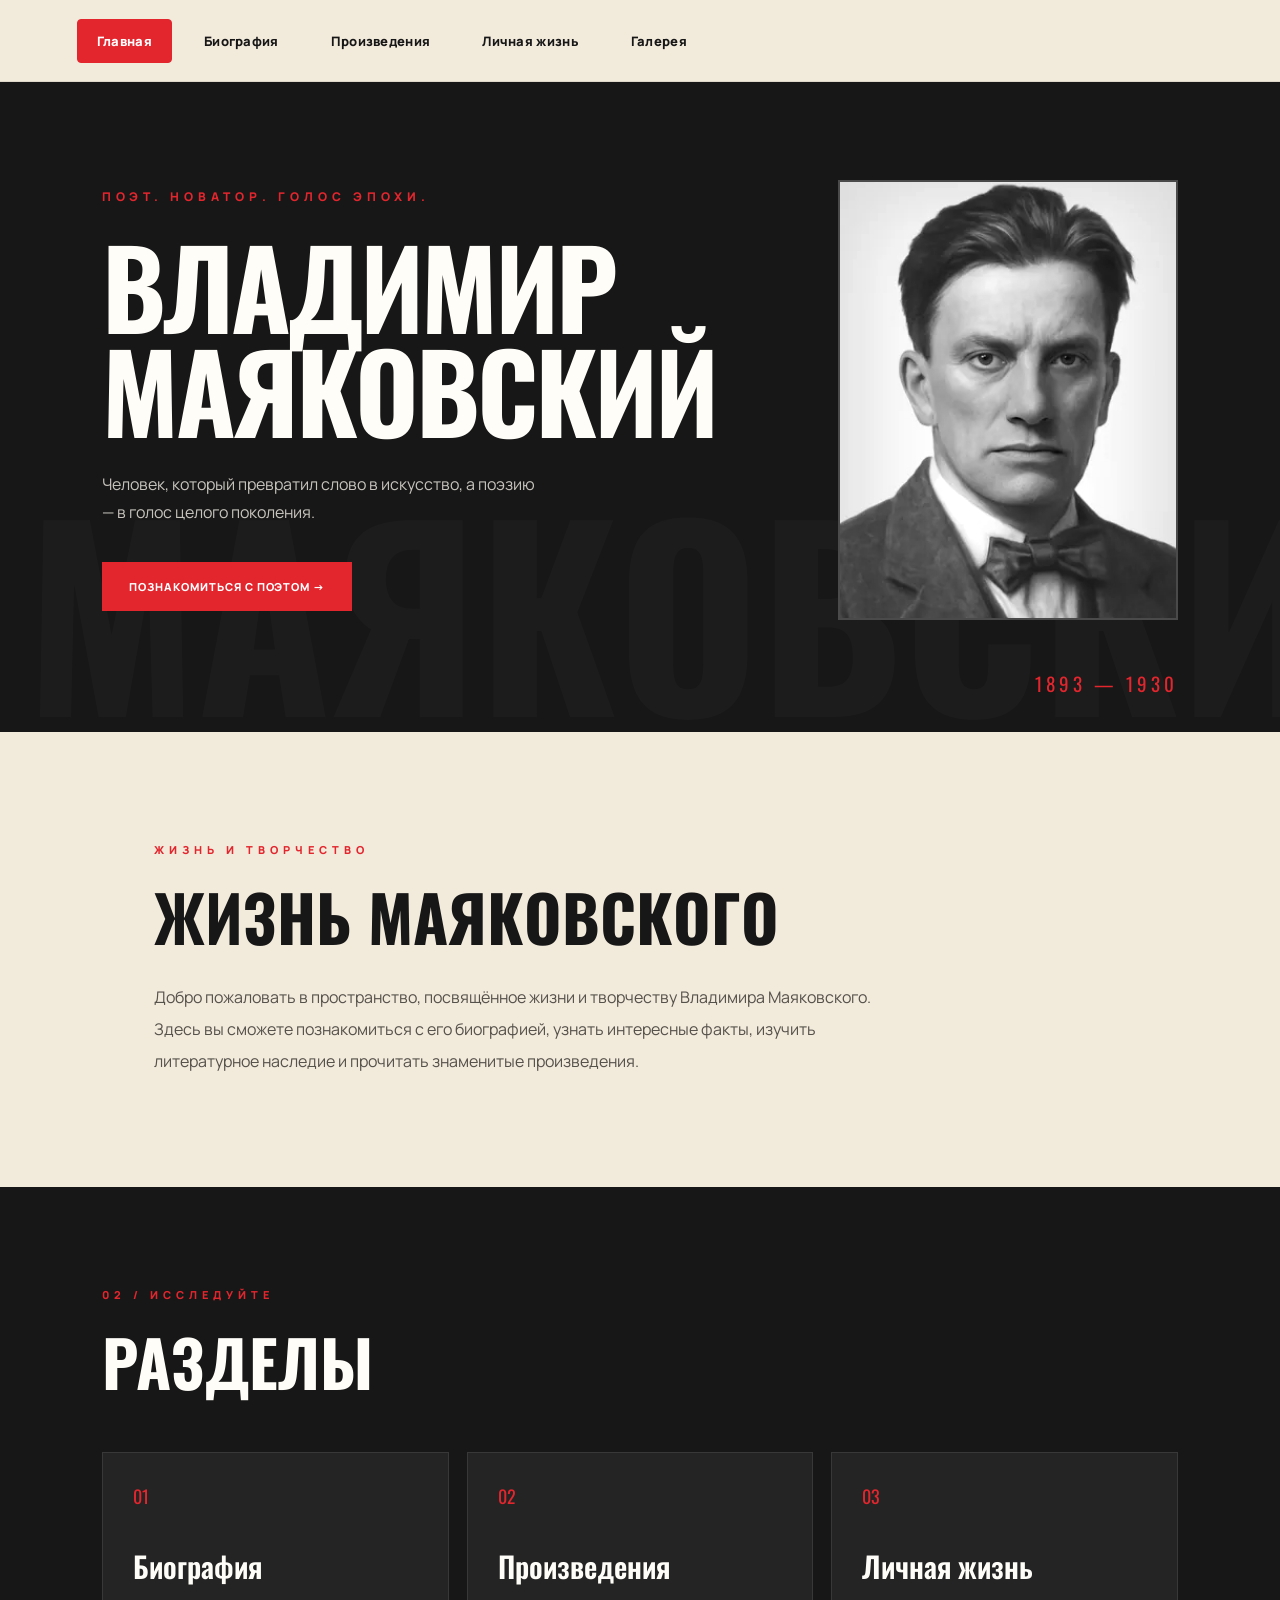
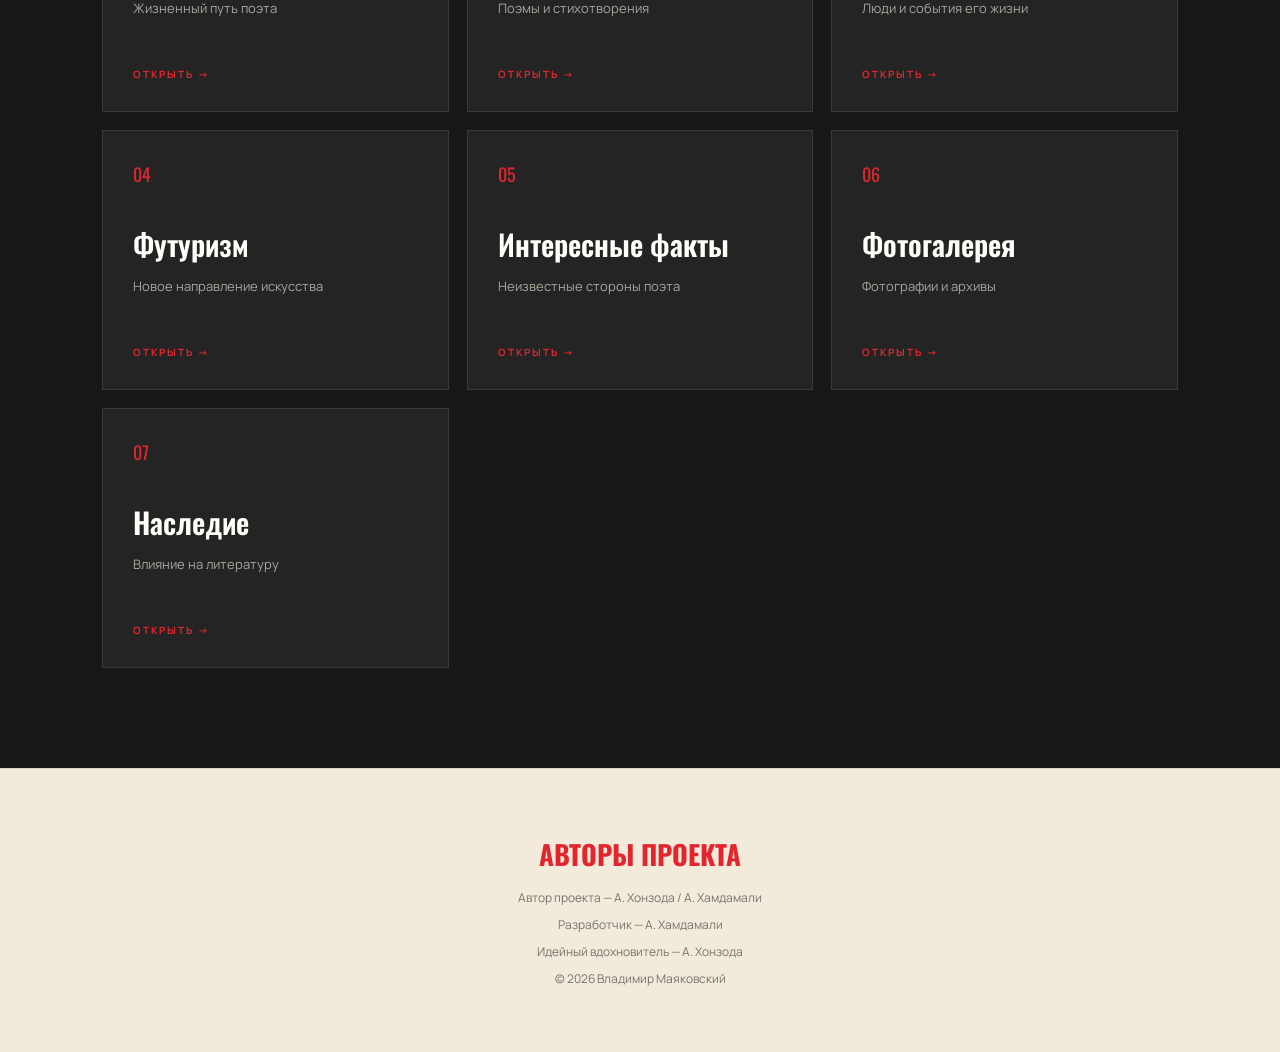
<file: index.html>
<!DOCTYPE html>
<html lang="ru">

<head>
    <meta charset="UTF-8">
    <meta name="viewport" content="width=device-width, initial-scale=1.0">

    <title>Владимир Маяковский | Жизнь и творчество</title>

    <link rel="stylesheet" href="css/style.css">
</head>

<body>

<header class="header">

    <nav class="navigation">
        <a href="index.html">Главная</a>
        <a href="pages/biography.html">Биография</a>
        <a href="pages/works.html">Произведения</a>
        <a href="pages/life.html">Личная жизнь</a>
        <a href="pages/gallery.html">Галерея</a>
    </nav>

</header>

<main>

    <!-- ГЛАВНЫЙ ЭКРАН -->

    <section class="hero">

        <div class="hero-content">

            <p class="subtitle">
                ПОЭТ. НОВАТОР. ГОЛОС ЭПОХИ.
            </p>

            <h1>
                ВЛАДИМИР<br>
                МАЯКОВСКИЙ
            </h1>

            <p class="hero-description">
                Человек, который превратил слово в искусство,
                а поэзию — в голос целого поколения.
            </p>

            <a href="pages/biography.html" class="main-button">
                ПОЗНАКОМИТЬСЯ С ПОЭТОМ →
            </a>

        </div>

        <div class="hero-image">

            <img
                src="images/majakovskij.webp"
                alt="Портрет Владимира Маяковского"
            >

        </div>

        <div class="hero-year">
            1893 — 1930
        </div>

    </section>


    <!-- ЖИЗНЬ МАЯКОВСКОГО -->

    <section class="intro">

        <p class="section-label">
            ЖИЗНЬ И ТВОРЧЕСТВО
        </p>

        <h2>
            ЖИЗНЬ МАЯКОВСКОГО
        </h2>

        <p>
            Добро пожаловать в пространство, посвящённое
            жизни и творчеству Владимира Маяковского.

            Здесь вы сможете познакомиться с его биографией,
            узнать интересные факты, изучить литературное
            наследие и прочитать знаменитые произведения.
        </p>

    </section>


    <!-- РАЗДЕЛЫ -->

    <section class="sections">

        <p class="section-label">
            02 / ИССЛЕДУЙТЕ
        </p>

        <h2>
            РАЗДЕЛЫ
        </h2>

        <div class="section-grid">

            <a href="pages/biography.html" class="section-card">
                <span>01</span>
                <h3>Биография</h3>
                <p>Жизненный путь поэта</p>
                <b>ОТКРЫТЬ →</b>
            </a>

            <a href="pages/works.html" class="section-card">
                <span>02</span>
                <h3>Произведения</h3>
                <p>Поэмы и стихотворения</p>
                <b>ОТКРЫТЬ →</b>
            </a>

            <a href="pages/life.html" class="section-card">
                <span>03</span>
                <h3>Личная жизнь</h3>
                <p>Люди и события его жизни</p>
                <b>ОТКРЫТЬ →</b>
            </a>

            <a href="pages/futurism.html" class="section-card">
                <span>04</span>
                <h3>Футуризм</h3>
                <p>Новое направление искусства</p>
                <b>ОТКРЫТЬ →</b>
            </a>

            <a href="pages/facts.html" class="section-card">
                <span>05</span>
                <h3>Интересные факты</h3>
                <p>Неизвестные стороны поэта</p>
                <b>ОТКРЫТЬ →</b>
            </a>

            <a href="pages/gallery.html" class="section-card">
                <span>06</span>
                <h3>Фотогалерея</h3>
                <p>Фотографии и архивы</p>
                <b>ОТКРЫТЬ →</b>
            </a>

            <a href="pages/legacy.html" class="section-card">
                <span>07</span>
                <h3>Наследие</h3>
                <p>Влияние на литературу</p>
                <b>ОТКРЫТЬ →</b>
            </a>

        </div>

    </section>

</main>


<!-- ПОДВАЛ -->

<footer class="footer">

    <h2>АВТОРЫ ПРОЕКТА</h2>

    <p>
        Автор проекта — А. Хонзода / А. Хамдамали
    </p>

    <p>
        Разработчик — А. Хамдамали
    </p>

    <p>
        Идейный вдохновитель — А. Хонзода
    </p>

    <p class="copyright">
        © 2026 Владимир Маяковский
    </p>

</footer>


<script src="js/script.js"></script>

</body>
</html>
</file>
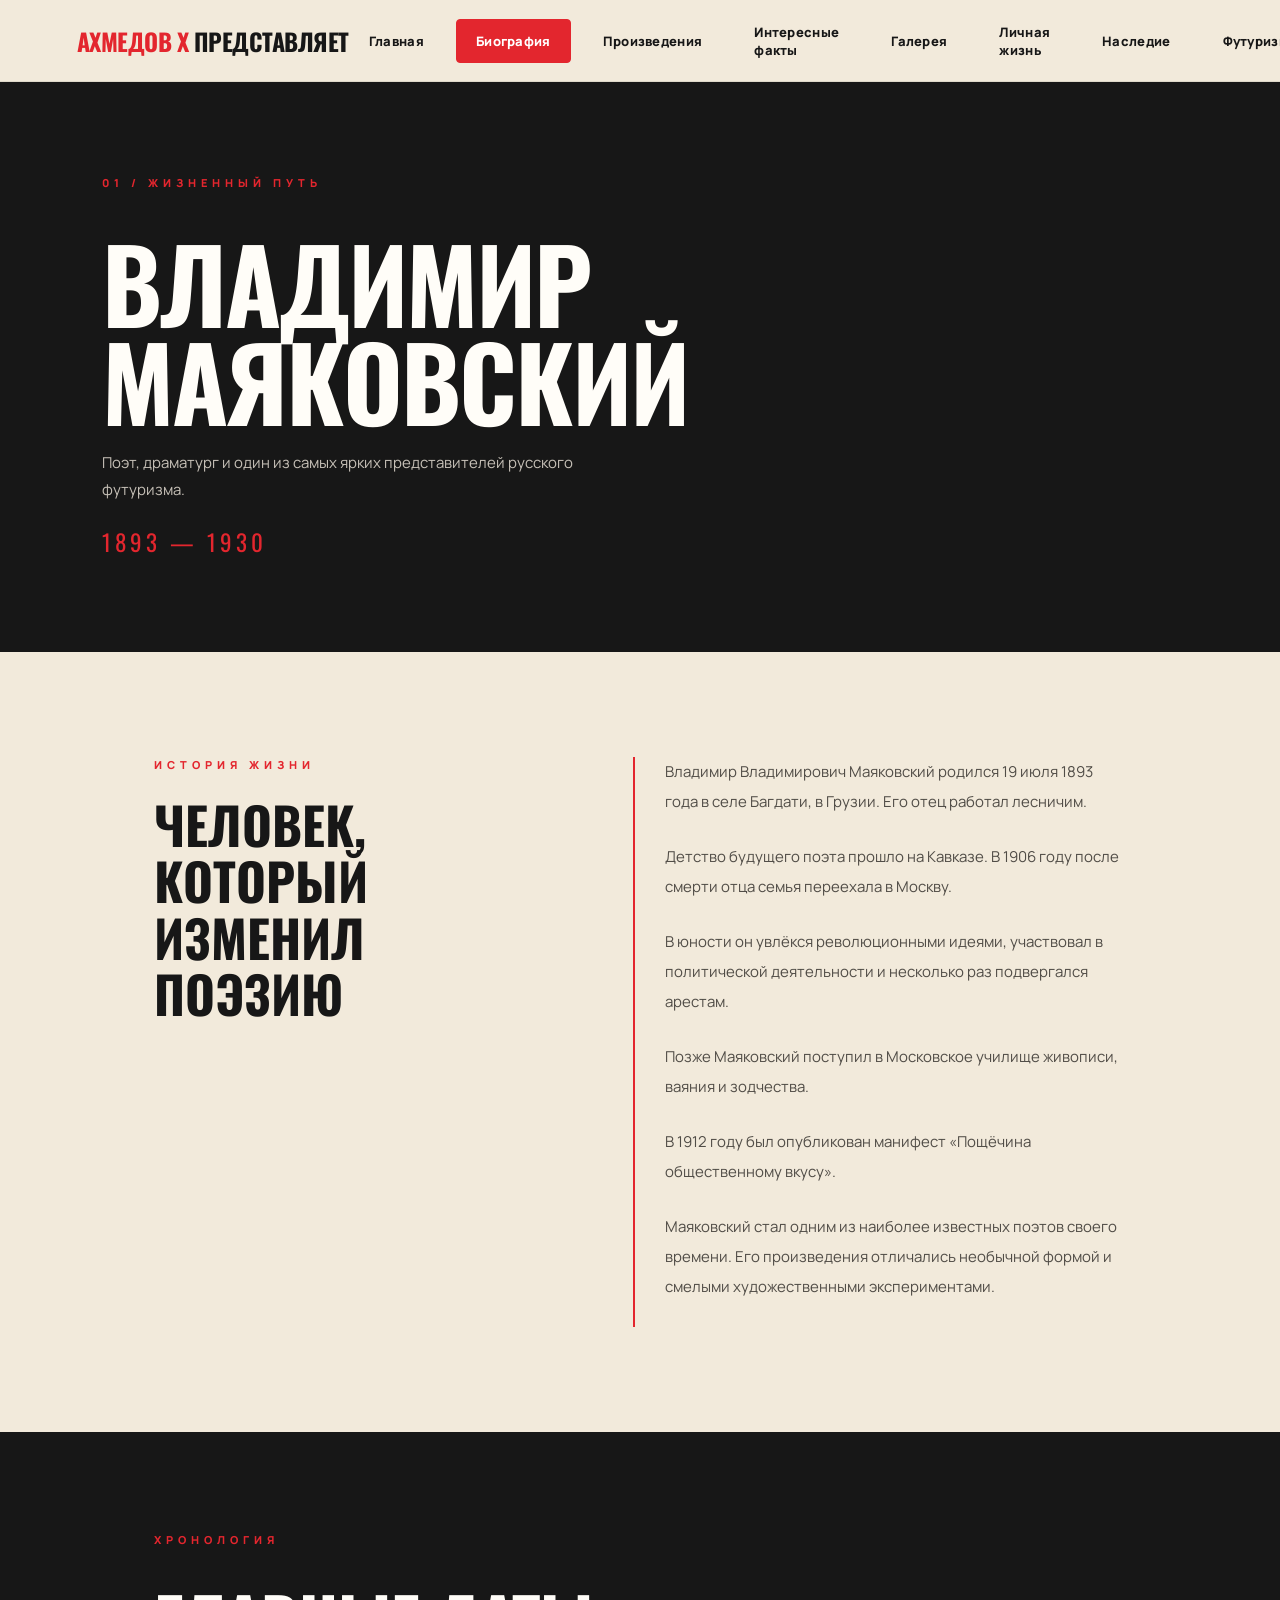
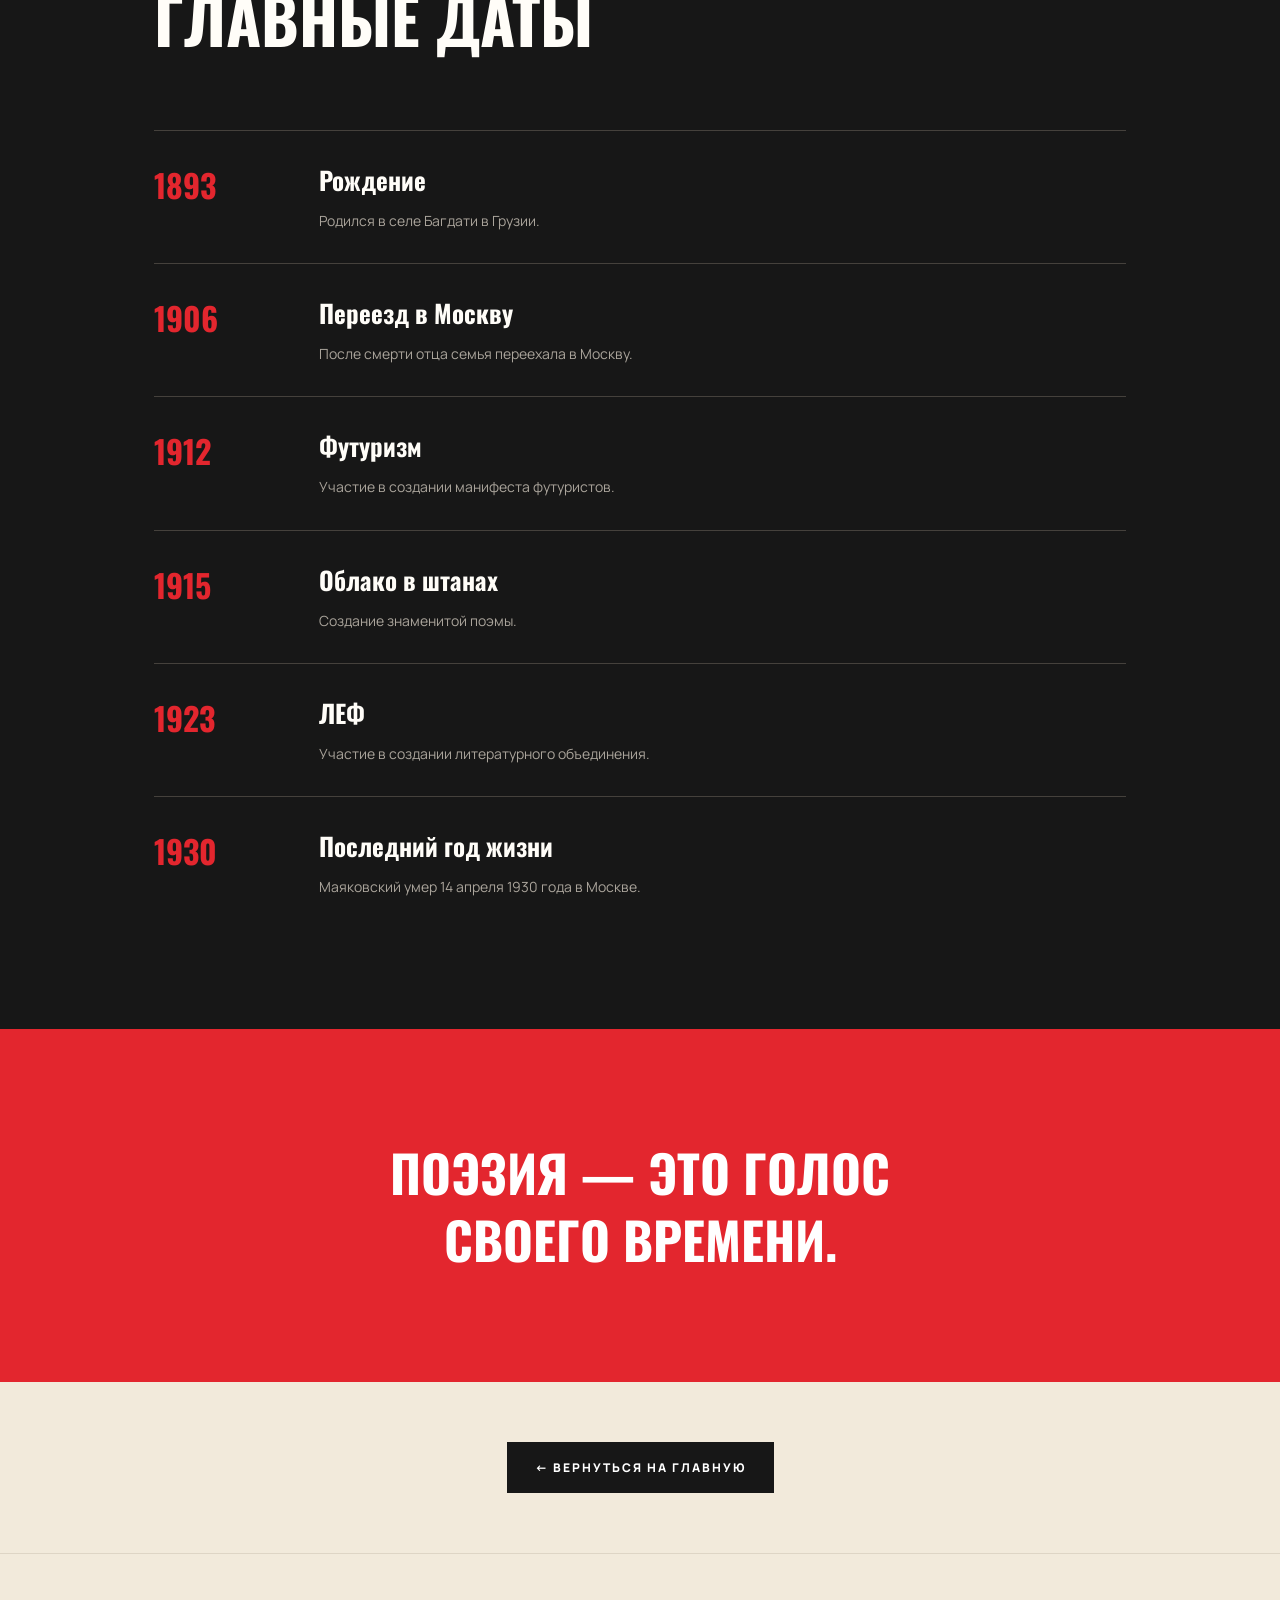
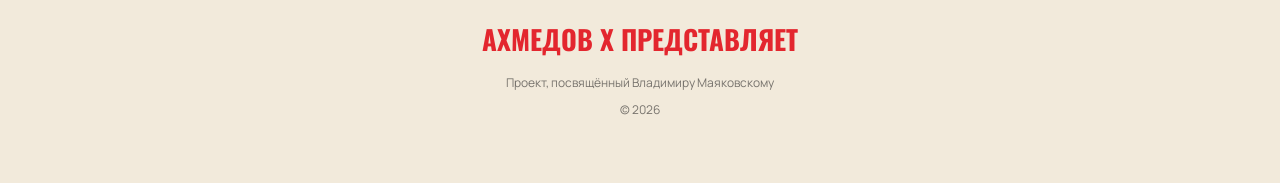
<file: pages/biography.html>
<!DOCTYPE html>
<html lang="ru">
<head>
    <meta charset="UTF-8">
    <meta name="viewport" content="width=device-width, initial-scale=1.0">
    <title>Биография | Владимир Маяковский</title>
    <link rel="stylesheet" href="../css/style.css">
</head>
<body>

<header class="header">
    <a href="../index.html" class="logo">
        АХМЕДОВ Х <span>ПРЕДСТАВЛЯЕТ</span>
    </a>

    
<nav class="navigation">
    <a href="../index.html">Главная</a>
    <a href="biography.html">Биография</a>
    <a href="works.html">Произведения</a>
    <a href="facts.html">Интересные факты</a>
    <a href="gallery.html">Галерея</a>
    <a href="life.html">Личная жизнь</a>
    <a href="legacy.html">Наследие</a>
    <a href="futurism.html">Футуризм</a>
</nav>

</header>

<main class="bio-page">

    <section class="bio-hero">
        <p class="section-label">01 / ЖИЗНЕННЫЙ ПУТЬ</p>
        <h1>ВЛАДИМИР<br>МАЯКОВСКИЙ</h1>
        <p class="bio-subtitle">
            Поэт, драматург и один из самых ярких представителей
            русского футуризма.
        </p>
        <div class="bio-years">1893 — 1930</div>
    </section>

    <section class="bio-content">
        <div class="bio-heading">
            <p class="section-label">ИСТОРИЯ ЖИЗНИ</p>
            <h2>ЧЕЛОВЕК, КОТОРЫЙ ИЗМЕНИЛ ПОЭЗИЮ</h2>
        </div>

        <div class="bio-text">
            <p>
                Владимир Владимирович Маяковский родился
                19 июля 1893 года в селе Багдати, в Грузии.
                Его отец работал лесничим.
            </p>

            <p>
                Детство будущего поэта прошло на Кавказе.
                В 1906 году после смерти отца семья переехала
                в Москву.
            </p>

            <p>
                В юности он увлёкся революционными идеями,
                участвовал в политической деятельности
                и несколько раз подвергался арестам.
            </p>

            <p>
                Позже Маяковский поступил в Московское училище
                живописи, ваяния и зодчества.
            </p>

            <p>
                В 1912 году был опубликован манифест
                «Пощёчина общественному вкусу».
            </p>

            <p>
                Маяковский стал одним из наиболее известных
                поэтов своего времени. Его произведения
                отличались необычной формой и смелыми
                художественными экспериментами.
            </p>
        </div>
    </section>

    <section class="bio-timeline">
        <p class="section-label">ХРОНОЛОГИЯ</p>
        <h2>ГЛАВНЫЕ ДАТЫ</h2>

        <div class="timeline-item">
            <span>1893</span>
            <div>
                <h3>Рождение</h3>
                <p>Родился в селе Багдати в Грузии.</p>
            </div>
        </div>

        <div class="timeline-item">
            <span>1906</span>
            <div>
                <h3>Переезд в Москву</h3>
                <p>После смерти отца семья переехала в Москву.</p>
            </div>
        </div>

        <div class="timeline-item">
            <span>1912</span>
            <div>
                <h3>Футуризм</h3>
                <p>Участие в создании манифеста футуристов.</p>
            </div>
        </div>

        <div class="timeline-item">
            <span>1915</span>
            <div>
                <h3>Облако в штанах</h3>
                <p>Создание знаменитой поэмы.</p>
            </div>
        </div>

        <div class="timeline-item">
            <span>1923</span>
            <div>
                <h3>ЛЕФ</h3>
                <p>Участие в создании литературного объединения.</p>
            </div>
        </div>

        <div class="timeline-item">
            <span>1930</span>
            <div>
                <h3>Последний год жизни</h3>
                <p>Маяковский умер 14 апреля 1930 года в Москве.</p>
            </div>
        </div>
    </section>

    <section class="bio-quote">
        <p>ПОЭЗИЯ — ЭТО ГОЛОС</p>
        <p>СВОЕГО ВРЕМЕНИ.</p>
    </section>

    <div class="bio-back">
        <a href="../index.html">← ВЕРНУТЬСЯ НА ГЛАВНУЮ</a>
    </div>

</main>

<footer class="footer">
    <h2>АХМЕДОВ Х ПРЕДСТАВЛЯЕТ</h2>
    <p>Проект, посвящённый Владимиру Маяковскому</p>
    <p>© 2026</p>
</footer>

<script src="../js/script.js"></script>

</body>
</html>
</file>
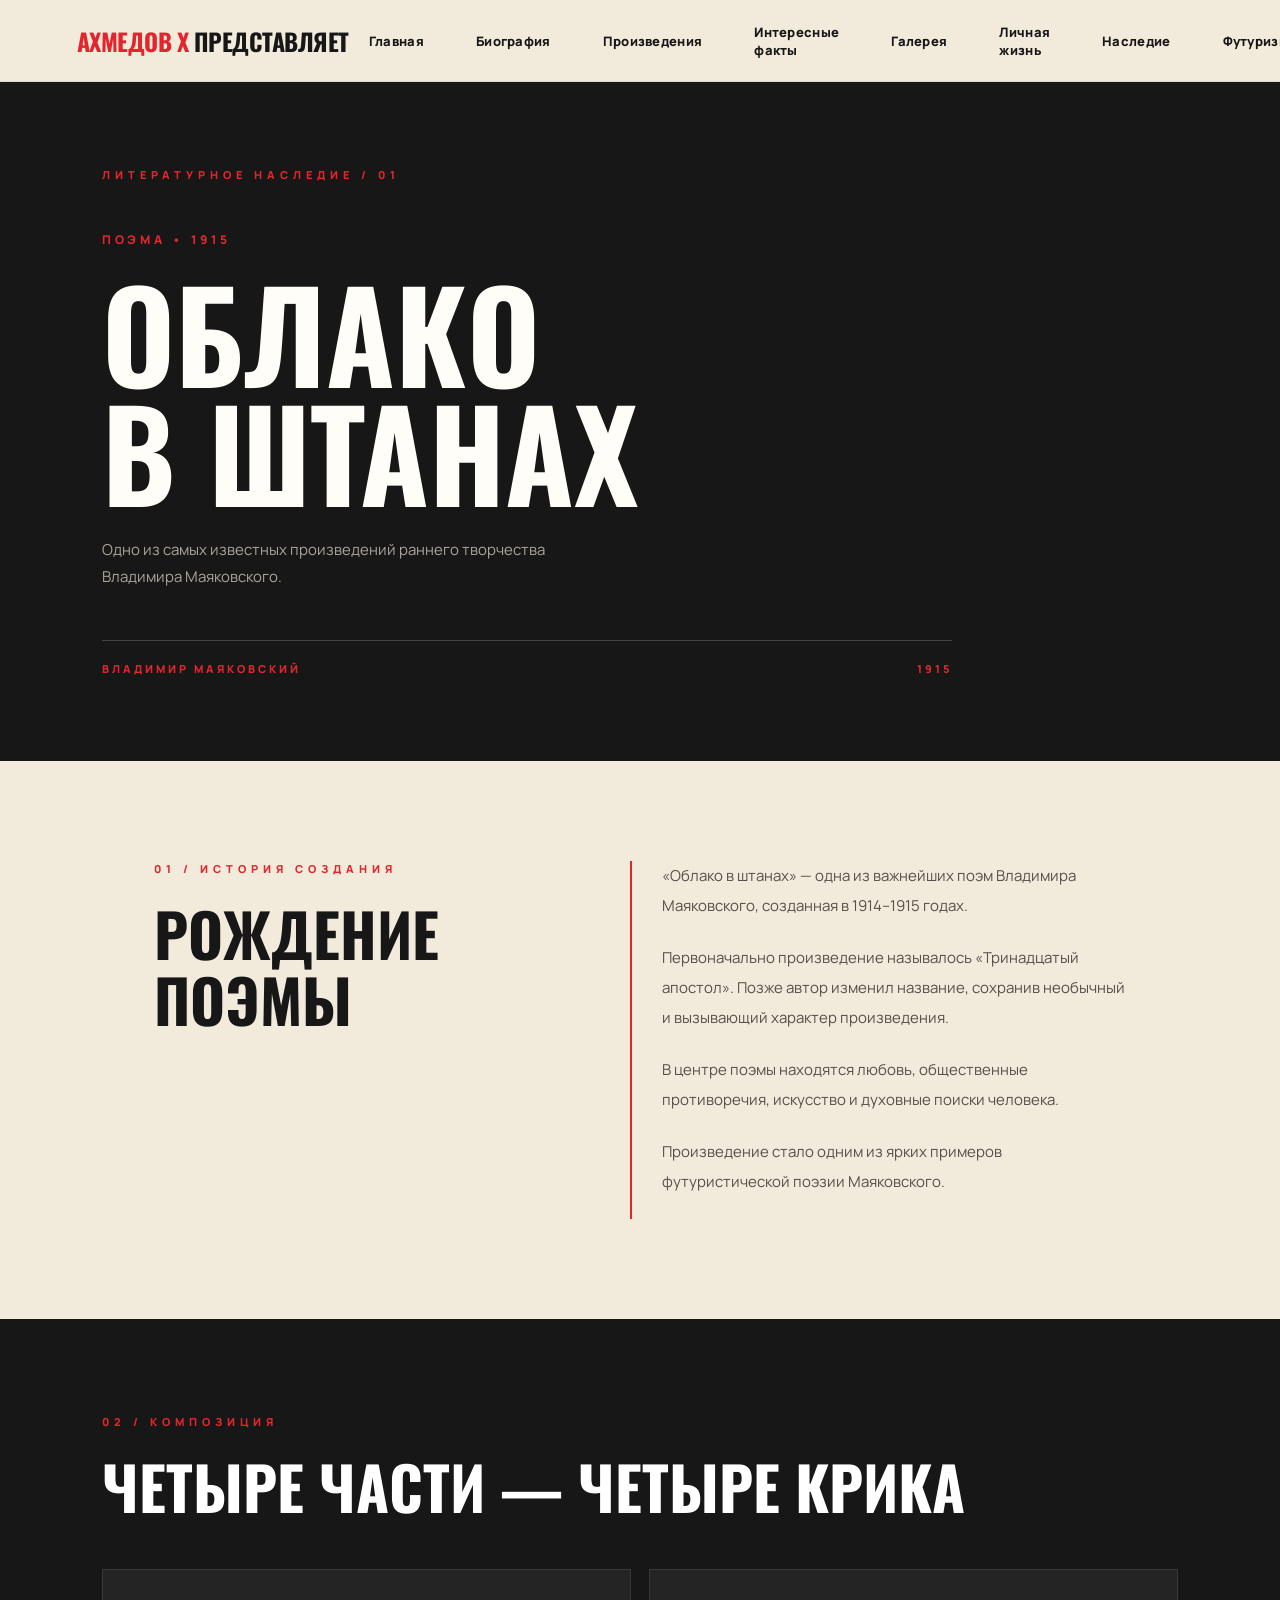
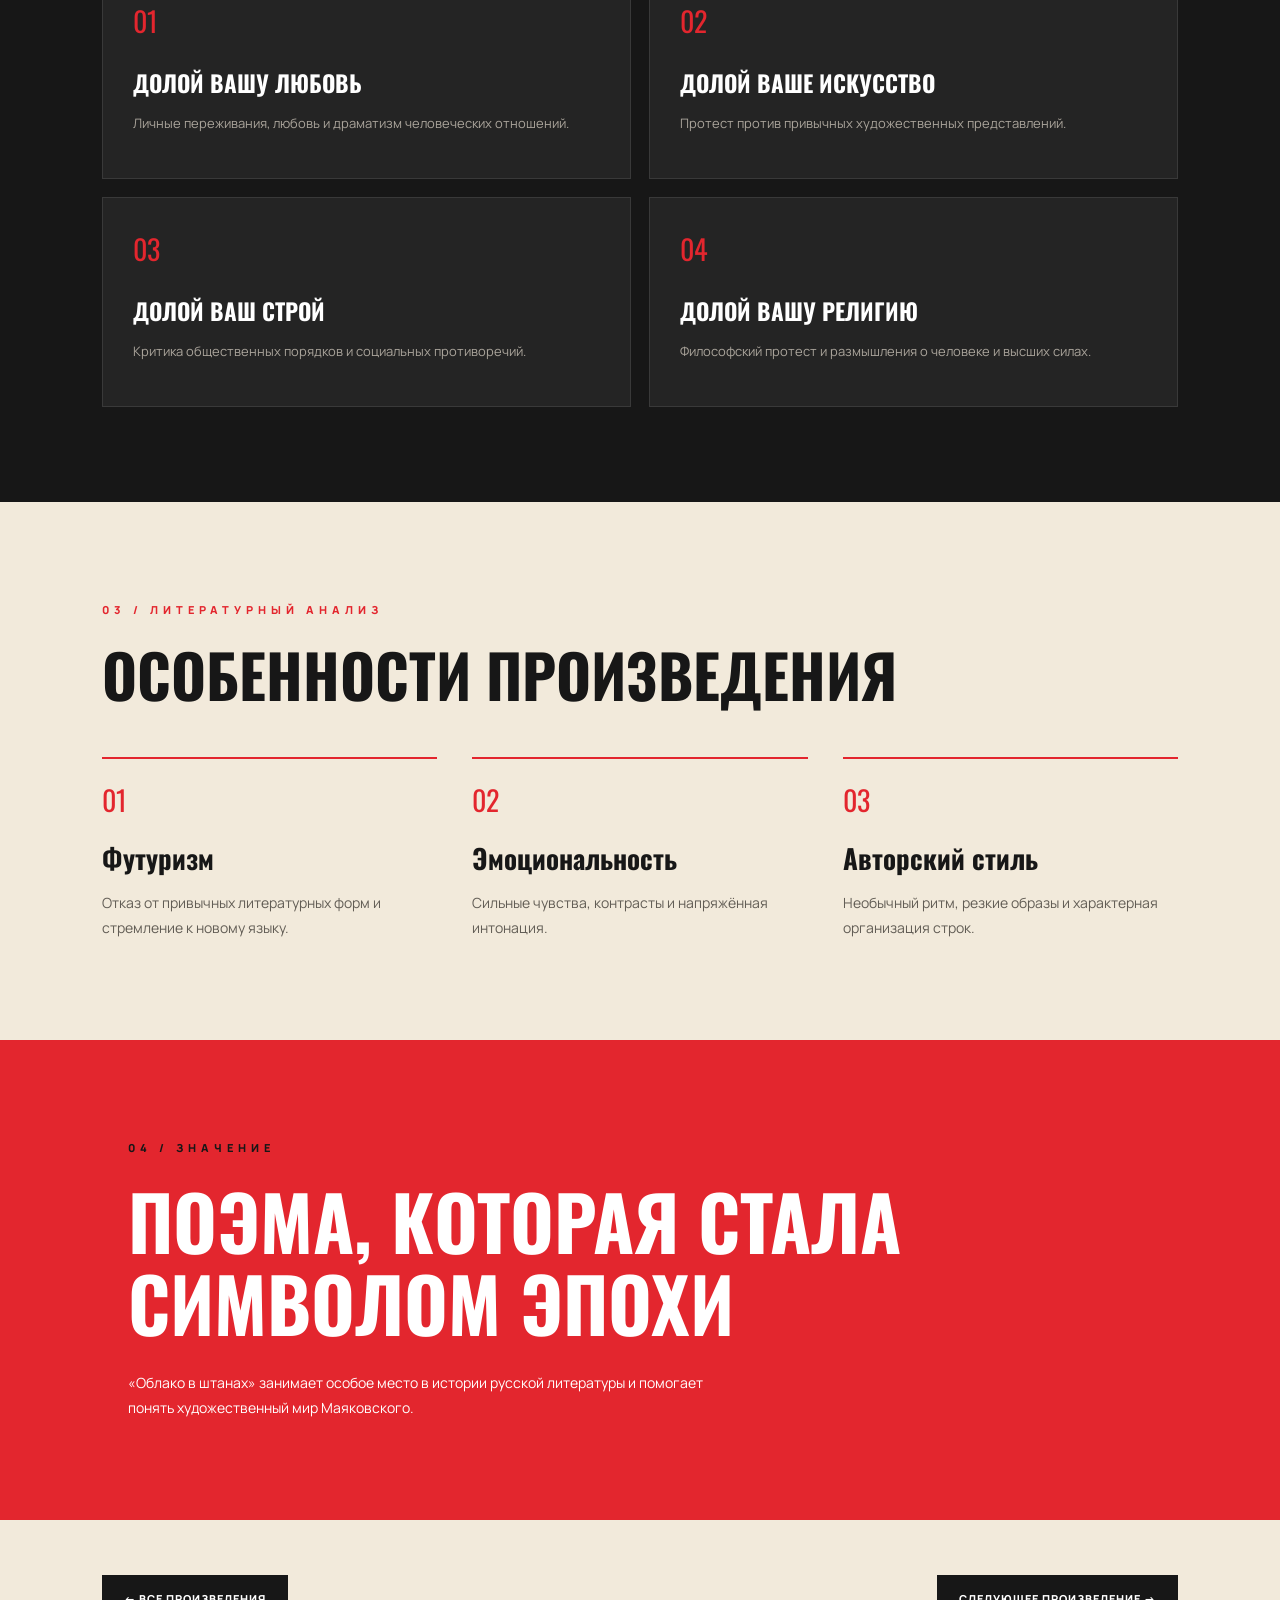
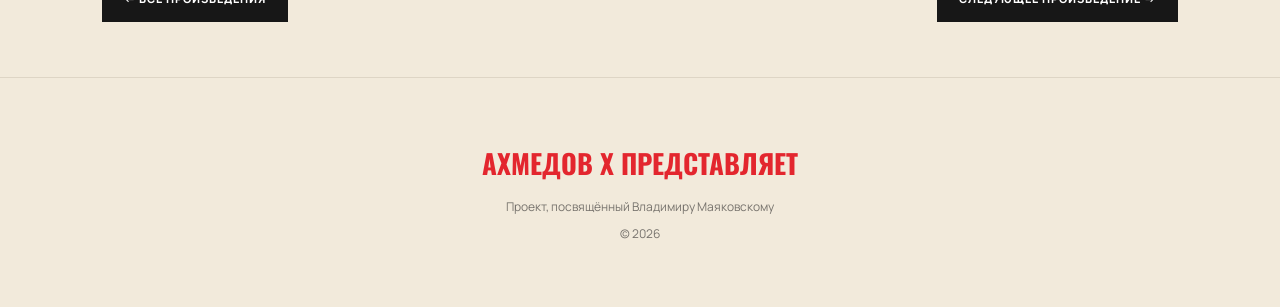
<file: pages/cloud.html>
<!DOCTYPE html>
<html lang="ru">
<head>
    <meta charset="UTF-8">
    <meta name="viewport" content="width=device-width, initial-scale=1.0">
    <title>Облако в штанах | Владимир Маяковский</title>
    <link rel="stylesheet" href="../css/style.css">
</head>
<body>

<header class="header">
    <a href="../index.html" class="logo">
        АХМЕДОВ Х <span>ПРЕДСТАВЛЯЕТ</span>
    </a>

   

<nav class="navigation">
    <a href="../index.html">Главная</a>
    <a href="biography.html">Биография</a>
    <a href="works.html">Произведения</a>
    <a href="facts.html">Интересные факты</a>
    <a href="gallery.html">Галерея</a>
    <a href="life.html">Личная жизнь</a>
    <a href="legacy.html">Наследие</a>
    <a href="futurism.html">Футуризм</a>
</nav>


</header>

<main class="work-detail">

    <section class="detail-hero">
        <p class="section-label">ЛИТЕРАТУРНОЕ НАСЛЕДИЕ / 01</p>

        <span class="detail-category">ПОЭМА • 1915</span>

        <h1>ОБЛАКО<br>В ШТАНАХ</h1>

        <p class="detail-subtitle">
            Одно из самых известных произведений
            раннего творчества Владимира Маяковского.
        </p>

        <div class="detail-bottom">
            <span>ВЛАДИМИР МАЯКОВСКИЙ</span>
            <span>1915</span>
        </div>
    </section>

    <section class="detail-intro">

        <div class="detail-title">
            <p class="section-label">01 / ИСТОРИЯ СОЗДАНИЯ</p>
            <h2>РОЖДЕНИЕ<br>ПОЭМЫ</h2>
        </div>

        <div class="detail-text">
            <p>
                «Облако в штанах» — одна из важнейших
                поэм Владимира Маяковского, созданная
                в 1914–1915 годах.
            </p>

            <p>
                Первоначально произведение называлось
                «Тринадцатый апостол». Позже автор
                изменил название, сохранив необычный
                и вызывающий характер произведения.
            </p>

            <p>
                В центре поэмы находятся любовь,
                общественные противоречия, искусство
                и духовные поиски человека.
            </p>

            <p>
                Произведение стало одним из ярких
                примеров футуристической поэзии
                Маяковского.
            </p>
        </div>

    </section>

    <section class="detail-structure">

        <p class="section-label">02 / КОМПОЗИЦИЯ</p>
        <h2>ЧЕТЫРЕ ЧАСТИ — ЧЕТЫРЕ КРИКА</h2>

        <div class="structure-grid">

            <article class="structure-card">
                <span>01</span>
                <h3>ДОЛОЙ ВАШУ ЛЮБОВЬ</h3>
                <p>
                    Личные переживания, любовь
                    и драматизм человеческих отношений.
                </p>
            </article>

            <article class="structure-card">
                <span>02</span>
                <h3>ДОЛОЙ ВАШЕ ИСКУССТВО</h3>
                <p>
                    Протест против привычных
                    художественных представлений.
                </p>
            </article>

            <article class="structure-card">
                <span>03</span>
                <h3>ДОЛОЙ ВАШ СТРОЙ</h3>
                <p>
                    Критика общественных порядков
                    и социальных противоречий.
                </p>
            </article>

            <article class="structure-card">
                <span>04</span>
                <h3>ДОЛОЙ ВАШУ РЕЛИГИЮ</h3>
                <p>
                    Философский протест и размышления
                    о человеке и высших силах.
                </p>
            </article>

        </div>

    </section>

    <section class="detail-analysis">

        <p class="section-label">03 / ЛИТЕРАТУРНЫЙ АНАЛИЗ</p>
        <h2>ОСОБЕННОСТИ ПРОИЗВЕДЕНИЯ</h2>

        <div class="analysis-grid">

            <div>
                <span>01</span>
                <h3>Футуризм</h3>
                <p>
                    Отказ от привычных литературных
                    форм и стремление к новому языку.
                </p>
            </div>

            <div>
                <span>02</span>
                <h3>Эмоциональность</h3>
                <p>
                    Сильные чувства, контрасты
                    и напряжённая интонация.
                </p>
            </div>

            <div>
                <span>03</span>
                <h3>Авторский стиль</h3>
                <p>
                    Необычный ритм, резкие образы
                    и характерная организация строк.
                </p>
            </div>

        </div>

    </section>

    <section class="detail-quote">
        <p class="section-label">04 / ЗНАЧЕНИЕ</p>
        <h2>ПОЭМА, КОТОРАЯ СТАЛА СИМВОЛОМ ЭПОХИ</h2>
        <p>
            «Облако в штанах» занимает особое место
            в истории русской литературы и помогает
            понять художественный мир Маяковского.
        </p>
    </section>

    <div class="detail-navigation">
        <a href="works.html">← ВСЕ ПРОИЗВЕДЕНИЯ</a>
        <a href="flute.html">СЛЕДУЮЩЕЕ ПРОИЗВЕДЕНИЕ →</a>
    </div>

</main>

<footer class="footer">
    <h2>АХМЕДОВ Х ПРЕДСТАВЛЯЕТ</h2>
    <p>Проект, посвящённый Владимиру Маяковскому</p>
    <p>© 2026</p>
</footer>

<script src="../js/script.js"></script>

</body>
</html>
</file>
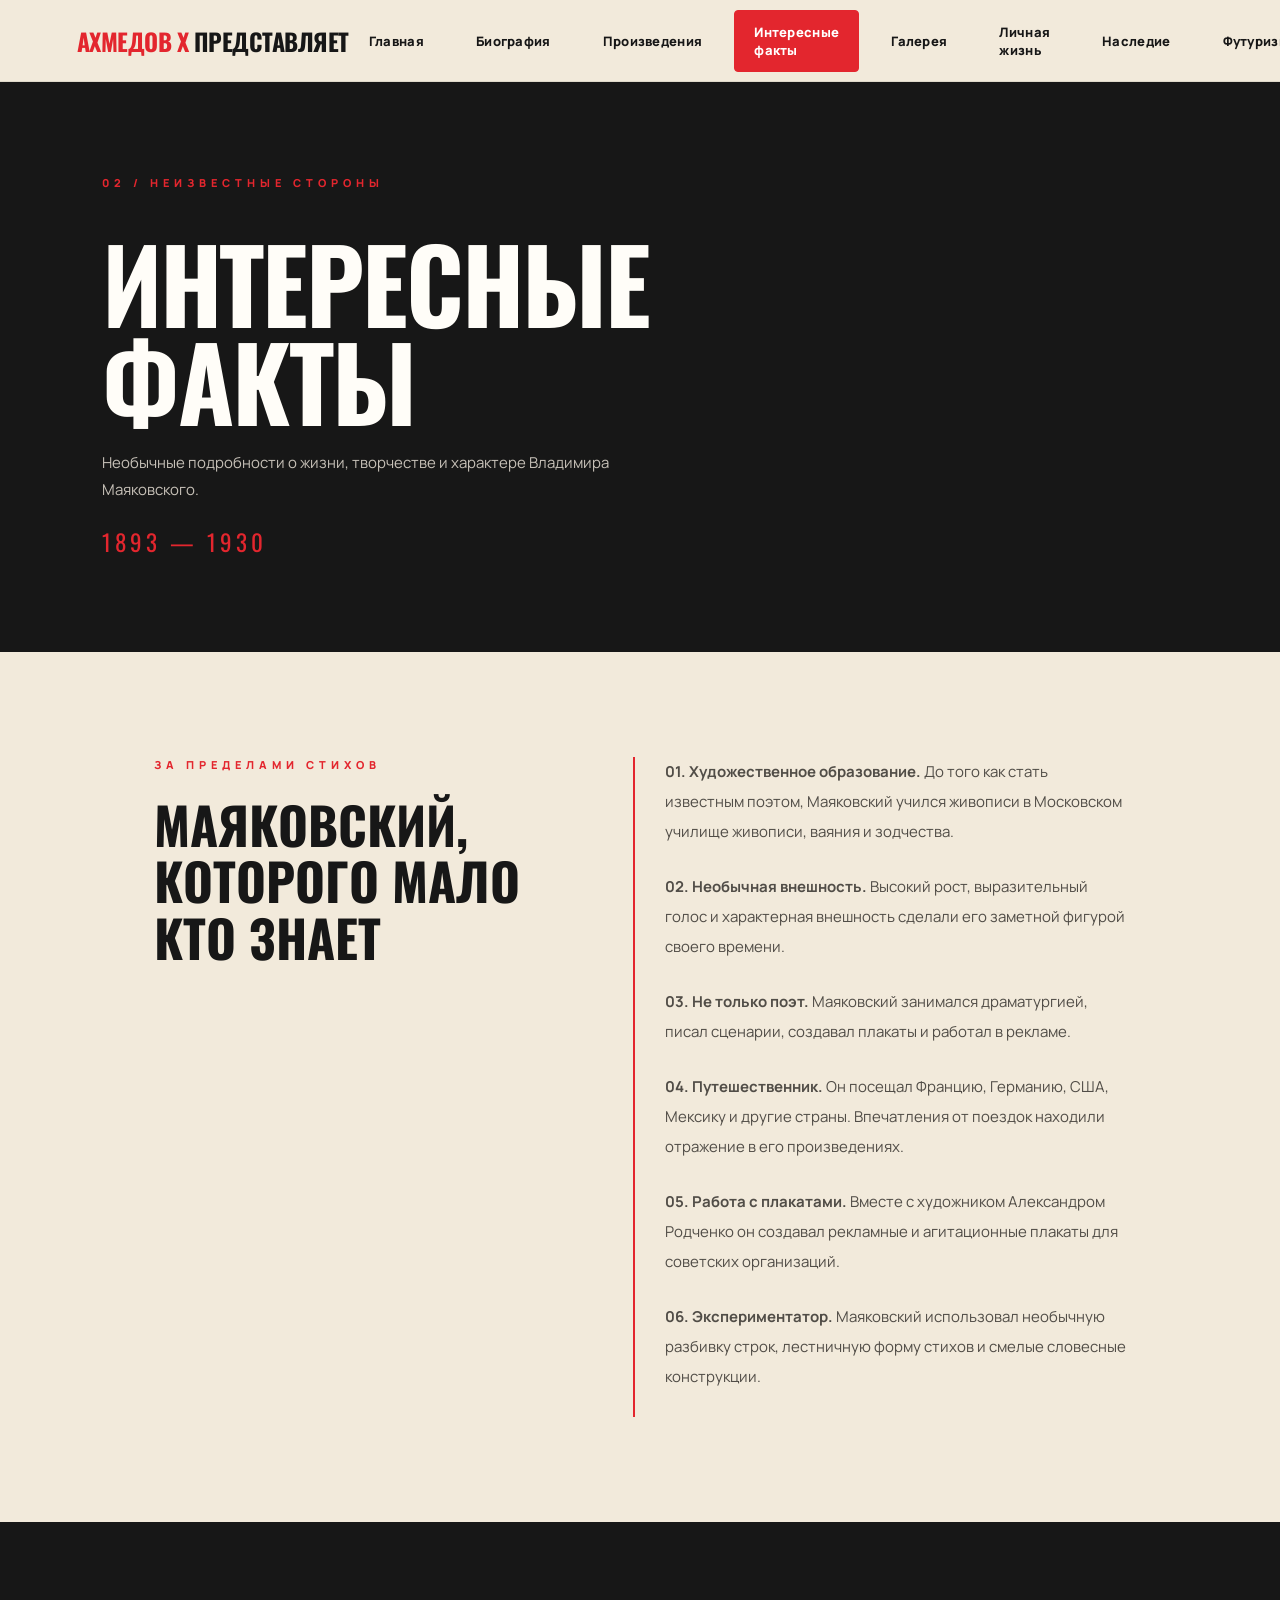
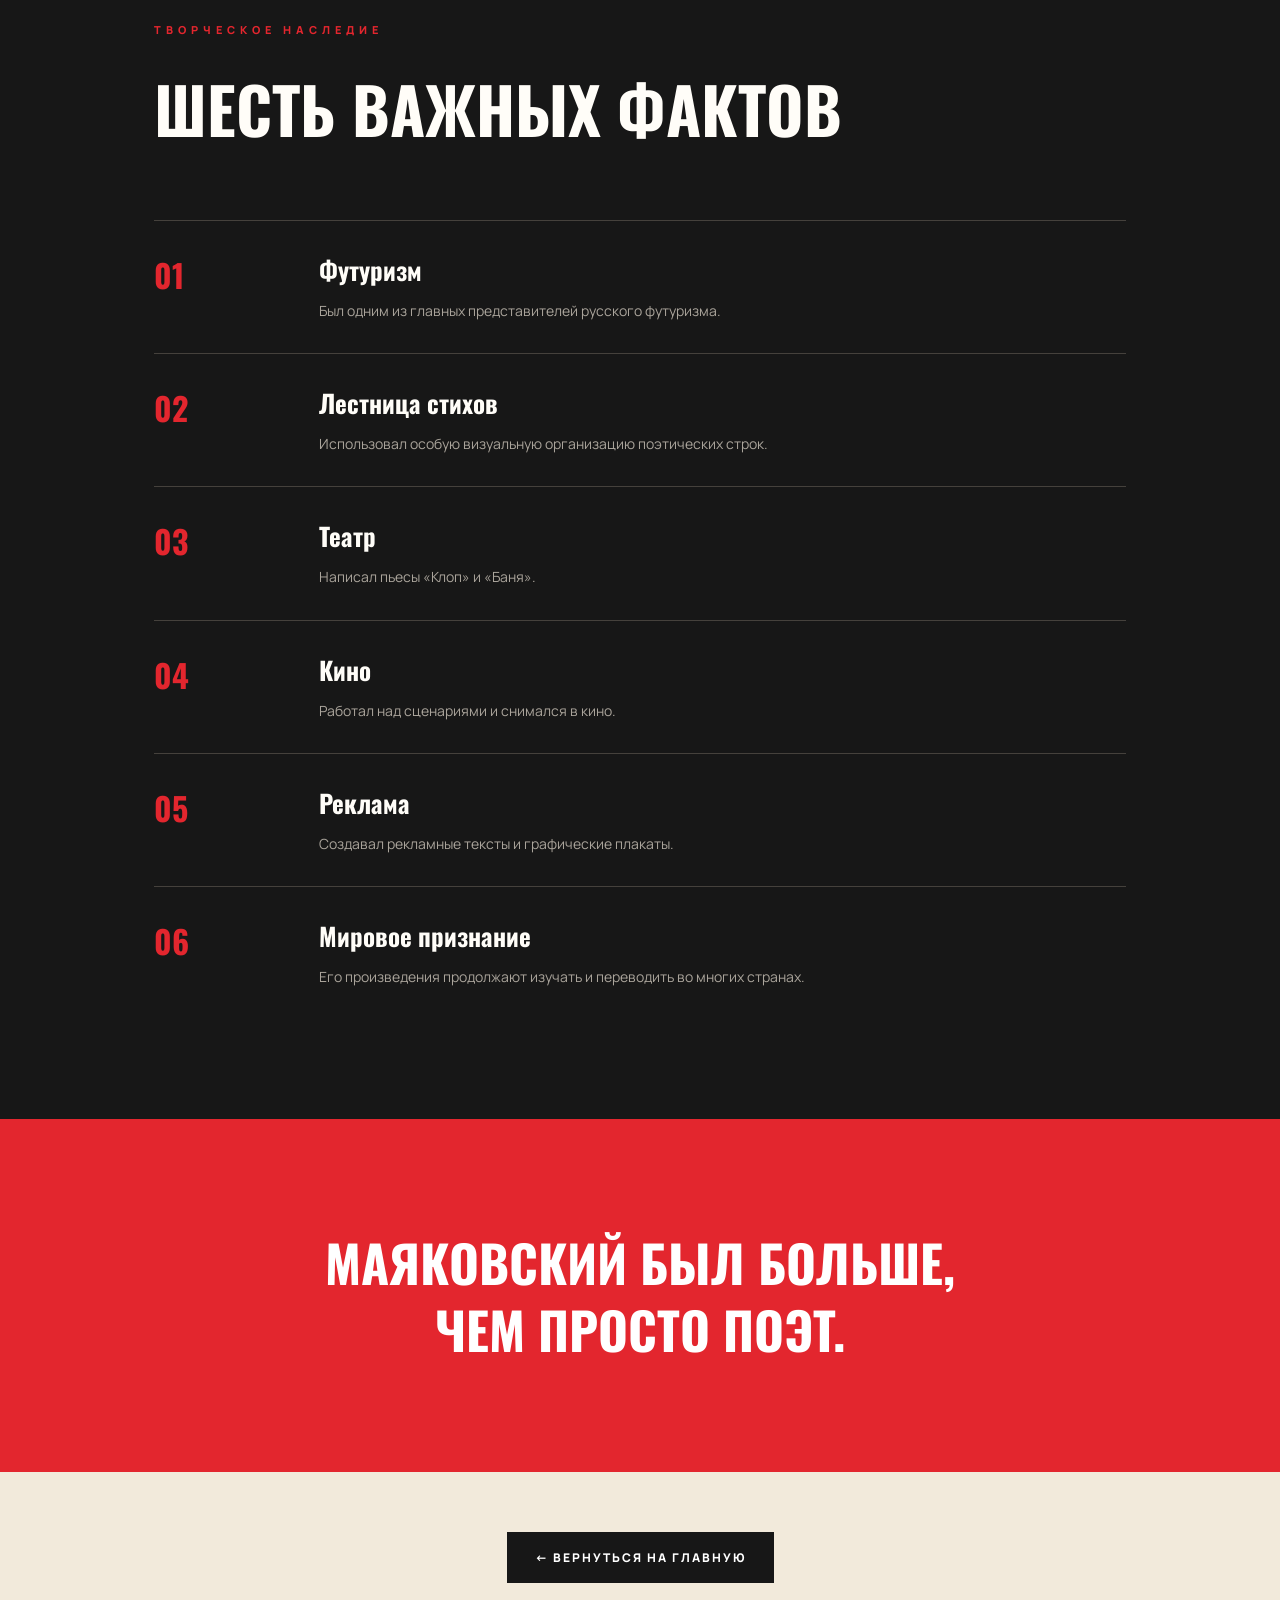
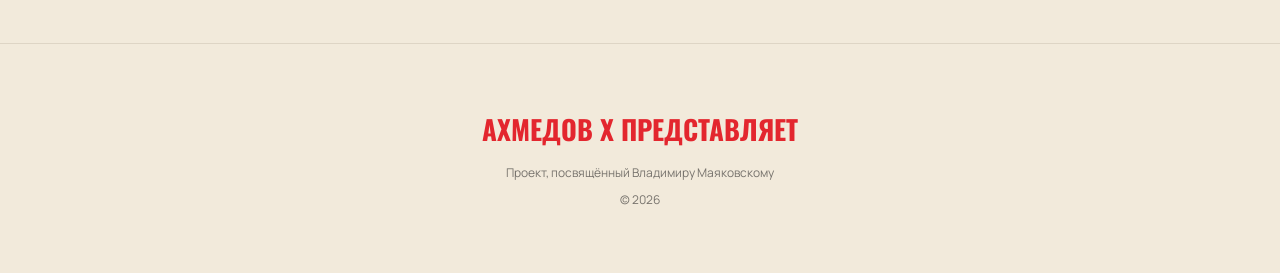
<file: pages/facts.html>
<!DOCTYPE html>
<html lang="ru">
<head>
    <meta charset="UTF-8">
    <meta name="viewport" content="width=device-width, initial-scale=1.0">
    <title>Факты | Владимир Маяковский</title>
    <link rel="stylesheet" href="../css/style.css">
</head>
<body>

<header class="header">
    <a href="../index.html" class="logo">
        АХМЕДОВ Х <span>ПРЕДСТАВЛЯЕТ</span>
    </a>

    

<nav class="navigation">
    <a href="../index.html">Главная</a>
    <a href="biography.html">Биография</a>
    <a href="works.html">Произведения</a>
    <a href="facts.html">Интересные факты</a>
    <a href="gallery.html">Галерея</a>
    <a href="life.html">Личная жизнь</a>
    <a href="legacy.html">Наследие</a>
    <a href="futurism.html">Футуризм</a>
</nav>


</header>

<main class="bio-page">

    <section class="bio-hero">
        <p class="section-label">02 / НЕИЗВЕСТНЫЕ СТОРОНЫ</p>

        <h1>ИНТЕРЕСНЫЕ<br>ФАКТЫ</h1>

        <p class="bio-subtitle">
            Необычные подробности о жизни,
            творчестве и характере Владимира Маяковского.
        </p>

        <div class="bio-years">1893 — 1930</div>
    </section>

    <section class="bio-content">

        <div class="bio-heading">
            <p class="section-label">ЗА ПРЕДЕЛАМИ СТИХОВ</p>
            <h2>МАЯКОВСКИЙ, КОТОРОГО МАЛО КТО ЗНАЕТ</h2>
        </div>

        <div class="bio-text">

            <p>
                <strong>01. Художественное образование.</strong>
                До того как стать известным поэтом,
                Маяковский учился живописи в Московском
                училище живописи, ваяния и зодчества.
            </p>

            <p>
                <strong>02. Необычная внешность.</strong>
                Высокий рост, выразительный голос
                и характерная внешность сделали его
                заметной фигурой своего времени.
            </p>

            <p>
                <strong>03. Не только поэт.</strong>
                Маяковский занимался драматургией,
                писал сценарии, создавал плакаты
                и работал в рекламе.
            </p>

            <p>
                <strong>04. Путешественник.</strong>
                Он посещал Францию, Германию,
                США, Мексику и другие страны.
                Впечатления от поездок находили
                отражение в его произведениях.
            </p>

            <p>
                <strong>05. Работа с плакатами.</strong>
                Вместе с художником Александром Родченко
                он создавал рекламные и агитационные
                плакаты для советских организаций.
            </p>

            <p>
                <strong>06. Экспериментатор.</strong>
                Маяковский использовал необычную
                разбивку строк, лестничную форму
                стихов и смелые словесные конструкции.
            </p>

        </div>

    </section>

    <section class="bio-timeline">

        <p class="section-label">ТВОРЧЕСКОЕ НАСЛЕДИЕ</p>
        <h2>ШЕСТЬ ВАЖНЫХ ФАКТОВ</h2>

        <div class="timeline-item">
            <span>01</span>
            <div>
                <h3>Футуризм</h3>
                <p>
                    Был одним из главных представителей
                    русского футуризма.
                </p>
            </div>
        </div>

        <div class="timeline-item">
            <span>02</span>
            <div>
                <h3>Лестница стихов</h3>
                <p>
                    Использовал особую визуальную
                    организацию поэтических строк.
                </p>
            </div>
        </div>

        <div class="timeline-item">
            <span>03</span>
            <div>
                <h3>Театр</h3>
                <p>
                    Написал пьесы «Клоп» и «Баня».
                </p>
            </div>
        </div>

        <div class="timeline-item">
            <span>04</span>
            <div>
                <h3>Кино</h3>
                <p>
                    Работал над сценариями
                    и снимался в кино.
                </p>
            </div>
        </div>

        <div class="timeline-item">
            <span>05</span>
            <div>
                <h3>Реклама</h3>
                <p>
                    Создавал рекламные тексты
                    и графические плакаты.
                </p>
            </div>
        </div>

        <div class="timeline-item">
            <span>06</span>
            <div>
                <h3>Мировое признание</h3>
                <p>
                    Его произведения продолжают
                    изучать и переводить во многих странах.
                </p>
            </div>
        </div>

    </section>

    <section class="bio-quote">
        <p>МАЯКОВСКИЙ БЫЛ БОЛЬШЕ,</p>
        <p>ЧЕМ ПРОСТО ПОЭТ.</p>
    </section>

    <div class="bio-back">
        <a href="../index.html">← ВЕРНУТЬСЯ НА ГЛАВНУЮ</a>
    </div>

</main>

<footer class="footer">
    <h2>АХМЕДОВ Х ПРЕДСТАВЛЯЕТ</h2>
    <p>Проект, посвящённый Владимиру Маяковскому</p>
    <p>© 2026</p>
</footer>

<script src="../js/script.js"></script>

</body>
</html>
</file>
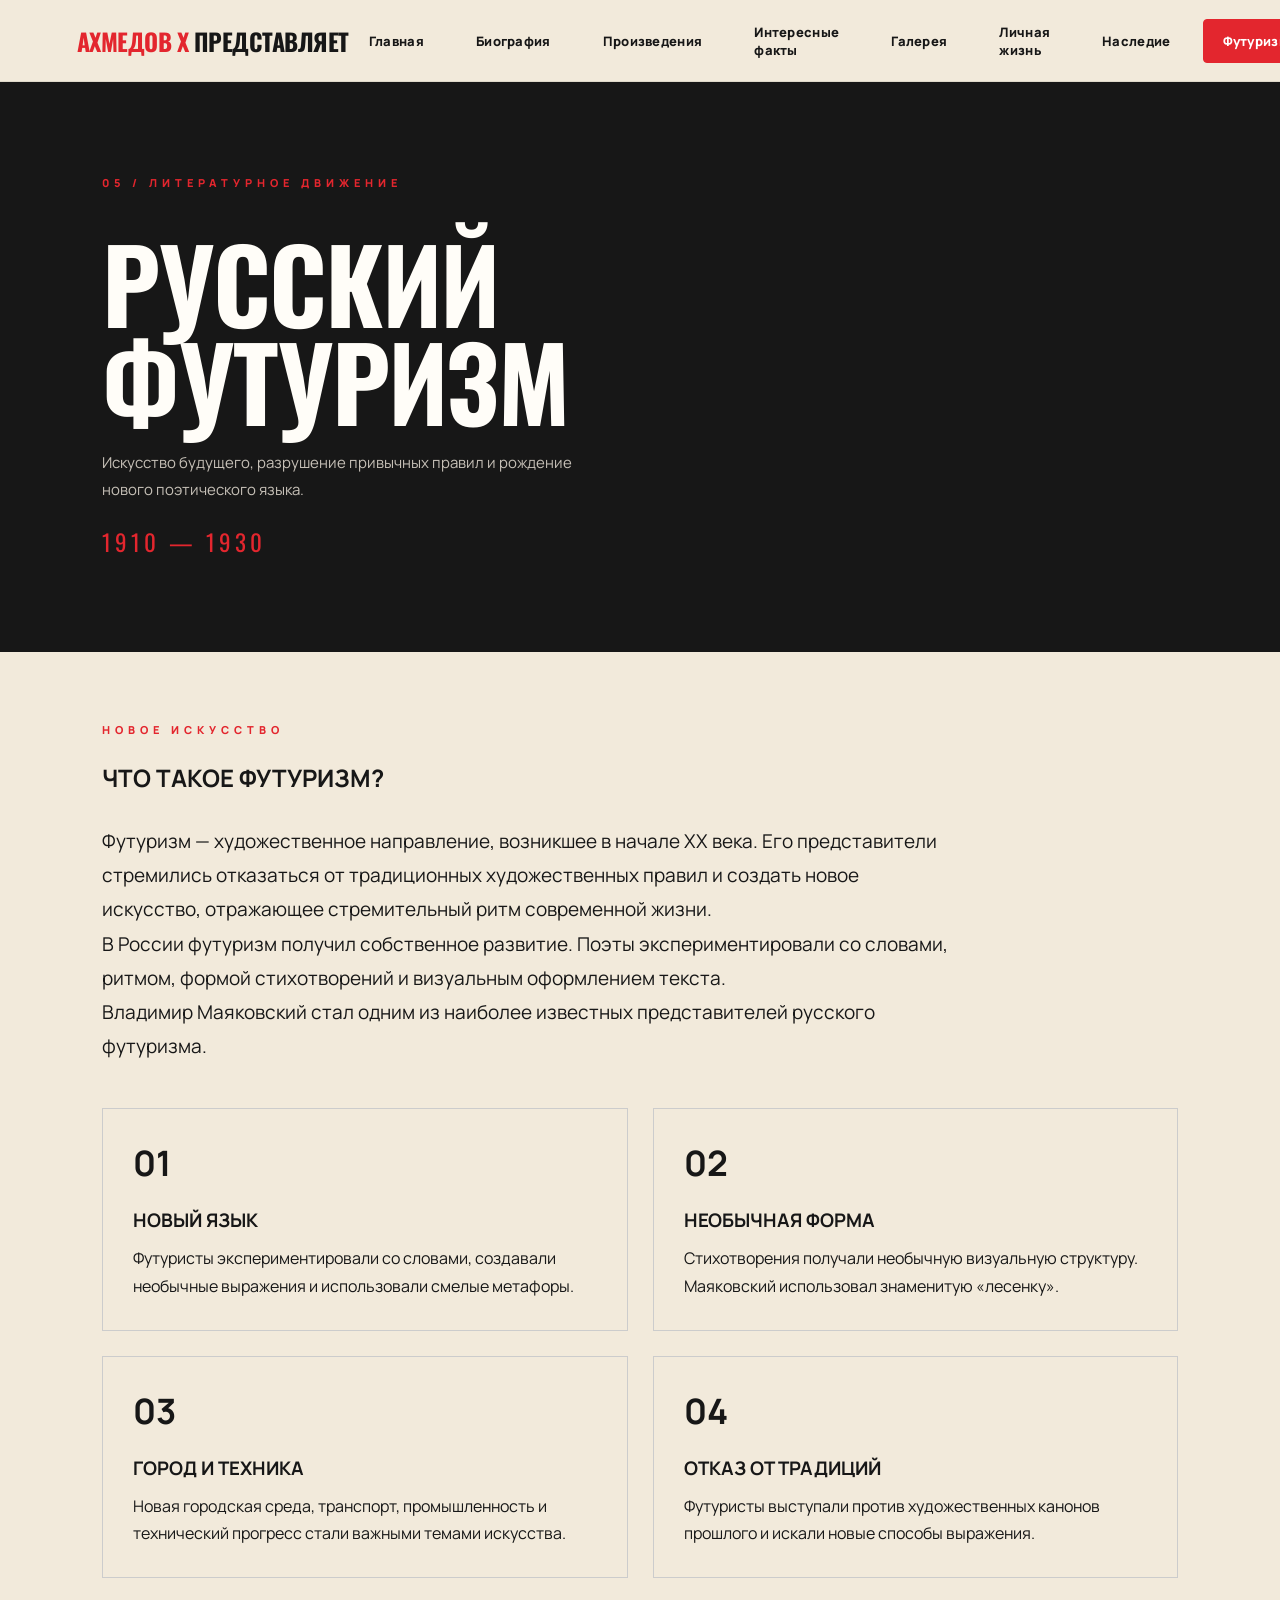
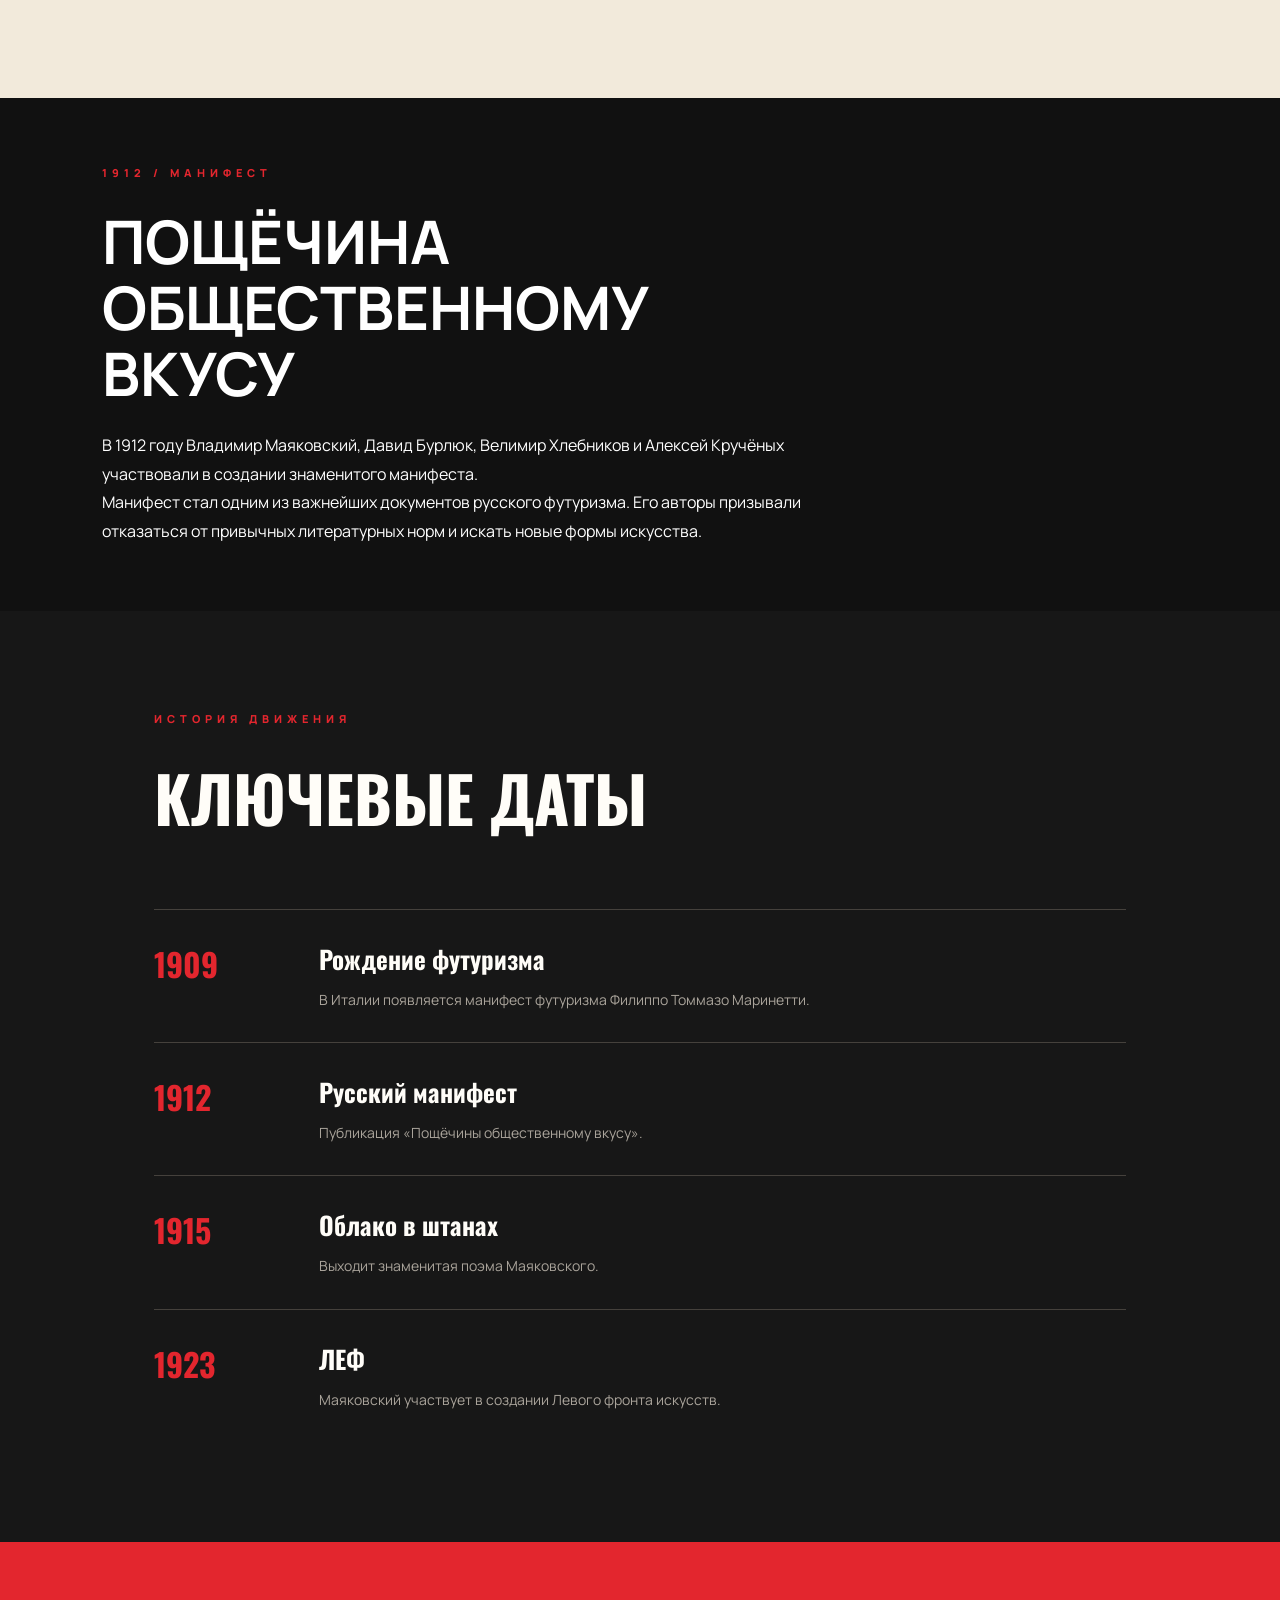
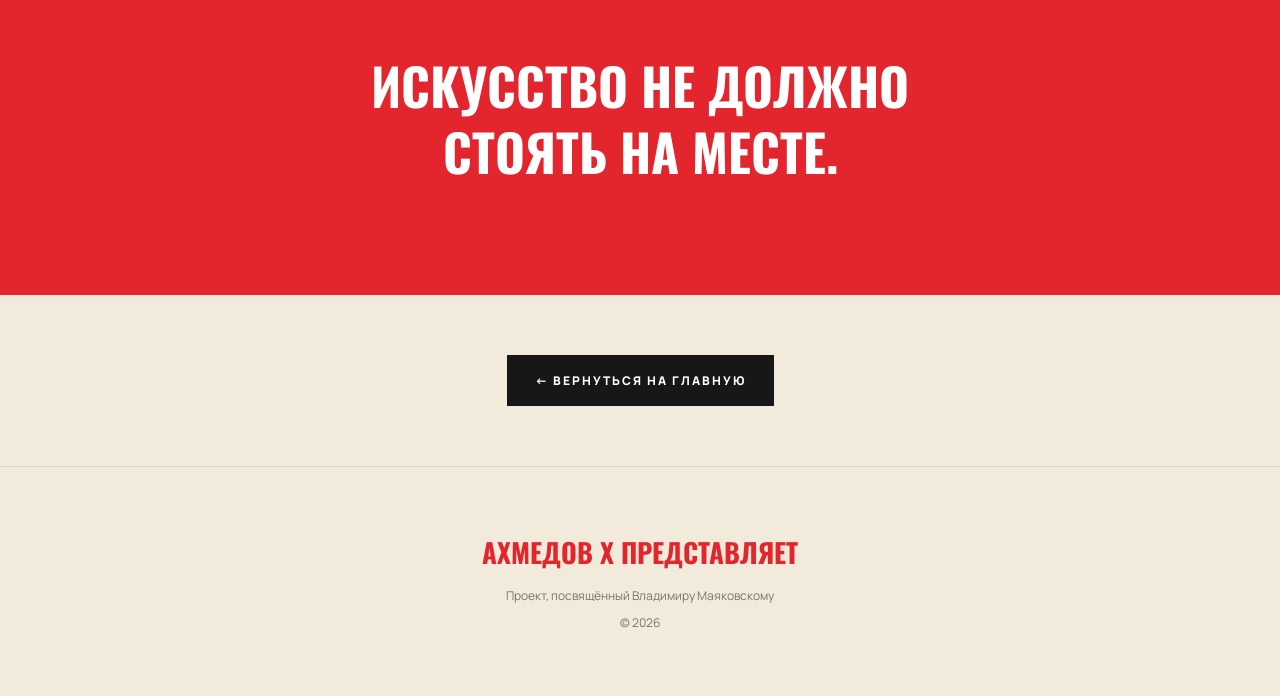
<file: pages/futurism.html>
<!DOCTYPE html>
<html lang="ru">
<head>
    <meta charset="UTF-8">
    <meta name="viewport" content="width=device-width, initial-scale=1.0">

    <title>Футуризм | Владимир Маяковский</title>

    <link rel="stylesheet" href="../css/style.css">

    <style>
        .future-content {
            padding: 70px 8%;
        }

        .future-intro {
            max-width: 850px;
            font-size: 19px;
            line-height: 1.8;
            margin-top: 30px;
        }

        .future-cards {
            display: grid;
            grid-template-columns: repeat(2, 1fr);
            gap: 25px;
            margin-top: 45px;
        }

        .future-card {
            border: 1px solid #ccc;
            padding: 30px;
            transition: 0.3s ease;
        }

        .future-card:hover {
            background: #111;
            color: white;
        }

        .future-card span {
            font-size: 35px;
            font-weight: bold;
        }

        .future-card h3 {
            margin: 20px 0 12px;
            text-transform: uppercase;
        }

        .future-card p {
            line-height: 1.7;
        }

        .manifesto {
            background: #111;
            color: white;
            padding: 65px 8%;
            margin-top: 50px;
        }

        .manifesto h2 {
            font-size: clamp(30px, 5vw, 60px);
            line-height: 1.1;
            margin: 25px 0;
        }

        .manifesto p {
            line-height: 1.8;
            max-width: 750px;
        }

        @media(max-width: 650px) {
            .future-cards {
                grid-template-columns: 1fr;
            }
        }
    </style>
</head>

<body>

<header class="header">

    <a href="../index.html" class="logo">
        АХМЕДОВ Х <span>ПРЕДСТАВЛЯЕТ</span>
    </a>

    <nav class="navigation">
        <a href="../index.html">Главная</a>
        <a href="biography.html">Биография</a>
        <a href="works.html">Произведения</a>
        <a href="facts.html">Интересные факты</a>
        <a href="gallery.html">Галерея</a>
        <a href="life.html">Личная жизнь</a>
        <a href="legacy.html">Наследие</a>
        <a href="futurism.html">Футуризм</a>
    </nav>

</header>

<main class="bio-page">

    <section class="bio-hero">

        <p class="section-label">05 / ЛИТЕРАТУРНОЕ ДВИЖЕНИЕ</p>

        <h1>РУССКИЙ<br>ФУТУРИЗМ</h1>

        <p class="bio-subtitle">
            Искусство будущего, разрушение привычных правил
            и рождение нового поэтического языка.
        </p>

        <div class="bio-years">1910 — 1930</div>

    </section>

    <section class="future-content">

        <p class="section-label">НОВОЕ ИСКУССТВО</p>

        <h2>ЧТО ТАКОЕ ФУТУРИЗМ?</h2>

        <div class="future-intro">

            <p>
                Футуризм — художественное направление,
                возникшее в начале XX века. Его представители
                стремились отказаться от традиционных
                художественных правил и создать новое искусство,
                отражающее стремительный ритм современной жизни.
            </p>

            <p>
                В России футуризм получил собственное развитие.
                Поэты экспериментировали со словами, ритмом,
                формой стихотворений и визуальным оформлением текста.
            </p>

            <p>
                Владимир Маяковский стал одним из наиболее
                известных представителей русского футуризма.
            </p>

        </div>

        <div class="future-cards">

            <div class="future-card">
                <span>01</span>
                <h3>Новый язык</h3>
                <p>
                    Футуристы экспериментировали со словами,
                    создавали необычные выражения
                    и использовали смелые метафоры.
                </p>
            </div>

            <div class="future-card">
                <span>02</span>
                <h3>Необычная форма</h3>
                <p>
                    Стихотворения получали необычную
                    визуальную структуру. Маяковский
                    использовал знаменитую «лесенку».
                </p>
            </div>

            <div class="future-card">
                <span>03</span>
                <h3>Город и техника</h3>
                <p>
                    Новая городская среда, транспорт,
                    промышленность и технический прогресс
                    стали важными темами искусства.
                </p>
            </div>

            <div class="future-card">
                <span>04</span>
                <h3>Отказ от традиций</h3>
                <p>
                    Футуристы выступали против
                    художественных канонов прошлого
                    и искали новые способы выражения.
                </p>
            </div>

        </div>

    </section>

    <section class="manifesto">

        <p class="section-label">1912 / МАНИФЕСТ</p>

        <h2>ПОЩЁЧИНА<br>ОБЩЕСТВЕННОМУ<br>ВКУСУ</h2>

        <p>
            В 1912 году Владимир Маяковский,
            Давид Бурлюк, Велимир Хлебников
            и Алексей Кручёных участвовали
            в создании знаменитого манифеста.
        </p>

        <p>
            Манифест стал одним из важнейших
            документов русского футуризма.
            Его авторы призывали отказаться
            от привычных литературных норм
            и искать новые формы искусства.
        </p>

    </section>

    <section class="bio-timeline">

        <p class="section-label">ИСТОРИЯ ДВИЖЕНИЯ</p>

        <h2>КЛЮЧЕВЫЕ ДАТЫ</h2>

        <div class="timeline-item">
            <span>1909</span>
            <div>
                <h3>Рождение футуризма</h3>
                <p>
                    В Италии появляется манифест
                    футуризма Филиппо Томмазо Маринетти.
                </p>
            </div>
        </div>

        <div class="timeline-item">
            <span>1912</span>
            <div>
                <h3>Русский манифест</h3>
                <p>
                    Публикация «Пощёчины общественному вкусу».
                </p>
            </div>
        </div>

        <div class="timeline-item">
            <span>1915</span>
            <div>
                <h3>Облако в штанах</h3>
                <p>
                    Выходит знаменитая поэма Маяковского.
                </p>
            </div>
        </div>

        <div class="timeline-item">
            <span>1923</span>
            <div>
                <h3>ЛЕФ</h3>
                <p>
                    Маяковский участвует в создании
                    Левого фронта искусств.
                </p>
            </div>
        </div>

    </section>

    <section class="bio-quote">
        <p>ИСКУССТВО НЕ ДОЛЖНО</p>
        <p>СТОЯТЬ НА МЕСТЕ.</p>
    </section>

    <div class="bio-back">
        <a href="../index.html">← ВЕРНУТЬСЯ НА ГЛАВНУЮ</a>
    </div>

</main>

<footer class="footer">
    <h2>АХМЕДОВ Х ПРЕДСТАВЛЯЕТ</h2>
    <p>Проект, посвящённый Владимиру Маяковскому</p>
    <p>© 2026</p>
</footer>

<script src="../js/script.js"></script>

</body>
</html>
</file>
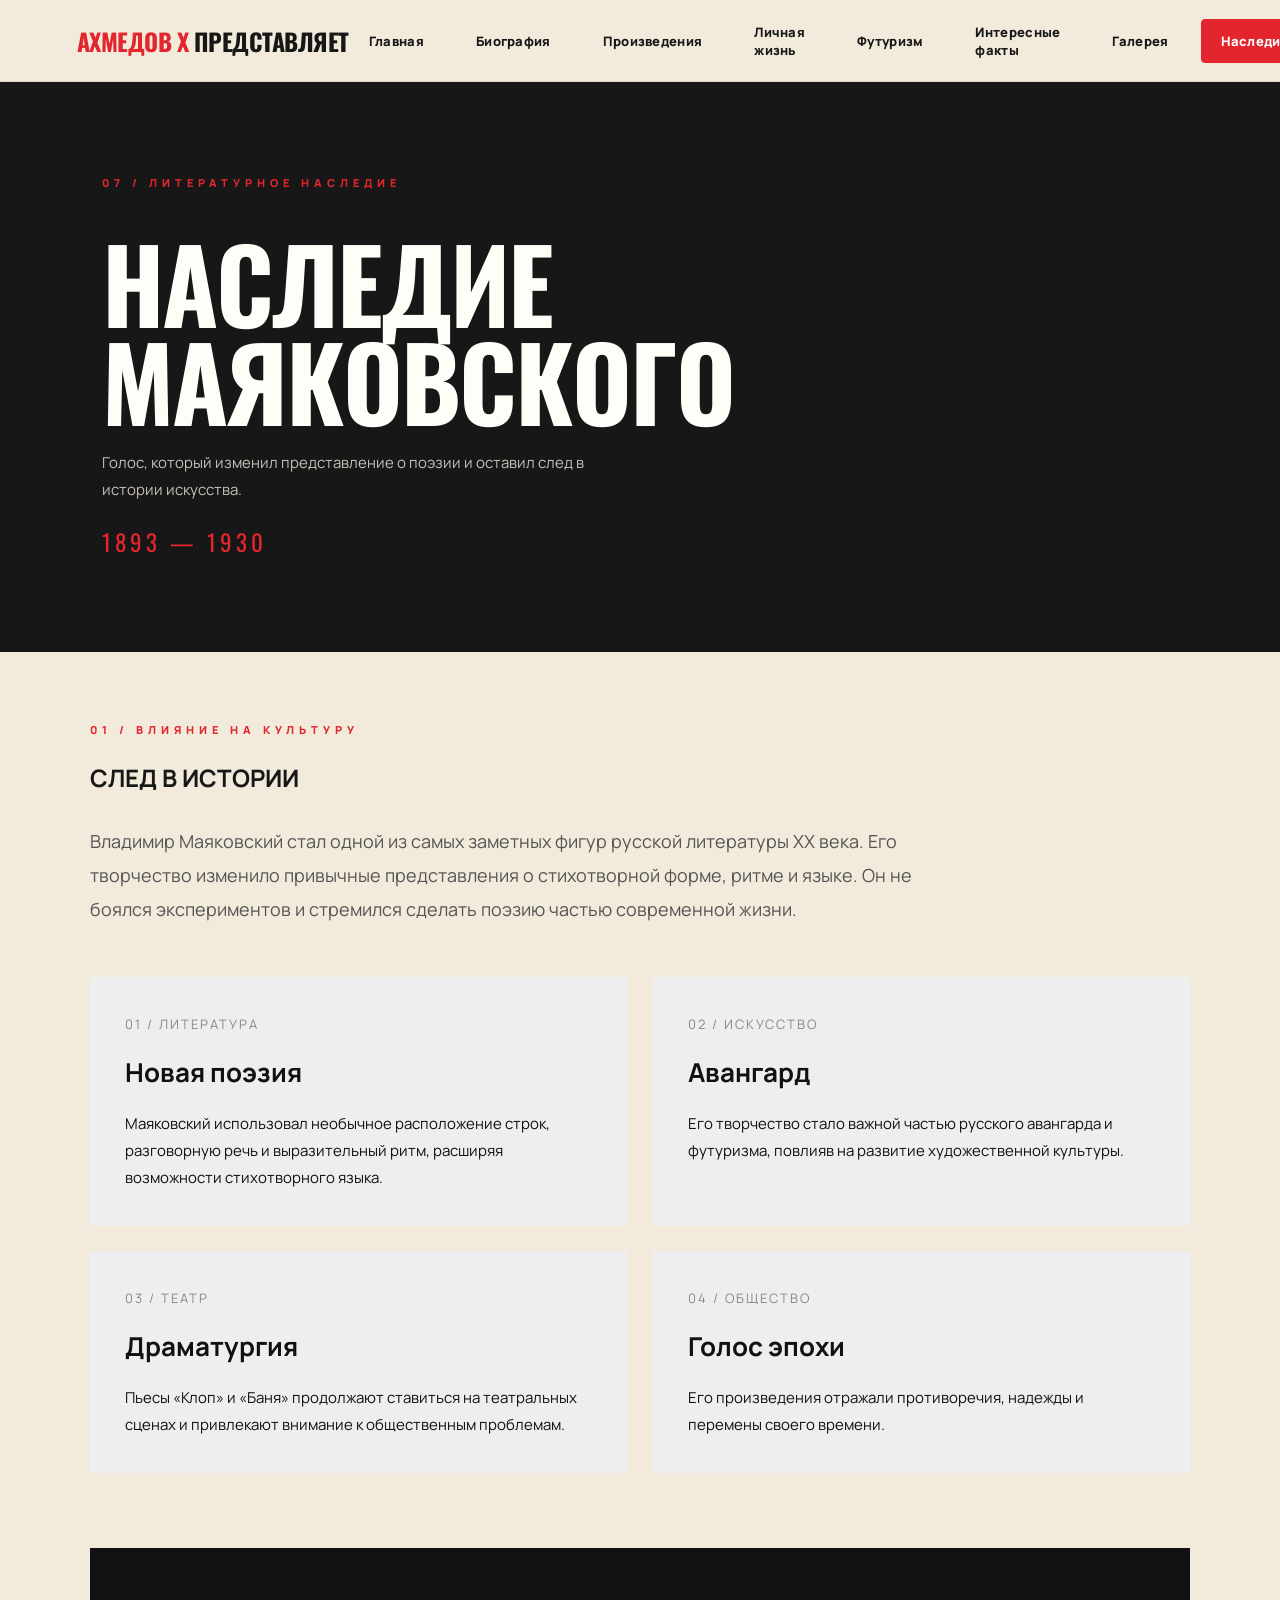
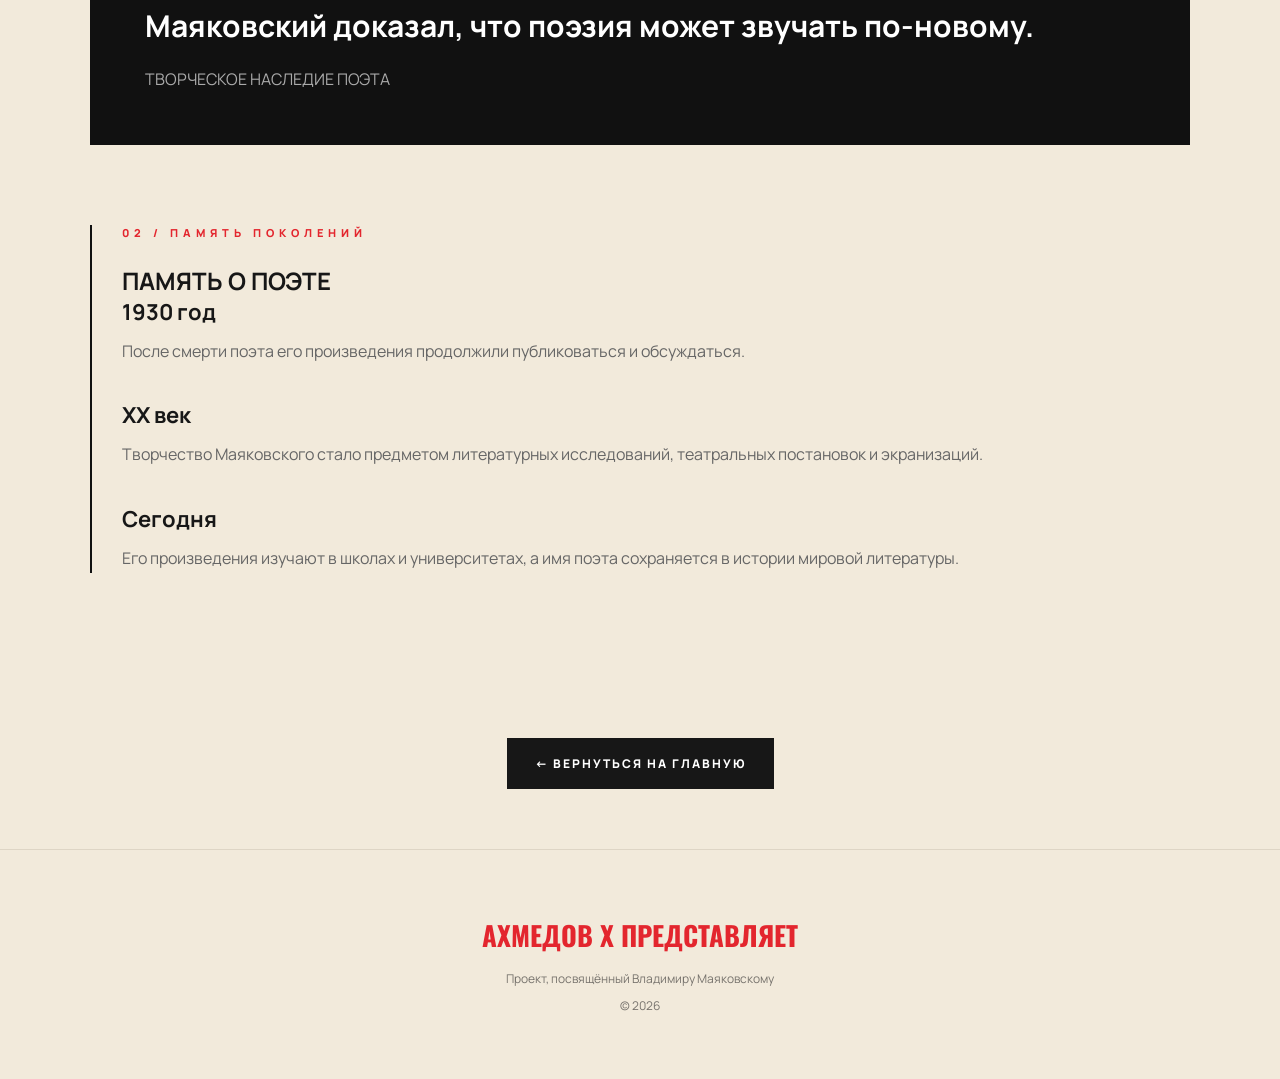
<file: pages/legacy.html>
<!DOCTYPE html>
<html lang="ru">
<head>
    <meta charset="UTF-8">
    <meta name="viewport" content="width=device-width, initial-scale=1.0">

    <title>Наследие | Владимир Маяковский</title>

    <link rel="stylesheet" href="../css/style.css">

    <style>
        .legacy-content {
            padding: 70px 7%;
        }

        .legacy-intro {
            max-width: 850px;
            font-size: 18px;
            line-height: 1.9;
            color: #555;
            margin-top: 30px;
        }

        .legacy-grid {
            display: grid;
            grid-template-columns: repeat(2, 1fr);
            gap: 25px;
            margin-top: 50px;
        }

        .legacy-card {
            padding: 35px;
            background: #eeeeee;
            color: #111;
            min-height: 190px;
            transition: 0.3s;
        }

        .legacy-card:hover {
            background: #111;
            color: white;
            transform: translateY(-5px);
        }

        .legacy-card span {
            color: #888;
            font-size: 13px;
            letter-spacing: 2px;
        }

        .legacy-card h2 {
            font-size: 26px;
            margin: 20px 0;
        }

        .legacy-card p {
            font-size: 15px;
            line-height: 1.8;
        }

        .legacy-quote {
            margin-top: 75px;
            padding: 55px;
            background: #111;
            color: white;
        }

        .legacy-quote h2 {
            font-size: 30px;
            line-height: 1.5;
        }

        .legacy-quote p {
            color: #aaa;
            margin-top: 20px;
        }

        .legacy-timeline {
            margin-top: 80px;
            border-left: 2px solid #111;
            padding-left: 30px;
        }

        .legacy-event {
            margin-bottom: 35px;
        }

        .legacy-event h3 {
            font-size: 22px;
            margin-bottom: 10px;
        }

        .legacy-event p {
            color: #666;
            line-height: 1.8;
        }

        @media(max-width: 700px) {
            .legacy-grid {
                grid-template-columns: 1fr;
            }

            .legacy-quote {
                padding: 30px;
            }
        }
    </style>
</head>

<body>

<header class="header">

    <a href="../index.html" class="logo">
        АХМЕДОВ Х <span>ПРЕДСТАВЛЯЕТ</span>
    </a>

    <nav class="navigation">
        <a href="../index.html">Главная</a>
        <a href="biography.html">Биография</a>
        <a href="works.html">Произведения</a>
        <a href="life.html">Личная жизнь</a>
        <a href="futurism.html">Футуризм</a>
        <a href="facts.html">Интересные факты</a>
        <a href="gallery.html">Галерея</a>
        <a href="legacy.html">Наследие</a>
    </nav>

</header>

<main class="bio-page">

    <section class="bio-hero">

        <p class="section-label">07 / ЛИТЕРАТУРНОЕ НАСЛЕДИЕ</p>

        <h1>НАСЛЕДИЕ<br>МАЯКОВСКОГО</h1>

        <p class="bio-subtitle">
            Голос, который изменил представление о поэзии
            и оставил след в истории искусства.
        </p>

        <div class="bio-years">1893 — 1930</div>

    </section>

    <section class="legacy-content">

        <p class="section-label">01 / ВЛИЯНИЕ НА КУЛЬТУРУ</p>

        <h2>СЛЕД В ИСТОРИИ</h2>

        <p class="legacy-intro">
            Владимир Маяковский стал одной из самых заметных
            фигур русской литературы XX века. Его творчество
            изменило привычные представления о стихотворной
            форме, ритме и языке. Он не боялся экспериментов
            и стремился сделать поэзию частью современной жизни.
        </p>

        <div class="legacy-grid">

            <div class="legacy-card">
                <span>01 / ЛИТЕРАТУРА</span>
                <h2>Новая поэзия</h2>
                <p>
                    Маяковский использовал необычное расположение
                    строк, разговорную речь и выразительный ритм,
                    расширяя возможности стихотворного языка.
                </p>
            </div>

            <div class="legacy-card">
                <span>02 / ИСКУССТВО</span>
                <h2>Авангард</h2>
                <p>
                    Его творчество стало важной частью русского
                    авангарда и футуризма, повлияв на развитие
                    художественной культуры.
                </p>
            </div>

            <div class="legacy-card">
                <span>03 / ТЕАТР</span>
                <h2>Драматургия</h2>
                <p>
                    Пьесы «Клоп» и «Баня» продолжают ставиться
                    на театральных сценах и привлекают внимание
                    к общественным проблемам.
                </p>
            </div>

            <div class="legacy-card">
                <span>04 / ОБЩЕСТВО</span>
                <h2>Голос эпохи</h2>
                <p>
                    Его произведения отражали противоречия,
                    надежды и перемены своего времени.
                </p>
            </div>

        </div>

        <div class="legacy-quote">

            <h2>
                Маяковский доказал, что поэзия
                может звучать по-новому.
            </h2>

            <p>ТВОРЧЕСКОЕ НАСЛЕДИЕ ПОЭТА</p>

        </div>

        <div class="legacy-timeline">

            <p class="section-label">02 / ПАМЯТЬ ПОКОЛЕНИЙ</p>

            <h2>ПАМЯТЬ О ПОЭТЕ</h2>

            <div class="legacy-event">
                <h3>1930 год</h3>
                <p>
                    После смерти поэта его произведения
                    продолжили публиковаться и обсуждаться.
                </p>
            </div>

            <div class="legacy-event">
                <h3>XX век</h3>
                <p>
                    Творчество Маяковского стало предметом
                    литературных исследований, театральных
                    постановок и экранизаций.
                </p>
            </div>

            <div class="legacy-event">
                <h3>Сегодня</h3>
                <p>
                    Его произведения изучают в школах
                    и университетах, а имя поэта сохраняется
                    в истории мировой литературы.
                </p>
            </div>

        </div>

    </section>

    <div class="bio-back">
        <a href="../index.html">← ВЕРНУТЬСЯ НА ГЛАВНУЮ</a>
    </div>

</main>

<footer class="footer">

    <h2>АХМЕДОВ Х ПРЕДСТАВЛЯЕТ</h2>

    <p>Проект, посвящённый Владимиру Маяковскому</p>

    <p>© 2026</p>

</footer>

<script src="../js/script.js"></script>

</body>
</html>
</file>
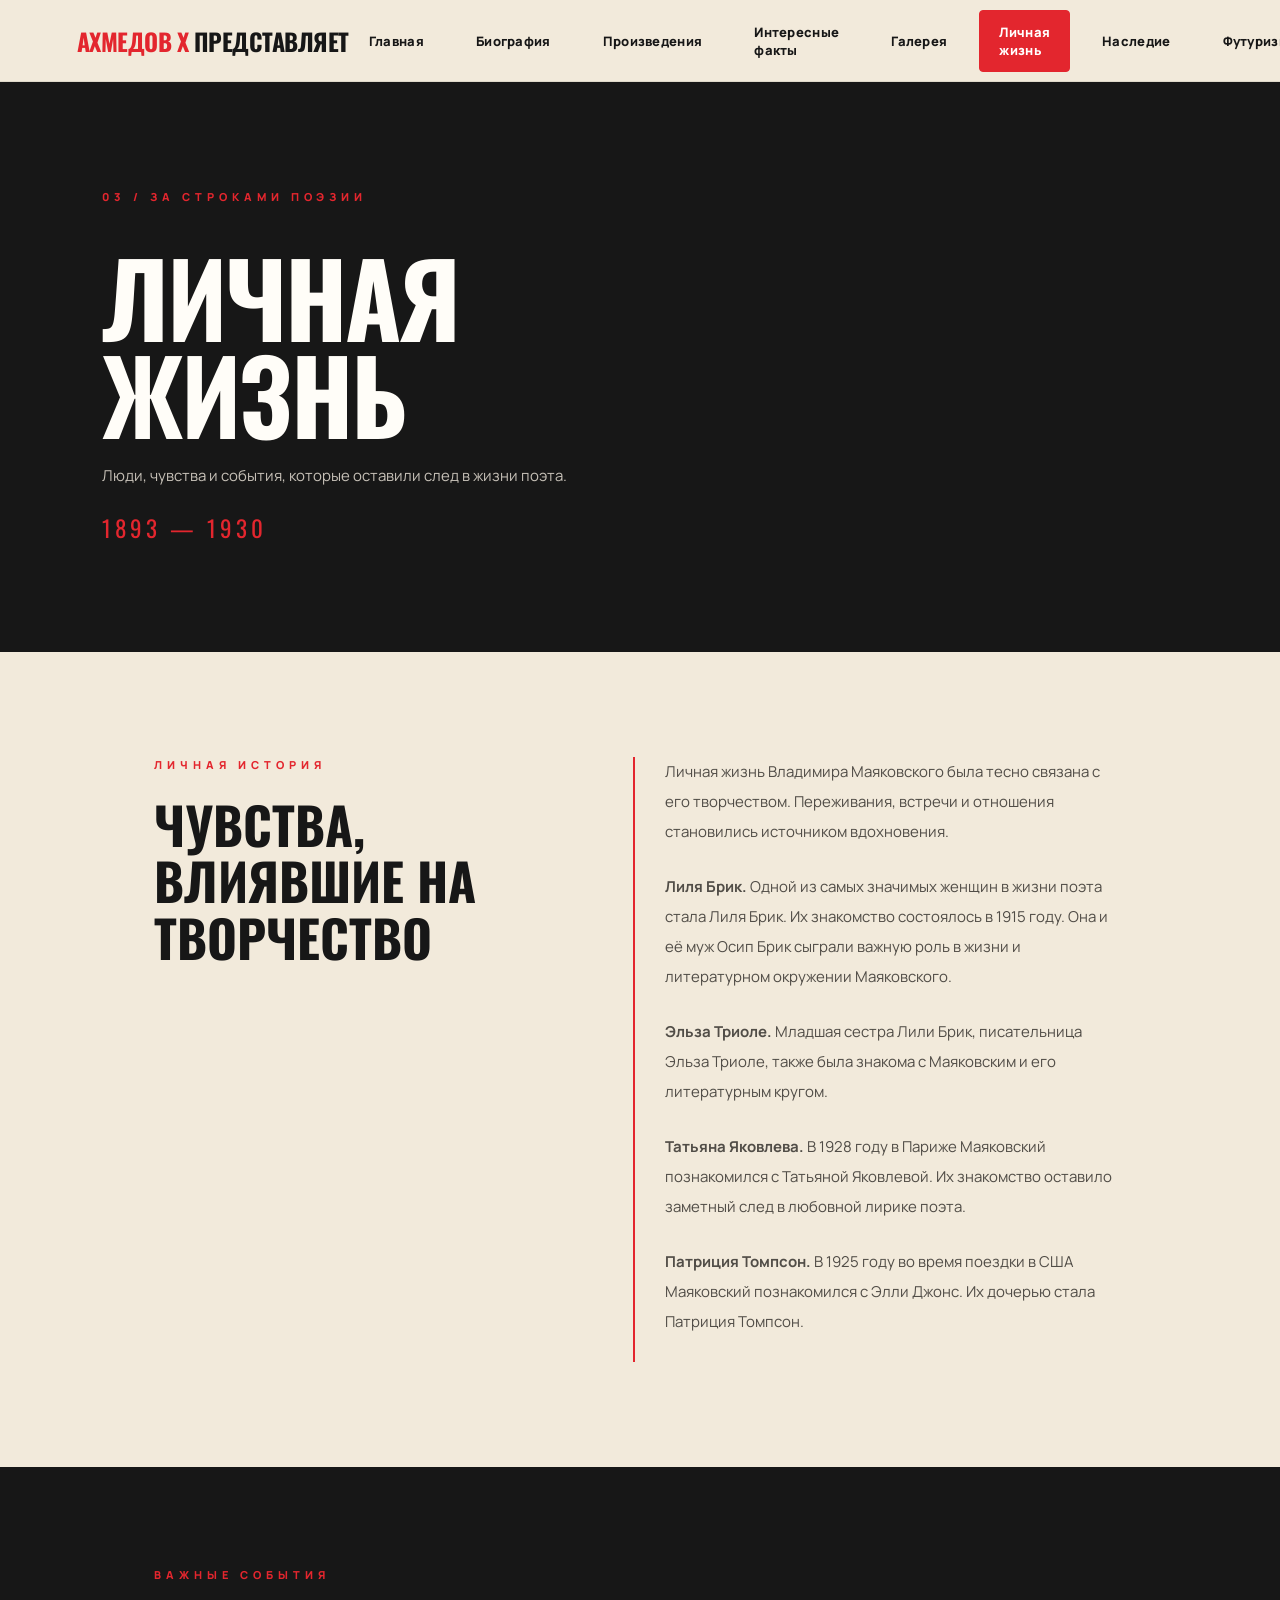
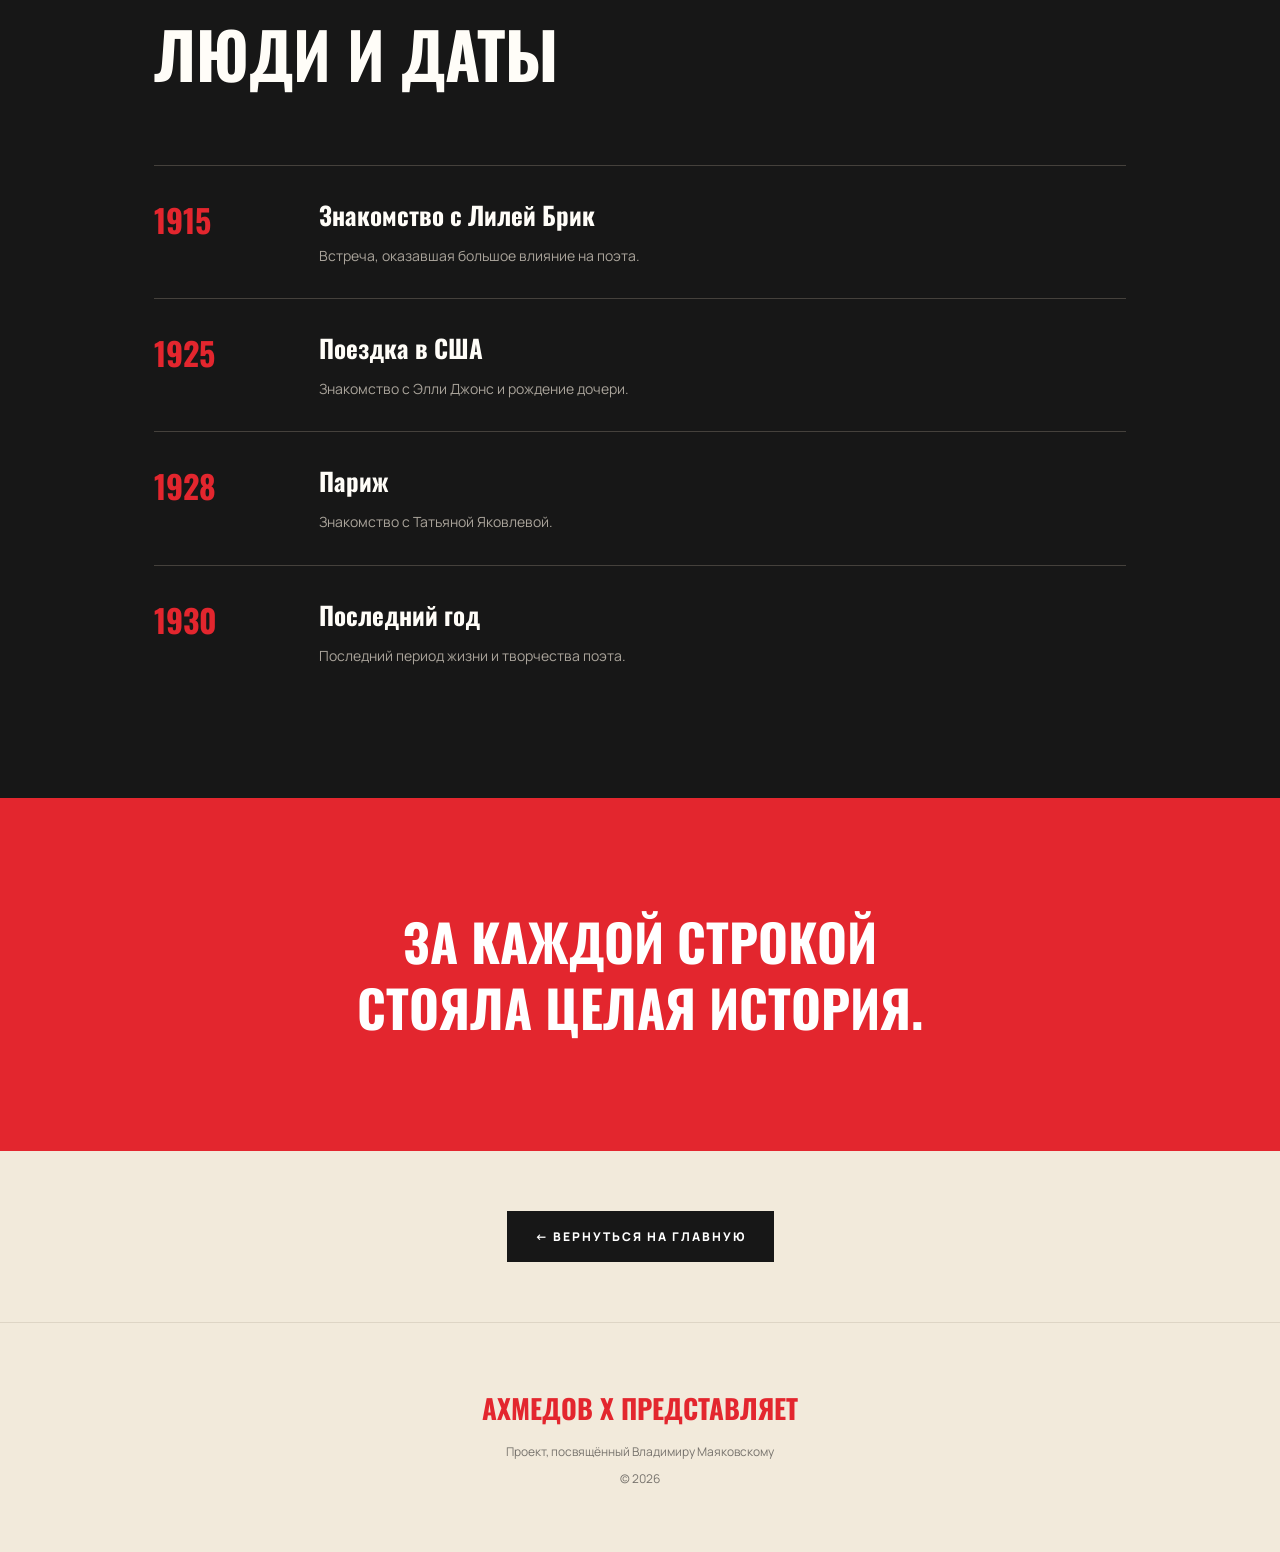
<file: pages/life.html>
<!DOCTYPE html>
<html lang="ru">
<head>
    <meta charset="UTF-8">
    <meta name="viewport" content="width=device-width, initial-scale=1.0">
    <title>Личная жизнь | Владимир Маяковский</title>
    <link rel="stylesheet" href="../css/style.css">
</head>
<body>

<header class="header">
    <a href="../index.html" class="logo">
        АХМЕДОВ Х <span>ПРЕДСТАВЛЯЕТ</span>
    </a>

    <nav class="navigation">
        <a href="../index.html">Главная</a>
        <a href="biography.html">Биография</a>
        <a href="works.html">Произведения</a>
        <a href="facts.html">Интересные факты</a>
        <a href="gallery.html">Галерея</a>
        <a href="life.html">Личная жизнь</a>
        <a href="legacy.html">Наследие</a>
        <a href="futurism.html">Футуризм</a>
    </nav>
</header>

<main class="bio-page">

    <section class="bio-hero">
        <p class="section-label">03 / ЗА СТРОКАМИ ПОЭЗИИ</p>
        <h1>ЛИЧНАЯ<br>ЖИЗНЬ</h1>
        <p class="bio-subtitle">
            Люди, чувства и события, которые
            оставили след в жизни поэта.
        </p>
        <div class="bio-years">1893 — 1930</div>
    </section>

    <section class="bio-content">

        <div class="bio-heading">
            <p class="section-label">ЛИЧНАЯ ИСТОРИЯ</p>
            <h2>ЧУВСТВА, ВЛИЯВШИЕ НА ТВОРЧЕСТВО</h2>
        </div>

        <div class="bio-text">

            <p>
                Личная жизнь Владимира Маяковского была
                тесно связана с его творчеством.
                Переживания, встречи и отношения
                становились источником вдохновения.
            </p>

            <p>
                <strong>Лиля Брик.</strong>
                Одной из самых значимых женщин в жизни
                поэта стала Лиля Брик. Их знакомство
                состоялось в 1915 году. Она и её муж
                Осип Брик сыграли важную роль
                в жизни и литературном окружении Маяковского.
            </p>

            <p>
                <strong>Эльза Триоле.</strong>
                Младшая сестра Лили Брик, писательница
                Эльза Триоле, также была знакома
                с Маяковским и его литературным кругом.
            </p>

            <p>
                <strong>Татьяна Яковлева.</strong>
                В 1928 году в Париже Маяковский
                познакомился с Татьяной Яковлевой.
                Их знакомство оставило заметный след
                в любовной лирике поэта.
            </p>

            <p>
                <strong>Патриция Томпсон.</strong>
                В 1925 году во время поездки
                в США Маяковский познакомился
                с Элли Джонс. Их дочерью стала
                Патриция Томпсон.
            </p>

        </div>

    </section>

    <section class="bio-timeline">

        <p class="section-label">ВАЖНЫЕ СОБЫТИЯ</p>
        <h2>ЛЮДИ И ДАТЫ</h2>

        <div class="timeline-item">
            <span>1915</span>
            <div>
                <h3>Знакомство с Лилей Брик</h3>
                <p>Встреча, оказавшая большое влияние на поэта.</p>
            </div>
        </div>

        <div class="timeline-item">
            <span>1925</span>
            <div>
                <h3>Поездка в США</h3>
                <p>Знакомство с Элли Джонс и рождение дочери.</p>
            </div>
        </div>

        <div class="timeline-item">
            <span>1928</span>
            <div>
                <h3>Париж</h3>
                <p>Знакомство с Татьяной Яковлевой.</p>
            </div>
        </div>

        <div class="timeline-item">
            <span>1930</span>
            <div>
                <h3>Последний год</h3>
                <p>Последний период жизни и творчества поэта.</p>
            </div>
        </div>

    </section>

    <section class="bio-quote">
        <p>ЗА КАЖДОЙ СТРОКОЙ</p>
        <p>СТОЯЛА ЦЕЛАЯ ИСТОРИЯ.</p>
    </section>

    <div class="bio-back">
        <a href="../index.html">← ВЕРНУТЬСЯ НА ГЛАВНУЮ</a>
    </div>

</main>

<footer class="footer">
    <h2>АХМЕДОВ Х ПРЕДСТАВЛЯЕТ</h2>
    <p>Проект, посвящённый Владимиру Маяковскому</p>
    <p>© 2026</p>
</footer>

<script src="../js/script.js"></script>

</body>
</html>
</file>
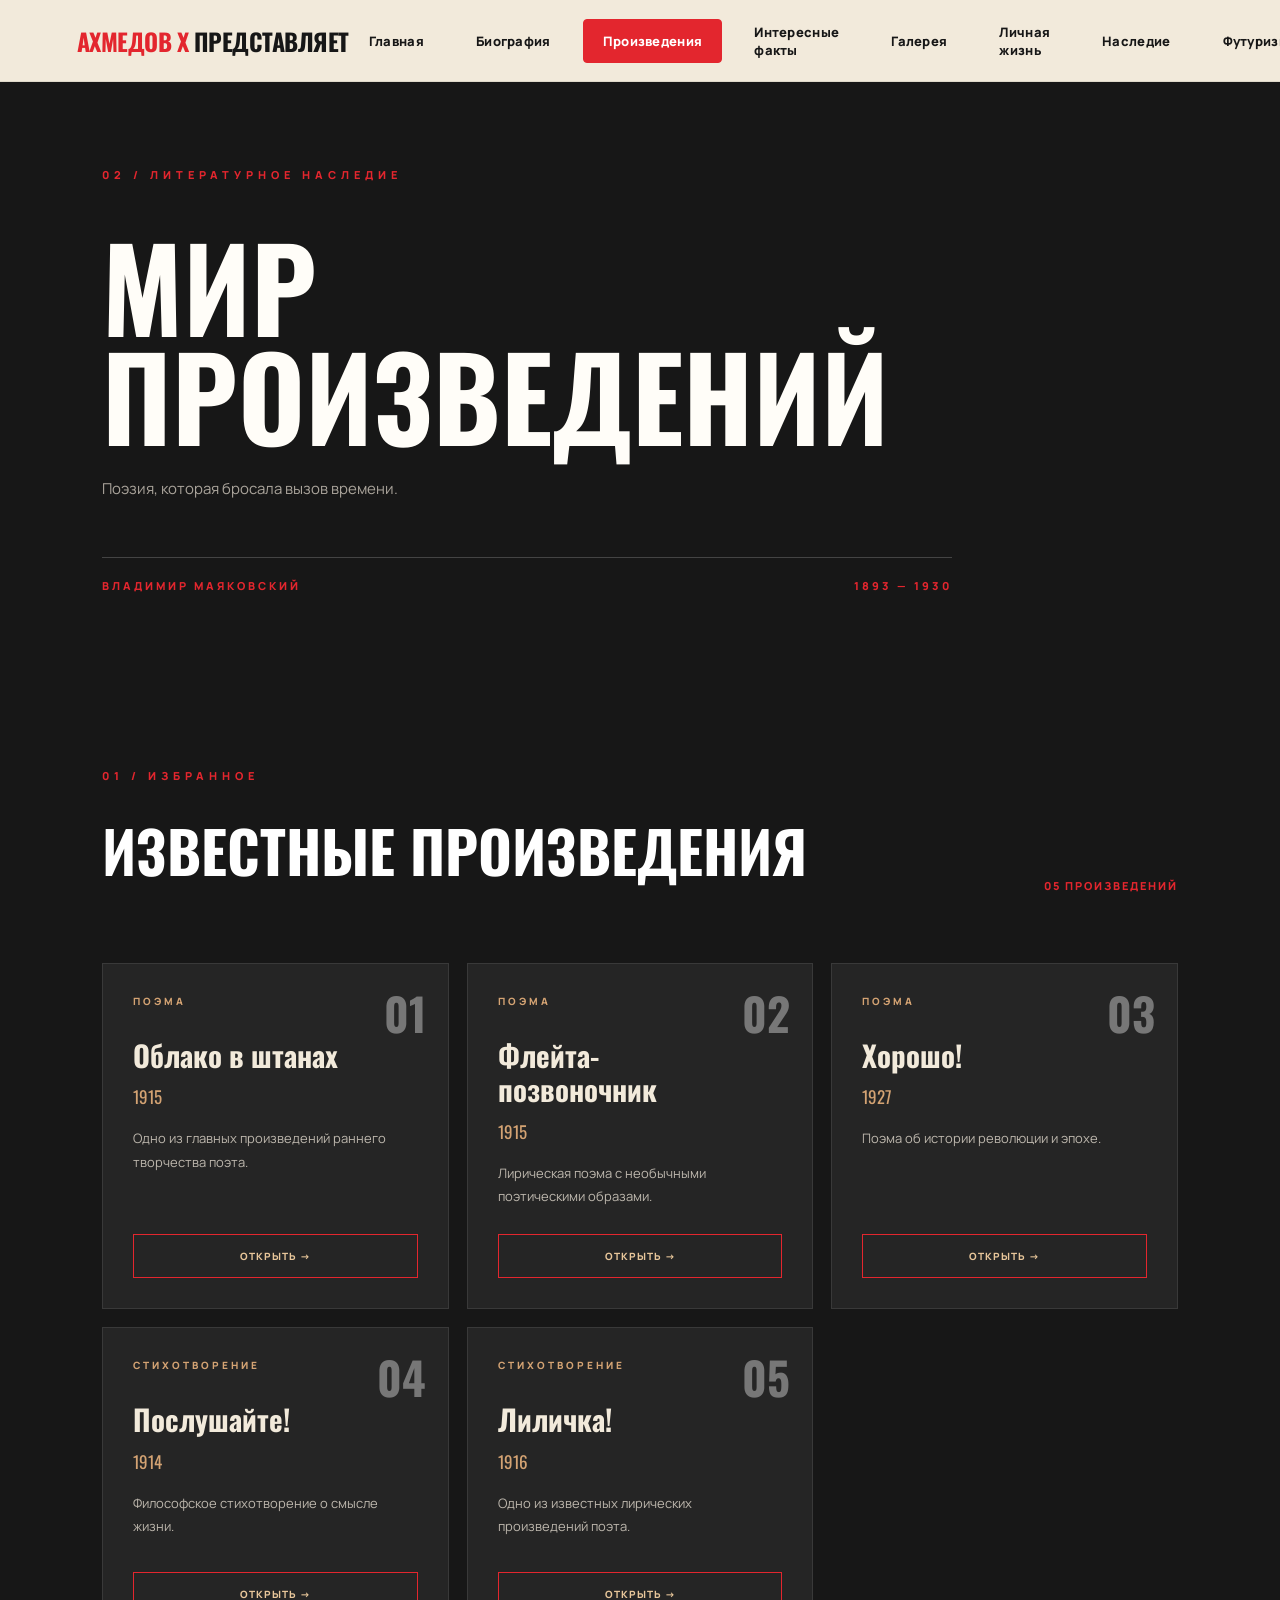
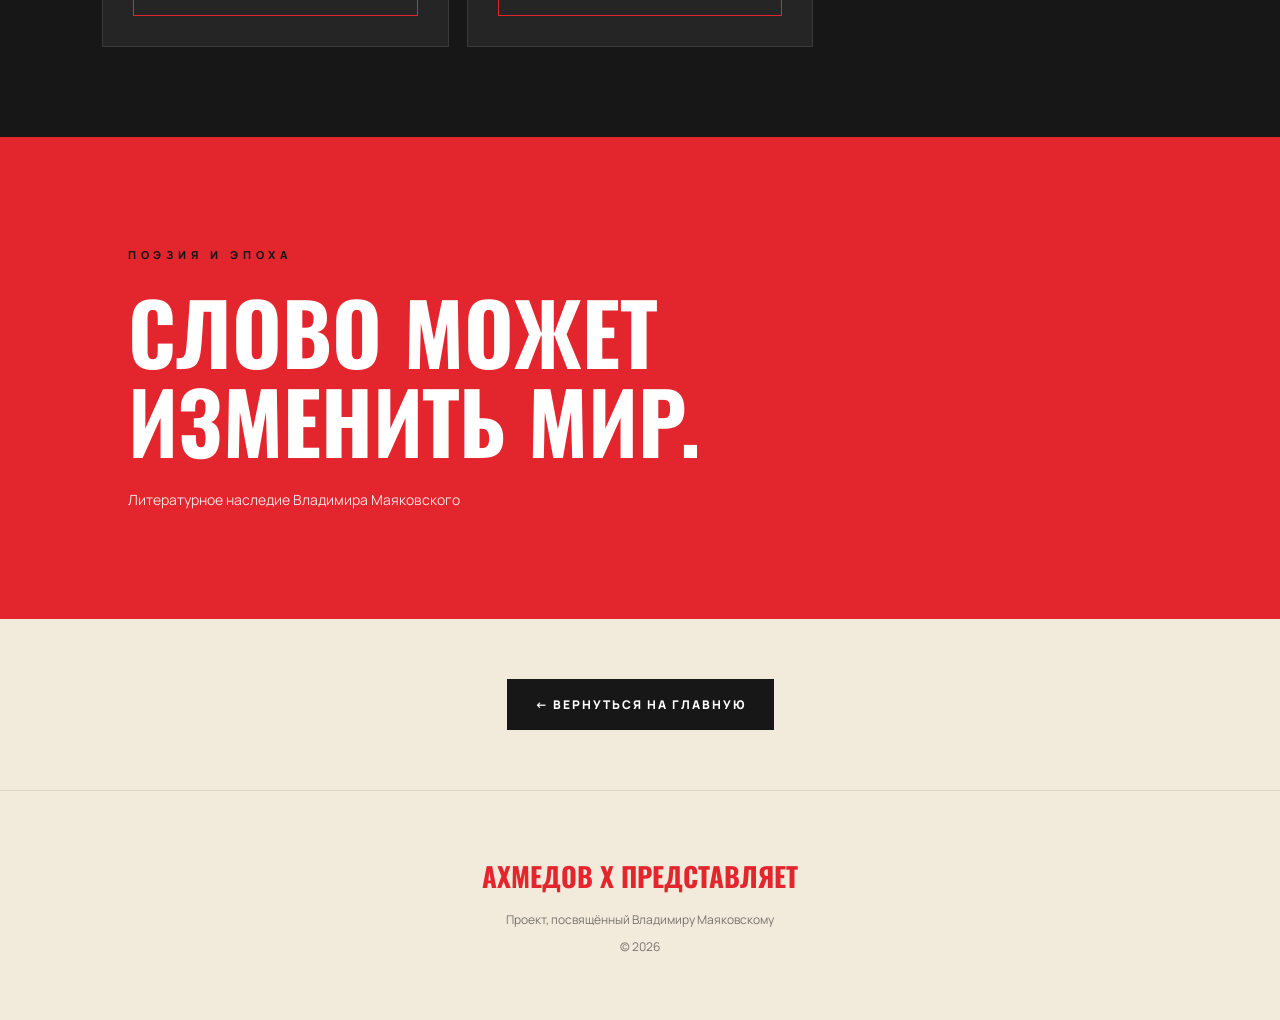
<file: pages/works.html>
<!DOCTYPE html>
<html lang="ru">
<head>
    <meta charset="UTF-8">
    <meta name="viewport" content="width=device-width, initial-scale=1.0">
    <title>Произведения | Владимир Маяковский</title>
    <link rel="stylesheet" href="../css/style.css">
</head>
<body>

<header class="header">
    <a href="../index.html" class="logo">
        АХМЕДОВ Х <span>ПРЕДСТАВЛЯЕТ</span>
    </a>

    

<nav class="navigation">
    <a href="../index.html">Главная</a>
    <a href="biography.html">Биография</a>
    <a href="works.html">Произведения</a>
    <a href="facts.html">Интересные факты</a>
    <a href="gallery.html">Галерея</a>
    <a href="life.html">Личная жизнь</a>
    <a href="legacy.html">Наследие</a>
    <a href="futurism.html">Футуризм</a>
</nav>


</header>

<main class="works-page">

    <section class="works-hero">
        <p class="section-label">02 / ЛИТЕРАТУРНОЕ НАСЛЕДИЕ</p>
        <h1>МИР<br>ПРОИЗВЕДЕНИЙ</h1>
        <p>Поэзия, которая бросала вызов времени.</p>
        <div class="works-hero-bottom">
            <span>ВЛАДИМИР МАЯКОВСКИЙ</span>
            <span>1893 — 1930</span>
        </div>
    </section>

    <section class="works-catalog">
        <div class="works-heading">
            <div>
                <p class="section-label">01 / ИЗБРАННОЕ</p>
                <h2>ИЗВЕСТНЫЕ ПРОИЗВЕДЕНИЯ</h2>
            </div>
            <span class="works-count">05 ПРОИЗВЕДЕНИЙ</span>
        </div>

        <div class="works-grid">

            <article class="work-card">
                <div class="work-number">01</div>
                <span class="work-type">ПОЭМА</span>
                <h3>Облако в штанах</h3>
                <p class="work-year">1915</p>
                <p class="work-description">Одно из главных произведений раннего творчества поэта.</p>
                <a href="../works/cloud.html" class="work-link">ОТКРЫТЬ →</a>
            </article>

            <article class="work-card">
                <div class="work-number">02</div>
                <span class="work-type">ПОЭМА</span>
                <h3>Флейта-позвоночник</h3>
                <p class="work-year">1915</p>
                <p class="work-description">Лирическая поэма с необычными поэтическими образами.</p>
                <a href="../works/flute.html" class="work-link">ОТКРЫТЬ →</a>
            </article>

            <article class="work-card">
                <div class="work-number">03</div>
                <span class="work-type">ПОЭМА</span>
                <h3>Хорошо!</h3>
                <p class="work-year">1927</p>
                <p class="work-description">Поэма об истории революции и эпохе.</p>
                <a href="../works/good-attitude.html" class="work-link">ОТКРЫТЬ →</a>
            </article>

            <article class="work-card">
                <div class="work-number">04</div>
                <span class="work-type">СТИХОТВОРЕНИЕ</span>
                <h3>Послушайте!</h3>
                <p class="work-year">1914</p>
                <p class="work-description">Философское стихотворение о смысле жизни.</p>
                <a href="../works/listen.html" class="work-link">ОТКРЫТЬ →</a>
            </article>

            <article class="work-card">
                <div class="work-number">05</div>
                <span class="work-type">СТИХОТВОРЕНИЕ</span>
                <h3>Лиличка!</h3>
                <p class="work-year">1916</p>
                <p class="work-description">Одно из известных лирических произведений поэта.</p>
                <a href="../works/lilichka.html" class="work-link">ОТКРЫТЬ →</a>
            </article>

        </div>
    </section>

    <section class="works-quote">
        <p class="section-label">ПОЭЗИЯ И ЭПОХА</p>
        <h2>СЛОВО МОЖЕТ<br>ИЗМЕНИТЬ МИР.</h2>
        <p>Литературное наследие Владимира Маяковского</p>
    </section>

    <div class="bio-back">
        <a href="../index.html">← ВЕРНУТЬСЯ НА ГЛАВНУЮ</a>
    </div>

</main>

<footer class="footer">
    <h2>АХМЕДОВ Х ПРЕДСТАВЛЯЕТ</h2>
    <p>Проект, посвящённый Владимиру Маяковскому</p>
    <p>© 2026</p>
</footer>

<script src="../js/script.js"></script>
</body>
</html>
</file>
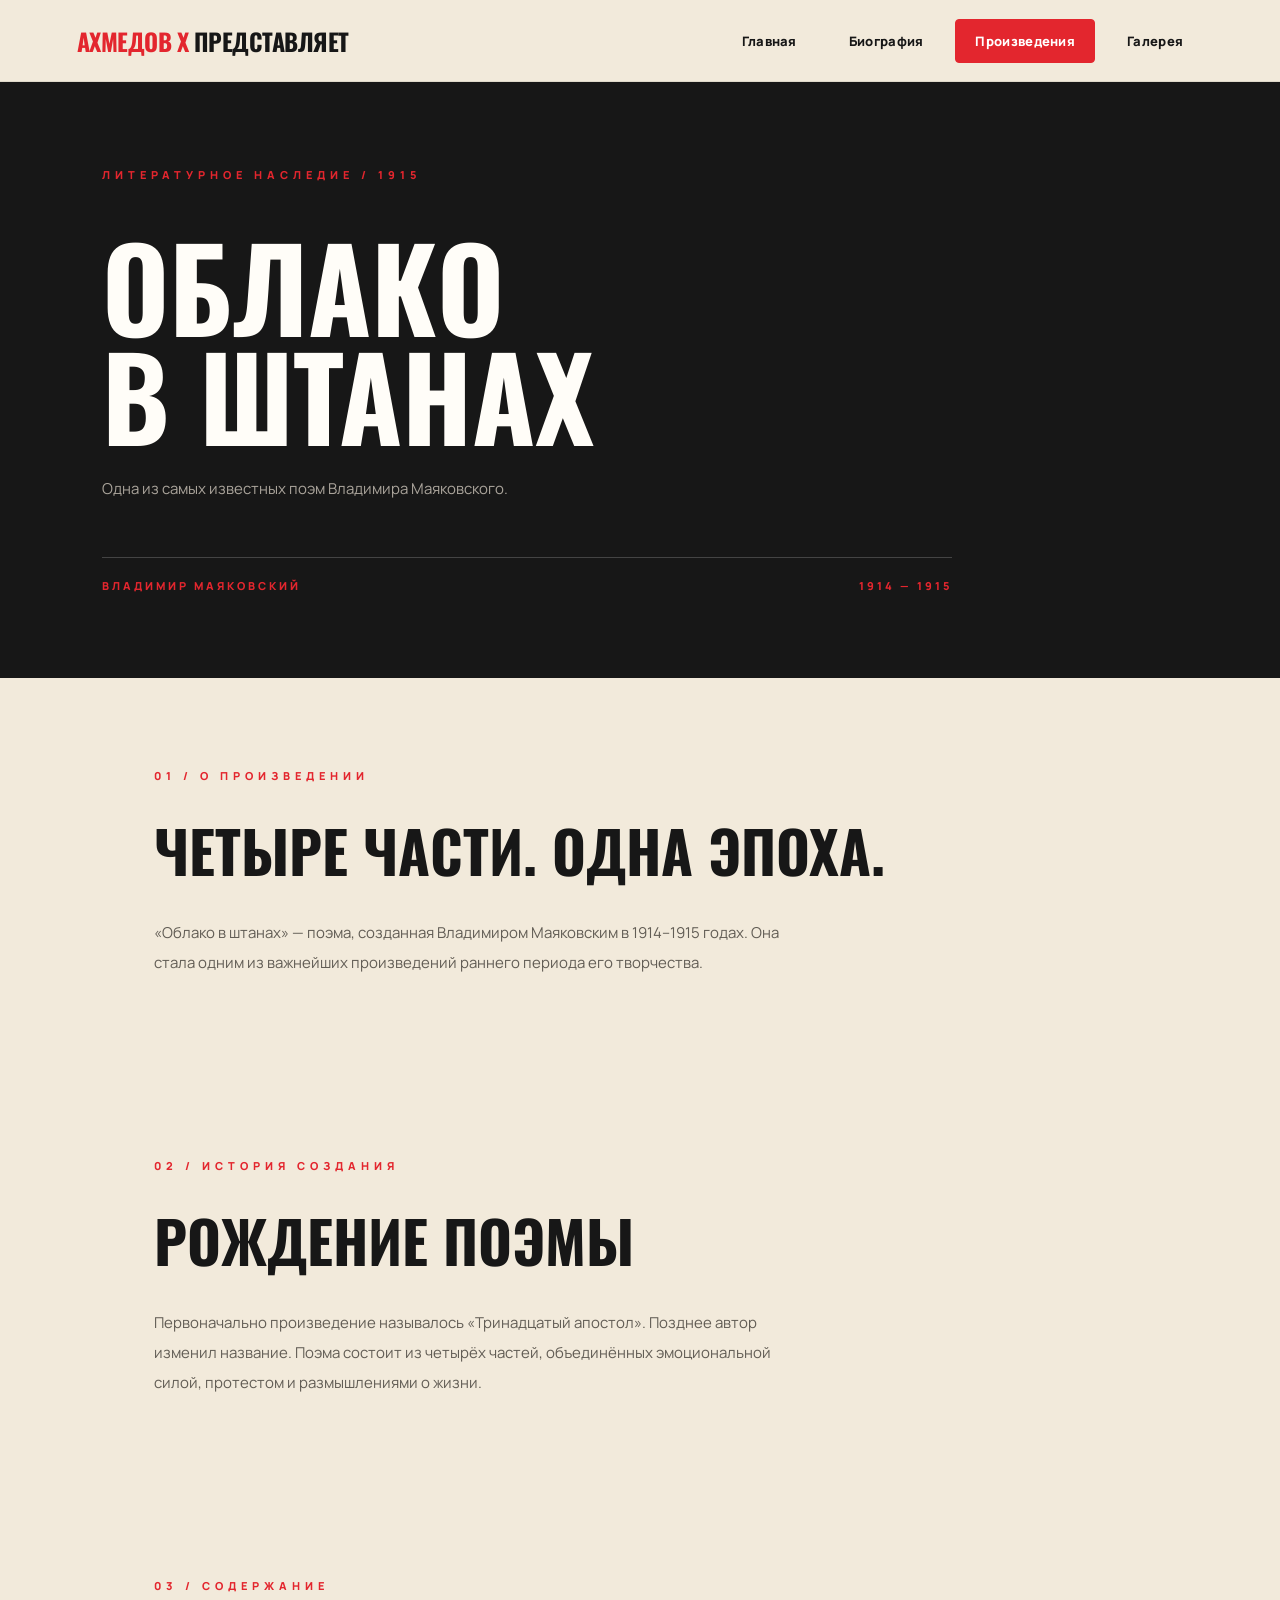
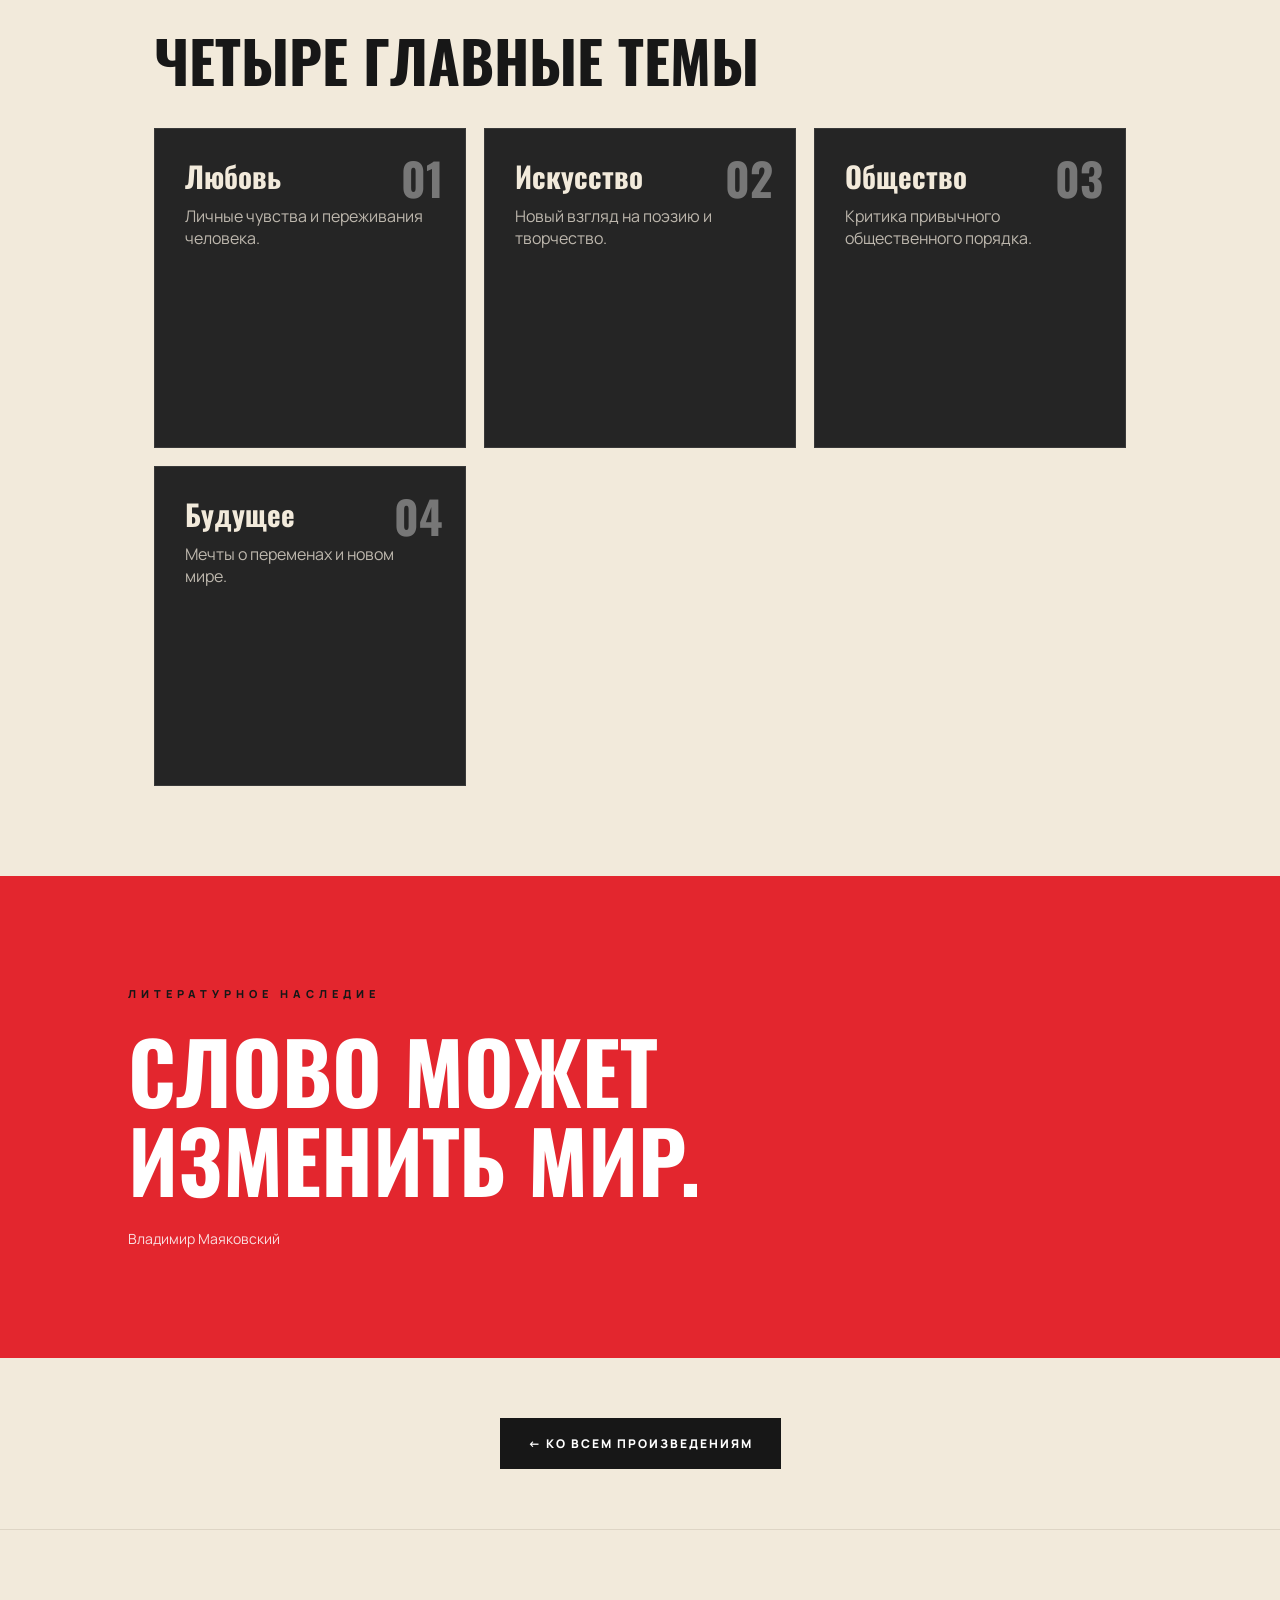
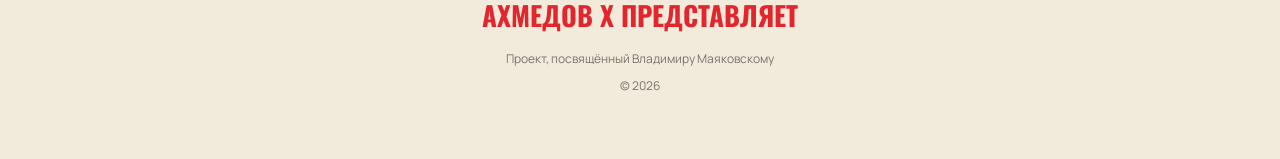
<file: works/cloud.html>
<!DOCTYPE html>
<html lang="ru">
<head>
    <meta charset="UTF-8">
    <meta name="viewport" content="width=device-width, initial-scale=1.0">

    <title>Облако в штанах | Владимир Маяковский</title>

    <link rel="stylesheet" href="../css/style.css">
</head>

<body>

<header class="header">

    <a href="../index.html" class="logo">
        АХМЕДОВ Х <span>ПРЕДСТАВЛЯЕТ</span>
    </a>

    <nav class="navigation">
        <a href="../index.html">Главная</a>
        <a href="../pages/biography.html">Биография</a>
        <a href="../pages/works.html" class="active">Произведения</a>
        <a href="../pages/gallery.html">Галерея</a>
    </nav>

</header>

<main class="works-page">

    <section class="works-hero">

        <p class="section-label">
            ЛИТЕРАТУРНОЕ НАСЛЕДИЕ / 1915
        </p>

        <h1>
            ОБЛАКО<br>В ШТАНАХ
        </h1>

        <p>
            Одна из самых известных поэм
            Владимира Маяковского.
        </p>

        <div class="works-hero-bottom">
            <span>ВЛАДИМИР МАЯКОВСКИЙ</span>
            <span>1914 — 1915</span>
        </div>

    </section>

    <section class="works-intro">

        <p class="section-label">01 / О ПРОИЗВЕДЕНИИ</p>

        <h2>ЧЕТЫРЕ ЧАСТИ. ОДНА ЭПОХА.</h2>

        <p>
            «Облако в штанах» — поэма, созданная
            Владимиром Маяковским в 1914–1915 годах.
            Она стала одним из важнейших произведений
            раннего периода его творчества.
        </p>

    </section>

    <section class="works-intro">

        <p class="section-label">02 / ИСТОРИЯ СОЗДАНИЯ</p>

        <h2>РОЖДЕНИЕ ПОЭМЫ</h2>

        <p>
            Первоначально произведение называлось
            «Тринадцатый апостол». Позднее автор
            изменил название. Поэма состоит из четырёх
            частей, объединённых эмоциональной силой,
            протестом и размышлениями о жизни.
        </p>

    </section>

    <section class="works-intro">

        <p class="section-label">03 / СОДЕРЖАНИЕ</p>

        <h2>ЧЕТЫРЕ ГЛАВНЫЕ ТЕМЫ</h2>

        <div class="works-grid">

            <article class="work-card">
                <span class="work-number">01</span>
                <h3>Любовь</h3>
                <p>Личные чувства и переживания человека.</p>
            </article>

            <article class="work-card">
                <span class="work-number">02</span>
                <h3>Искусство</h3>
                <p>Новый взгляд на поэзию и творчество.</p>
            </article>

            <article class="work-card">
                <span class="work-number">03</span>
                <h3>Общество</h3>
                <p>Критика привычного общественного порядка.</p>
            </article>

            <article class="work-card">
                <span class="work-number">04</span>
                <h3>Будущее</h3>
                <p>Мечты о переменах и новом мире.</p>
            </article>

        </div>

    </section>

    <section class="works-quote">

        <p class="section-label">ЛИТЕРАТУРНОЕ НАСЛЕДИЕ</p>

        <h2>
            СЛОВО МОЖЕТ<br>
            ИЗМЕНИТЬ МИР.
        </h2>

        <p>
            Владимир Маяковский
        </p>

    </section>

    <div class="bio-back">
        <a href="../pages/works.html">
            ← КО ВСЕМ ПРОИЗВЕДЕНИЯМ
        </a>
    </div>

</main>

<footer class="footer">

    <h2>АХМЕДОВ Х ПРЕДСТАВЛЯЕТ</h2>

    <p>
        Проект, посвящённый Владимиру Маяковскому
    </p>

    <p>© 2026</p>

</footer>

</body>
</html>
</file>
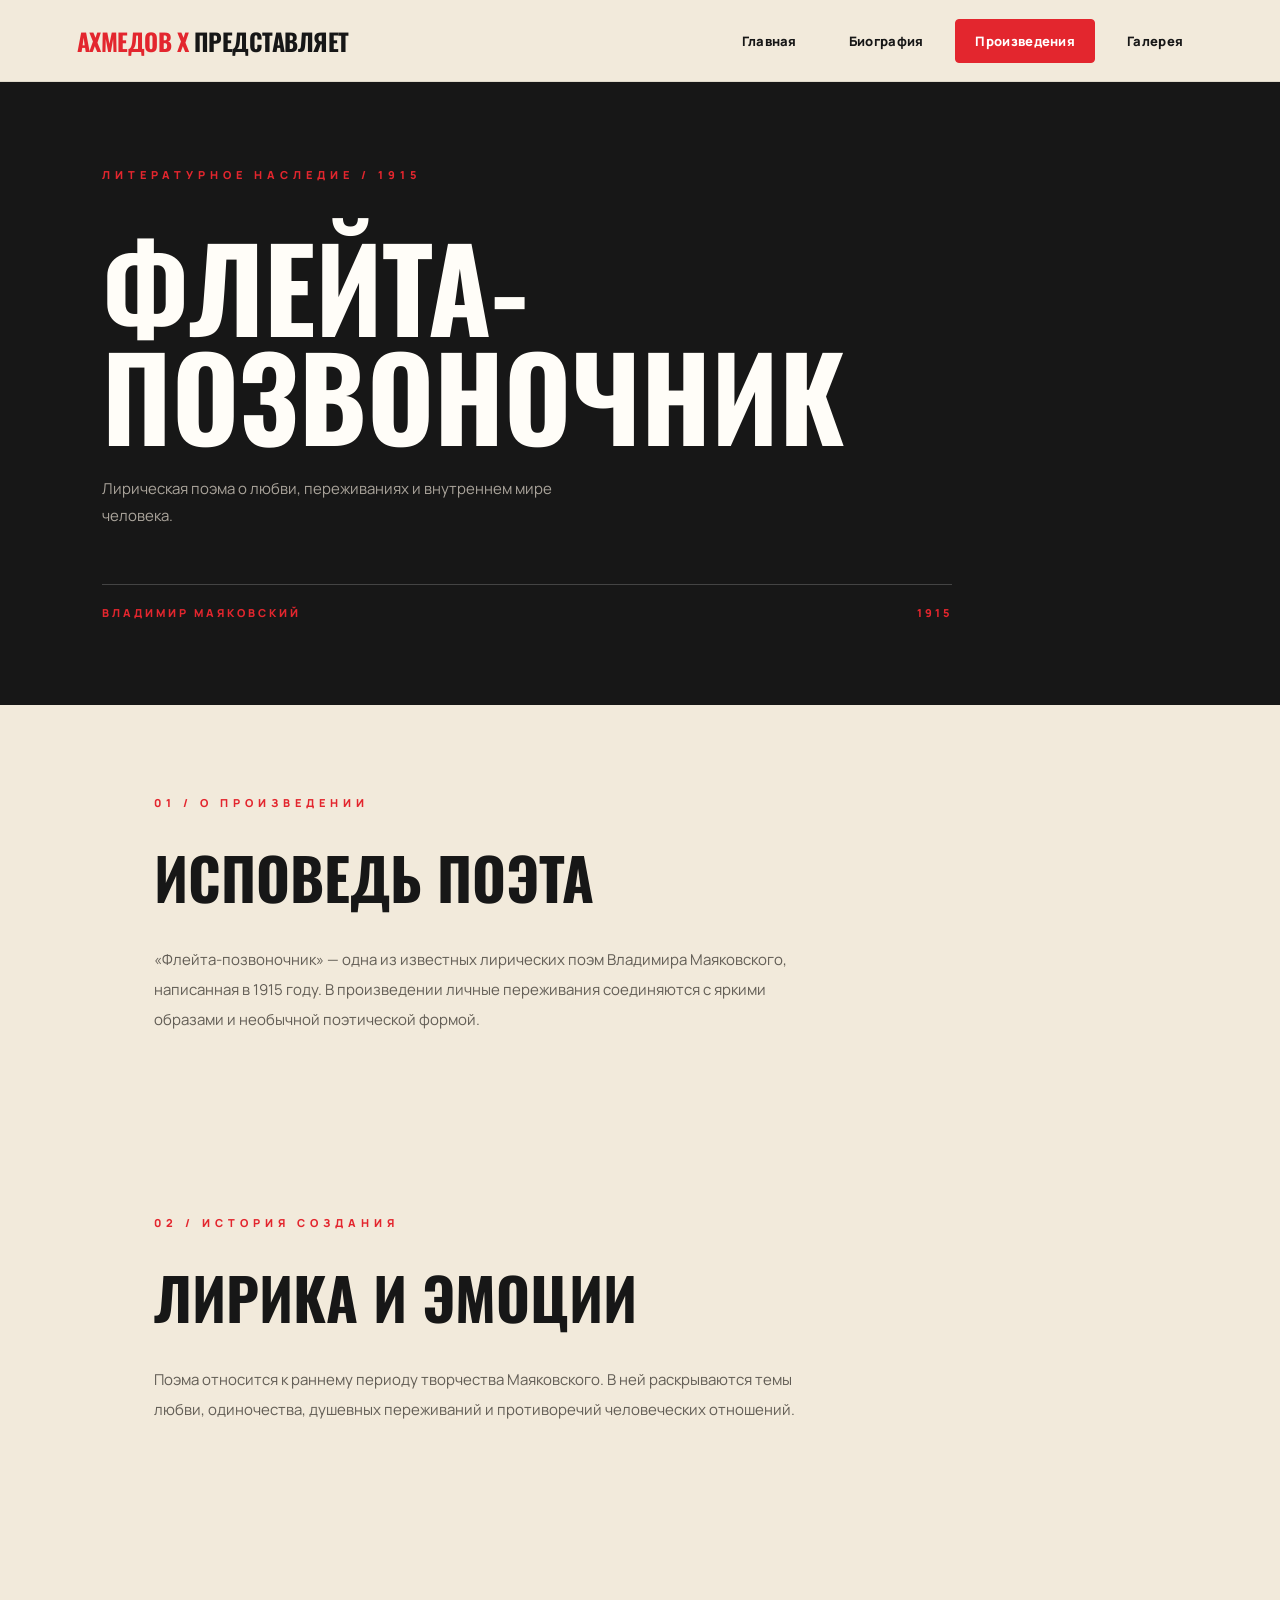
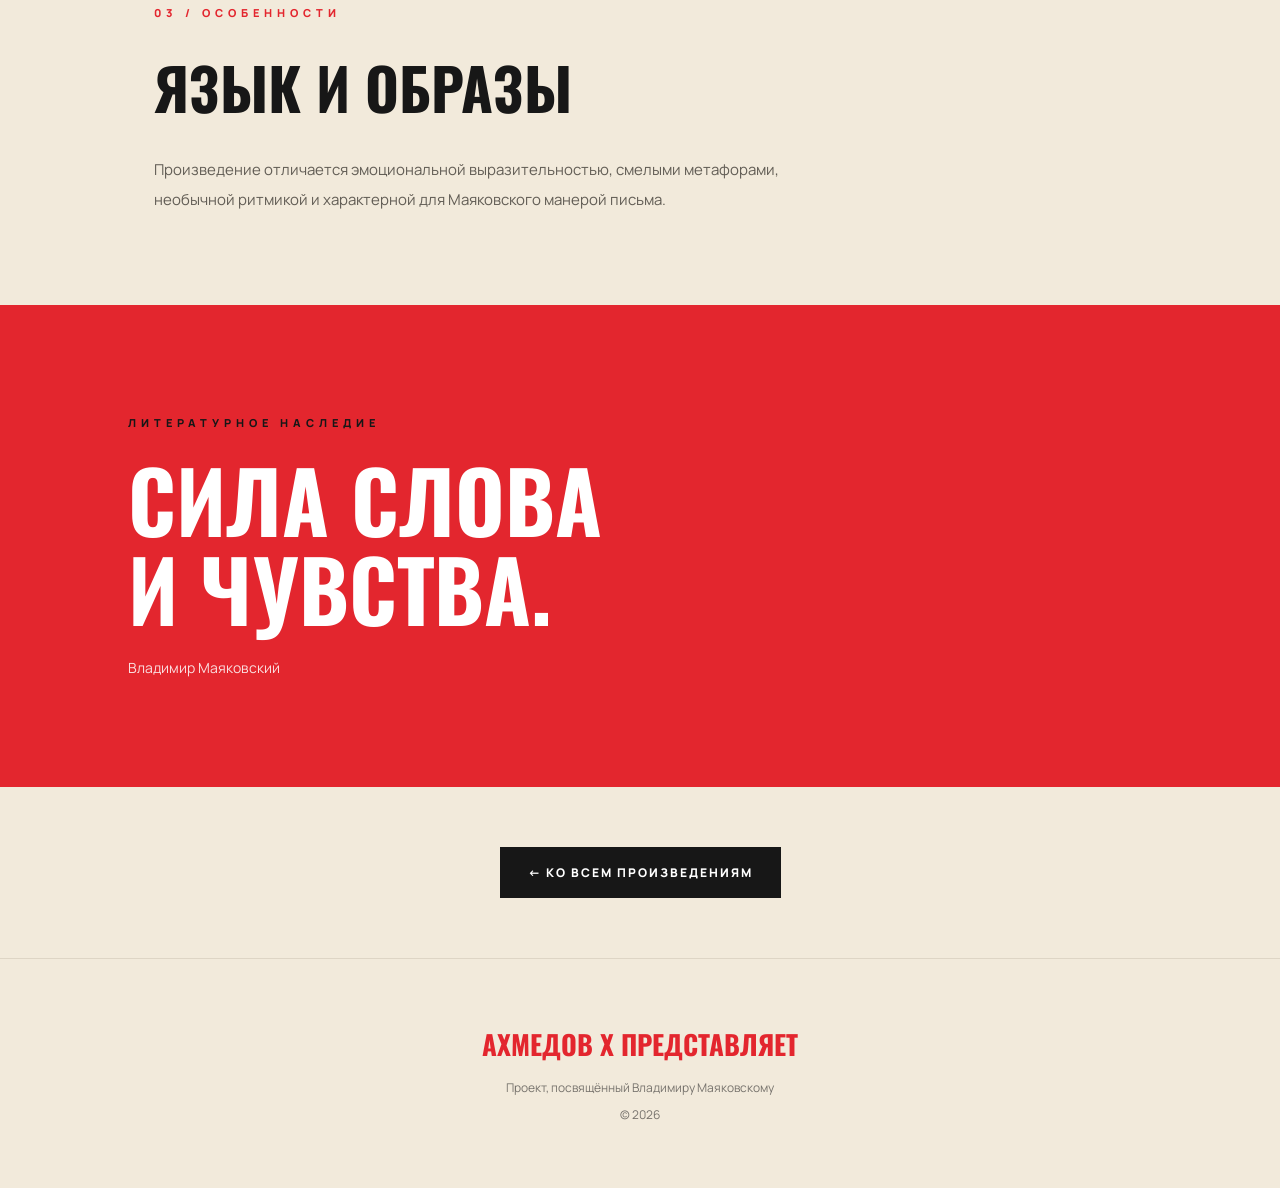
<file: works/flute.html>
<!DOCTYPE html>
<html lang="ru">
<head>
    <meta charset="UTF-8">
    <meta name="viewport" content="width=device-width, initial-scale=1.0">
    <title>Флейта-позвоночник | Владимир Маяковский</title>
    <link rel="stylesheet" href="../css/style.css">
</head>
<body>

<header class="header">
    <a href="../index.html" class="logo">
        АХМЕДОВ Х <span>ПРЕДСТАВЛЯЕТ</span>
    </a>

    <nav class="navigation">
        <a href="../index.html">Главная</a>
        <a href="../pages/biography.html">Биография</a>
        <a href="../pages/works.html" class="active">Произведения</a>
        <a href="../pages/gallery.html">Галерея</a>
    </nav>
</header>

<main class="works-page">

    <section class="works-hero">
        <p class="section-label">ЛИТЕРАТУРНОЕ НАСЛЕДИЕ / 1915</p>
        <h1>ФЛЕЙТА-<br>ПОЗВОНОЧНИК</h1>
        <p>Лирическая поэма о любви, переживаниях и внутреннем мире человека.</p>

        <div class="works-hero-bottom">
            <span>ВЛАДИМИР МАЯКОВСКИЙ</span>
            <span>1915</span>
        </div>
    </section>

    <section class="works-intro">
        <p class="section-label">01 / О ПРОИЗВЕДЕНИИ</p>
        <h2>ИСПОВЕДЬ ПОЭТА</h2>
        <p>
            «Флейта-позвоночник» — одна из известных
            лирических поэм Владимира Маяковского,
            написанная в 1915 году.
            В произведении личные переживания
            соединяются с яркими образами и необычной
            поэтической формой.
        </p>
    </section>

    <section class="works-intro">
        <p class="section-label">02 / ИСТОРИЯ СОЗДАНИЯ</p>
        <h2>ЛИРИКА И ЭМОЦИИ</h2>
        <p>
            Поэма относится к раннему периоду творчества
            Маяковского. В ней раскрываются темы любви,
            одиночества, душевных переживаний
            и противоречий человеческих отношений.
        </p>
    </section>

    <section class="works-intro">
        <p class="section-label">03 / ОСОБЕННОСТИ</p>
        <h2>ЯЗЫК И ОБРАЗЫ</h2>
        <p>
            Произведение отличается эмоциональной
            выразительностью, смелыми метафорами,
            необычной ритмикой и характерной
            для Маяковского манерой письма.
        </p>
    </section>

    <section class="works-quote">
        <p class="section-label">ЛИТЕРАТУРНОЕ НАСЛЕДИЕ</p>
        <h2>СИЛА СЛОВА<br>И ЧУВСТВА.</h2>
        <p>Владимир Маяковский</p>
    </section>

    <div class="bio-back">
        <a href="../pages/works.html">← КО ВСЕМ ПРОИЗВЕДЕНИЯМ</a>
    </div>

</main>

<footer class="footer">
    <h2>АХМЕДОВ Х ПРЕДСТАВЛЯЕТ</h2>
    <p>Проект, посвящённый Владимиру Маяковскому</p>
    <p>© 2026</p>
</footer>

</body>
</html>
</file>
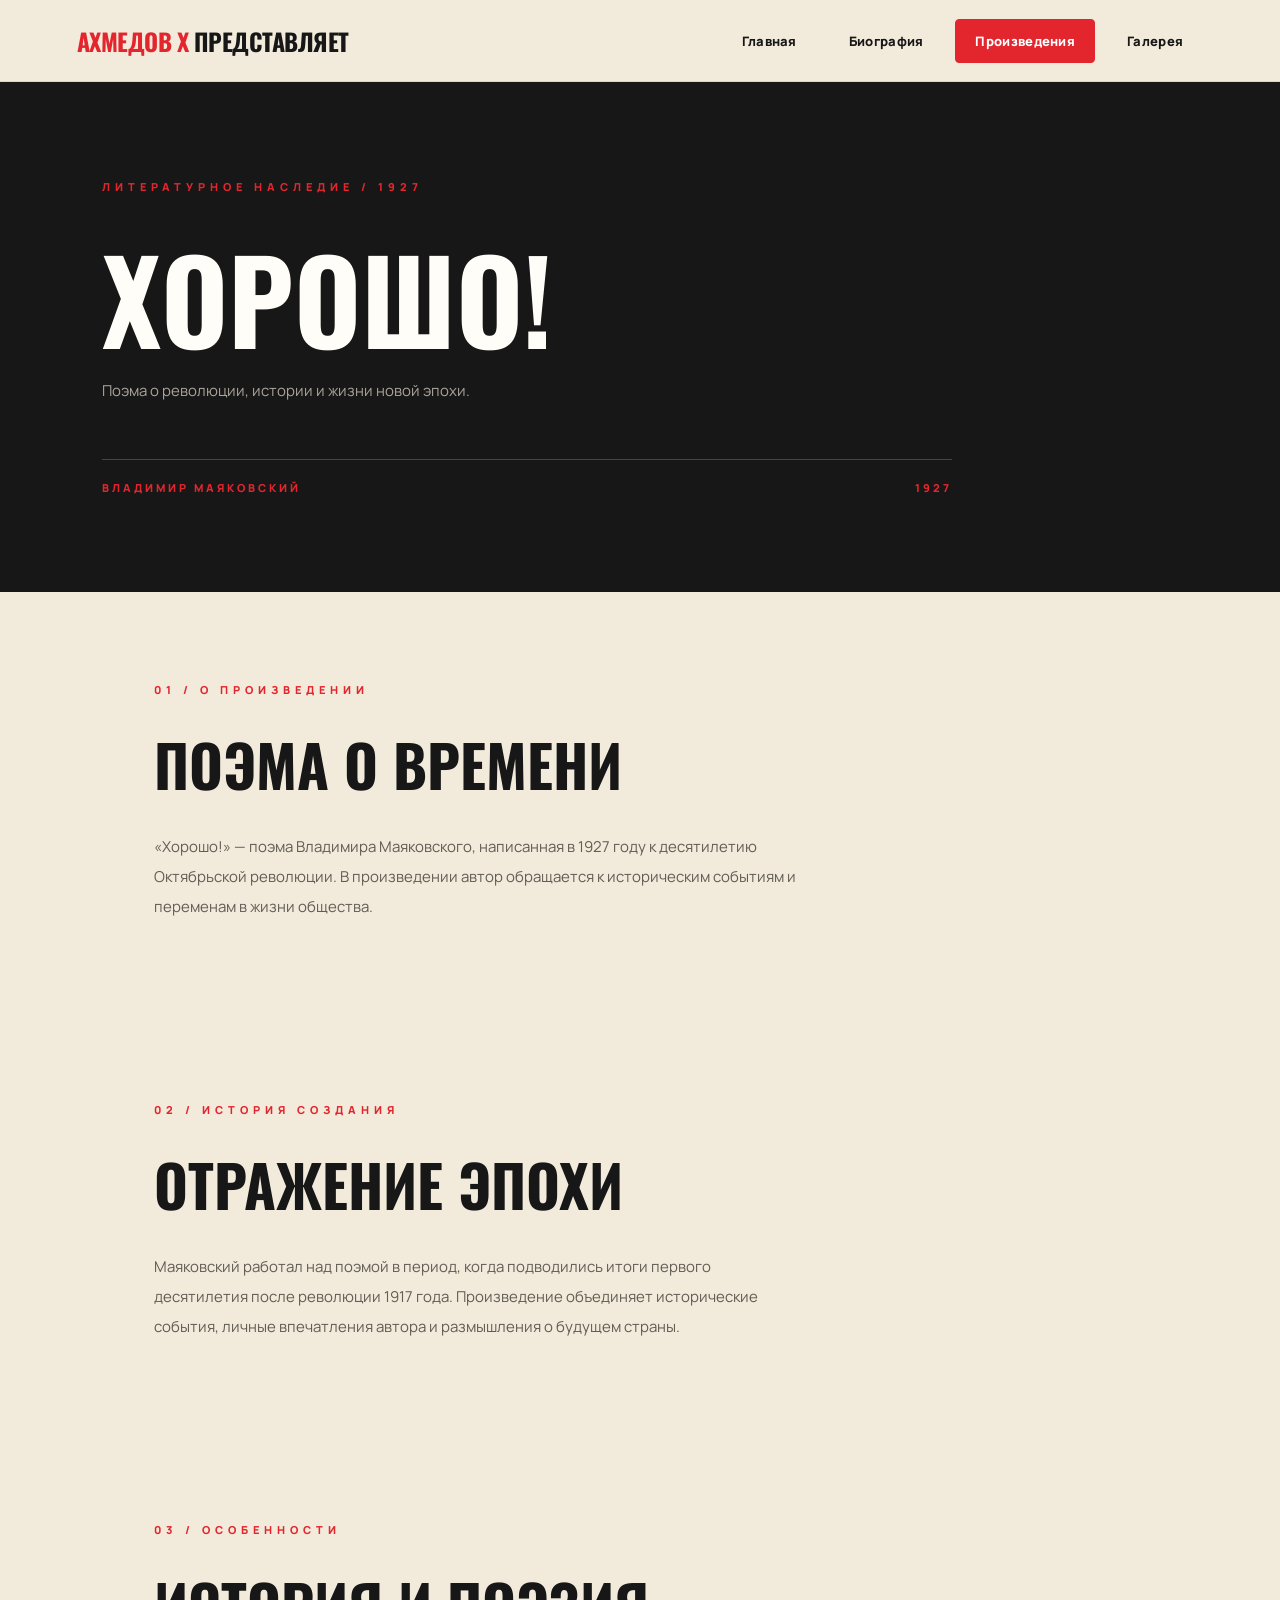
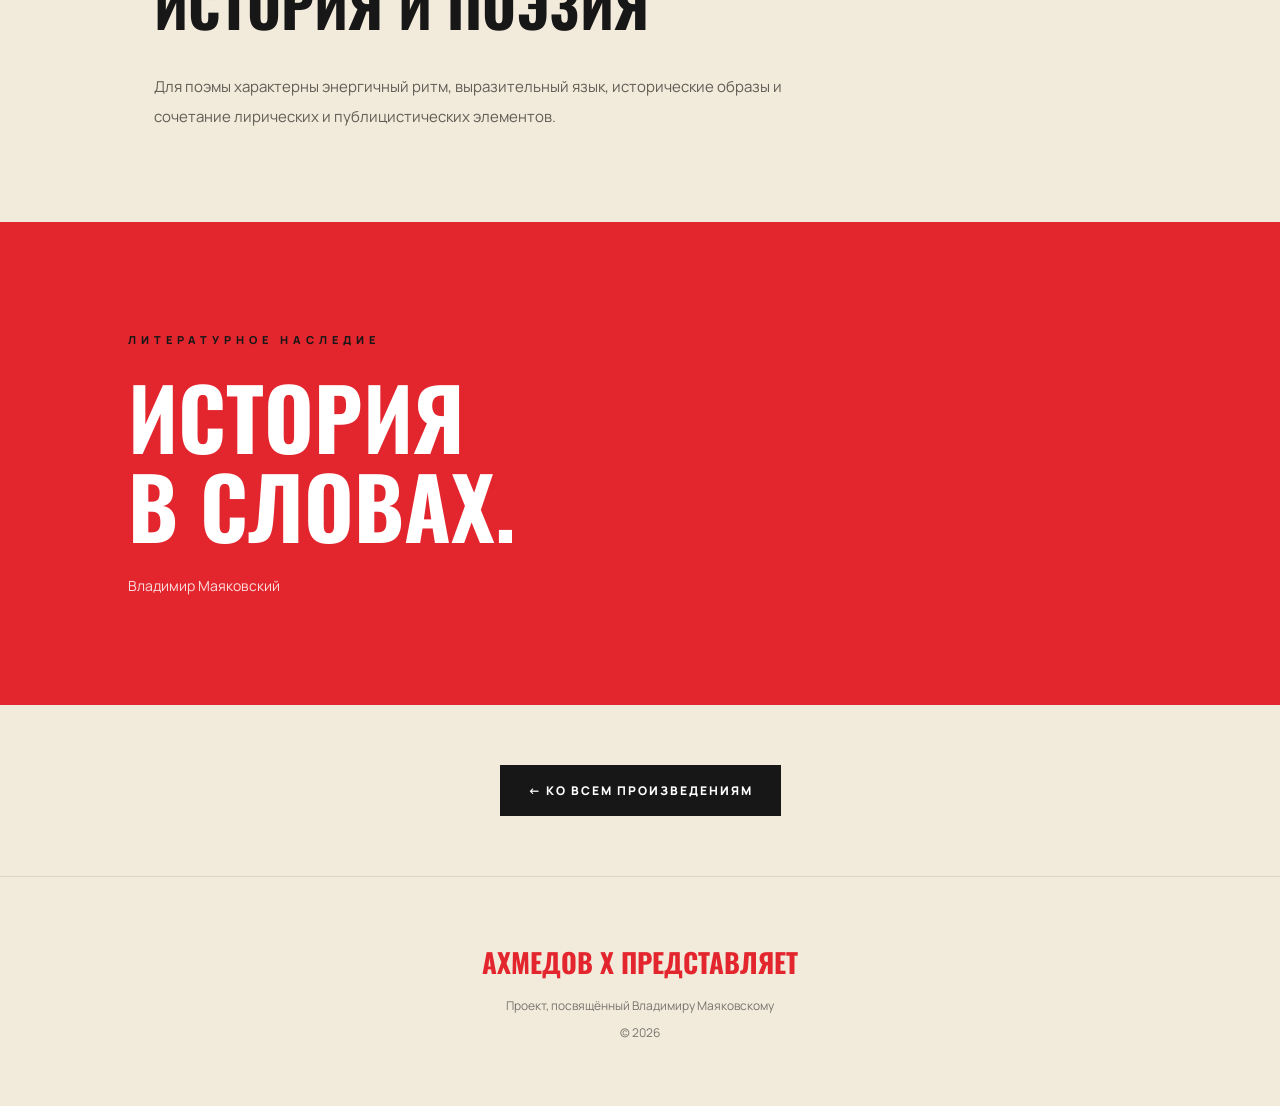
<file: works/good-attitude.html>
<!DOCTYPE html>
<html lang="ru">
<head>
    <meta charset="UTF-8">
    <meta name="viewport" content="width=device-width, initial-scale=1.0">
    <title>Хорошо! | Владимир Маяковский</title>
    <link rel="stylesheet" href="../css/style.css">
</head>

<body>

<header class="header">
    <a href="../index.html" class="logo">
        АХМЕДОВ Х <span>ПРЕДСТАВЛЯЕТ</span>
    </a>

    <nav class="navigation">
        <a href="../index.html">Главная</a>
        <a href="../pages/biography.html">Биография</a>
        <a href="../pages/works.html" class="active">Произведения</a>
        <a href="../pages/gallery.html">Галерея</a>
    </nav>
</header>

<main class="works-page">

    <section class="works-hero">
        <p class="section-label">ЛИТЕРАТУРНОЕ НАСЛЕДИЕ / 1927</p>

        <h1>ХОРОШО!</h1>

        <p>
            Поэма о революции, истории и жизни новой эпохи.
        </p>

        <div class="works-hero-bottom">
            <span>ВЛАДИМИР МАЯКОВСКИЙ</span>
            <span>1927</span>
        </div>
    </section>

    <section class="works-intro">
        <p class="section-label">01 / О ПРОИЗВЕДЕНИИ</p>

        <h2>ПОЭМА О ВРЕМЕНИ</h2>

        <p>
            «Хорошо!» — поэма Владимира Маяковского,
            написанная в 1927 году к десятилетию
            Октябрьской революции.
            В произведении автор обращается
            к историческим событиям и переменам
            в жизни общества.
        </p>
    </section>

    <section class="works-intro">
        <p class="section-label">02 / ИСТОРИЯ СОЗДАНИЯ</p>

        <h2>ОТРАЖЕНИЕ ЭПОХИ</h2>

        <p>
            Маяковский работал над поэмой в период,
            когда подводились итоги первого десятилетия
            после революции 1917 года.
            Произведение объединяет исторические
            события, личные впечатления автора
            и размышления о будущем страны.
        </p>
    </section>

    <section class="works-intro">
        <p class="section-label">03 / ОСОБЕННОСТИ</p>

        <h2>ИСТОРИЯ И ПОЭЗИЯ</h2>

        <p>
            Для поэмы характерны энергичный ритм,
            выразительный язык, исторические образы
            и сочетание лирических и публицистических
            элементов.
        </p>
    </section>

    <section class="works-quote">
        <p class="section-label">ЛИТЕРАТУРНОЕ НАСЛЕДИЕ</p>

        <h2>ИСТОРИЯ<br>В СЛОВАХ.</h2>

        <p>Владимир Маяковский</p>
    </section>

    <div class="bio-back">
        <a href="../pages/works.html">
            ← КО ВСЕМ ПРОИЗВЕДЕНИЯМ
        </a>
    </div>

</main>

<footer class="footer">
    <h2>АХМЕДОВ Х ПРЕДСТАВЛЯЕТ</h2>
    <p>Проект, посвящённый Владимиру Маяковскому</p>
    <p>© 2026</p>
</footer>

</body>
</html>
</file>
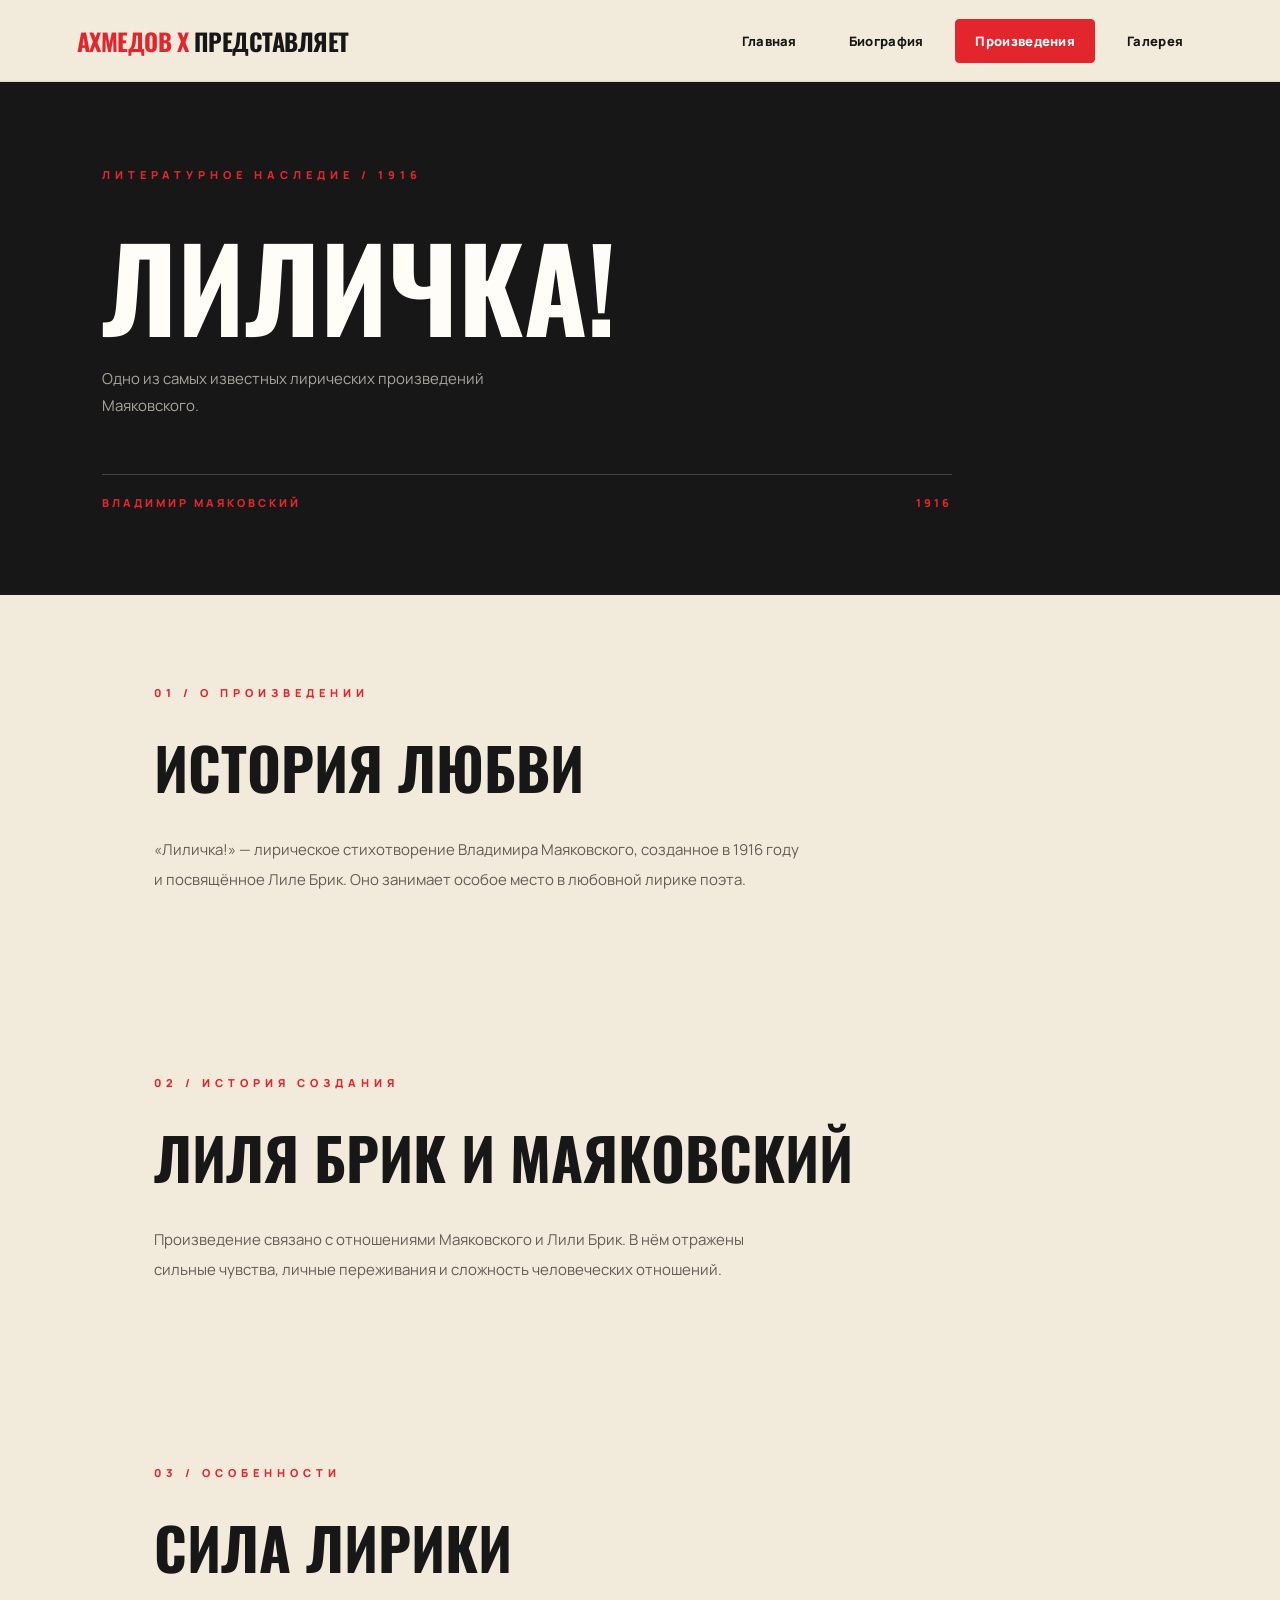
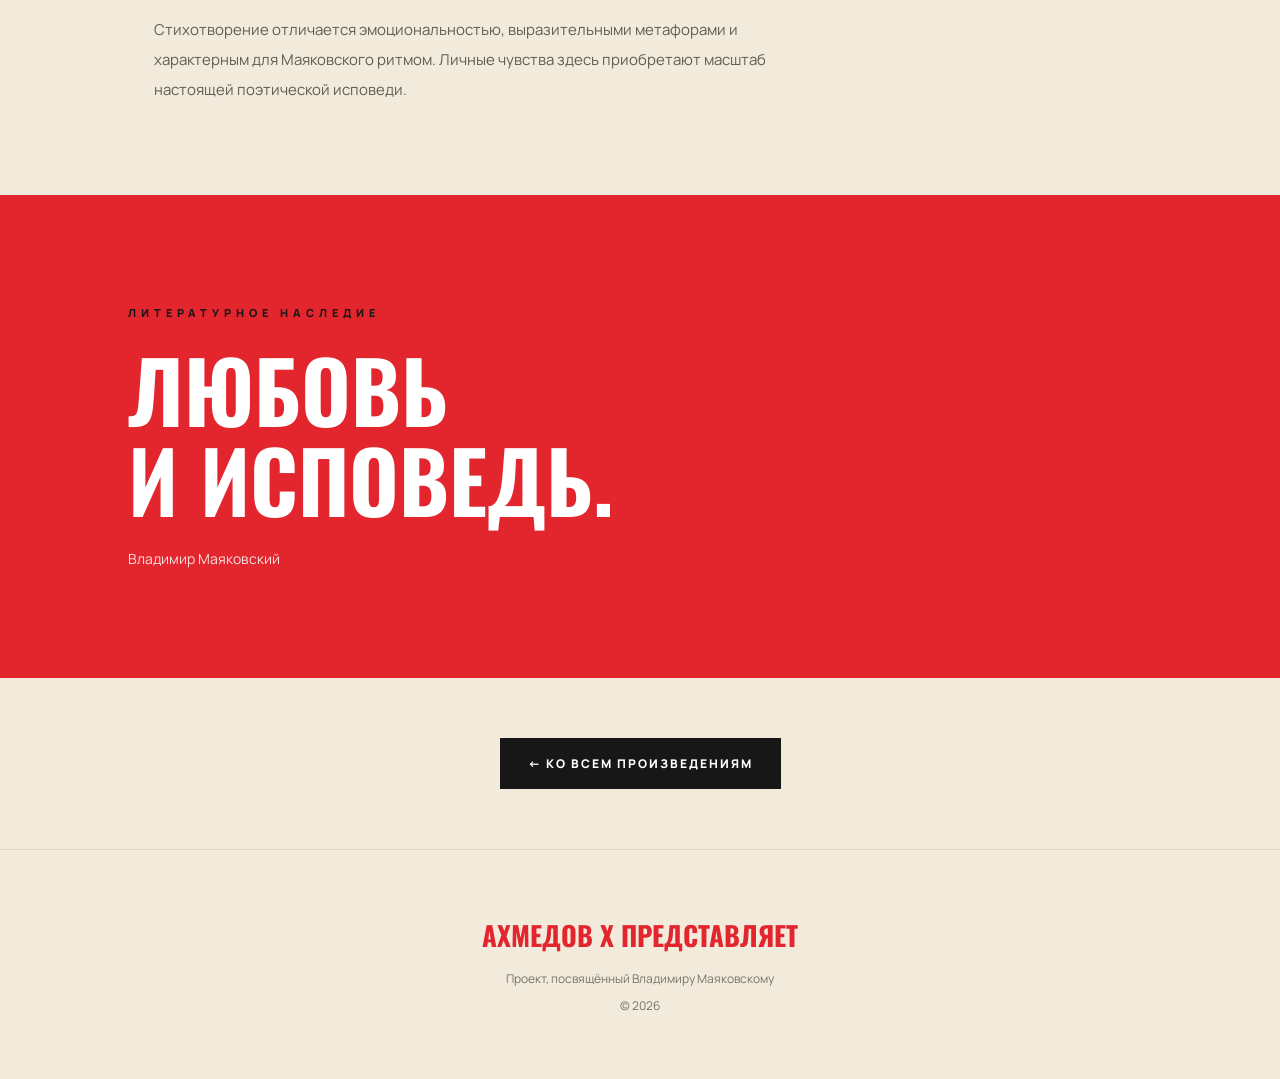
<file: works/lilichka.html>
<!DOCTYPE html>
<html lang="ru">
<head>
    <meta charset="UTF-8">
    <meta name="viewport" content="width=device-width, initial-scale=1.0">
    <title>Лиличка! | Владимир Маяковский</title>
    <link rel="stylesheet" href="../css/style.css">
</head>

<body>

<header class="header">
    <a href="../index.html" class="logo">
        АХМЕДОВ Х <span>ПРЕДСТАВЛЯЕТ</span>
    </a>

    <nav class="navigation">
        <a href="../index.html">Главная</a>
        <a href="../pages/biography.html">Биография</a>
        <a href="../pages/works.html" class="active">Произведения</a>
        <a href="../pages/gallery.html">Галерея</a>
    </nav>
</header>

<main class="works-page">

    <section class="works-hero">
        <p class="section-label">ЛИТЕРАТУРНОЕ НАСЛЕДИЕ / 1916</p>

        <h1>ЛИЛИЧКА!</h1>

        <p>
            Одно из самых известных лирических произведений Маяковского.
        </p>

        <div class="works-hero-bottom">
            <span>ВЛАДИМИР МАЯКОВСКИЙ</span>
            <span>1916</span>
        </div>
    </section>

    <section class="works-intro">
        <p class="section-label">01 / О ПРОИЗВЕДЕНИИ</p>

        <h2>ИСТОРИЯ ЛЮБВИ</h2>

        <p>
            «Лиличка!» — лирическое стихотворение
            Владимира Маяковского, созданное
            в 1916 году и посвящённое Лиле Брик.
            Оно занимает особое место в любовной
            лирике поэта.
        </p>
    </section>

    <section class="works-intro">
        <p class="section-label">02 / ИСТОРИЯ СОЗДАНИЯ</p>

        <h2>ЛИЛЯ БРИК И МАЯКОВСКИЙ</h2>

        <p>
            Произведение связано с отношениями
            Маяковского и Лили Брик.
            В нём отражены сильные чувства,
            личные переживания и сложность
            человеческих отношений.
        </p>
    </section>

    <section class="works-intro">
        <p class="section-label">03 / ОСОБЕННОСТИ</p>

        <h2>СИЛА ЛИРИКИ</h2>

        <p>
            Стихотворение отличается эмоциональностью,
            выразительными метафорами и характерным
            для Маяковского ритмом.
            Личные чувства здесь приобретают
            масштаб настоящей поэтической исповеди.
        </p>
    </section>

    <section class="works-quote">
        <p class="section-label">ЛИТЕРАТУРНОЕ НАСЛЕДИЕ</p>

        <h2>ЛЮБОВЬ<br>И ИСПОВЕДЬ.</h2>

        <p>Владимир Маяковский</p>
    </section>

    <div class="bio-back">
        <a href="../pages/works.html">
            ← КО ВСЕМ ПРОИЗВЕДЕНИЯМ
        </a>
    </div>

</main>

<footer class="footer">
    <h2>АХМЕДОВ Х ПРЕДСТАВЛЯЕТ</h2>
    <p>Проект, посвящённый Владимиру Маяковскому</p>
    <p>© 2026</p>
</footer>

</body>
</html>
</file>
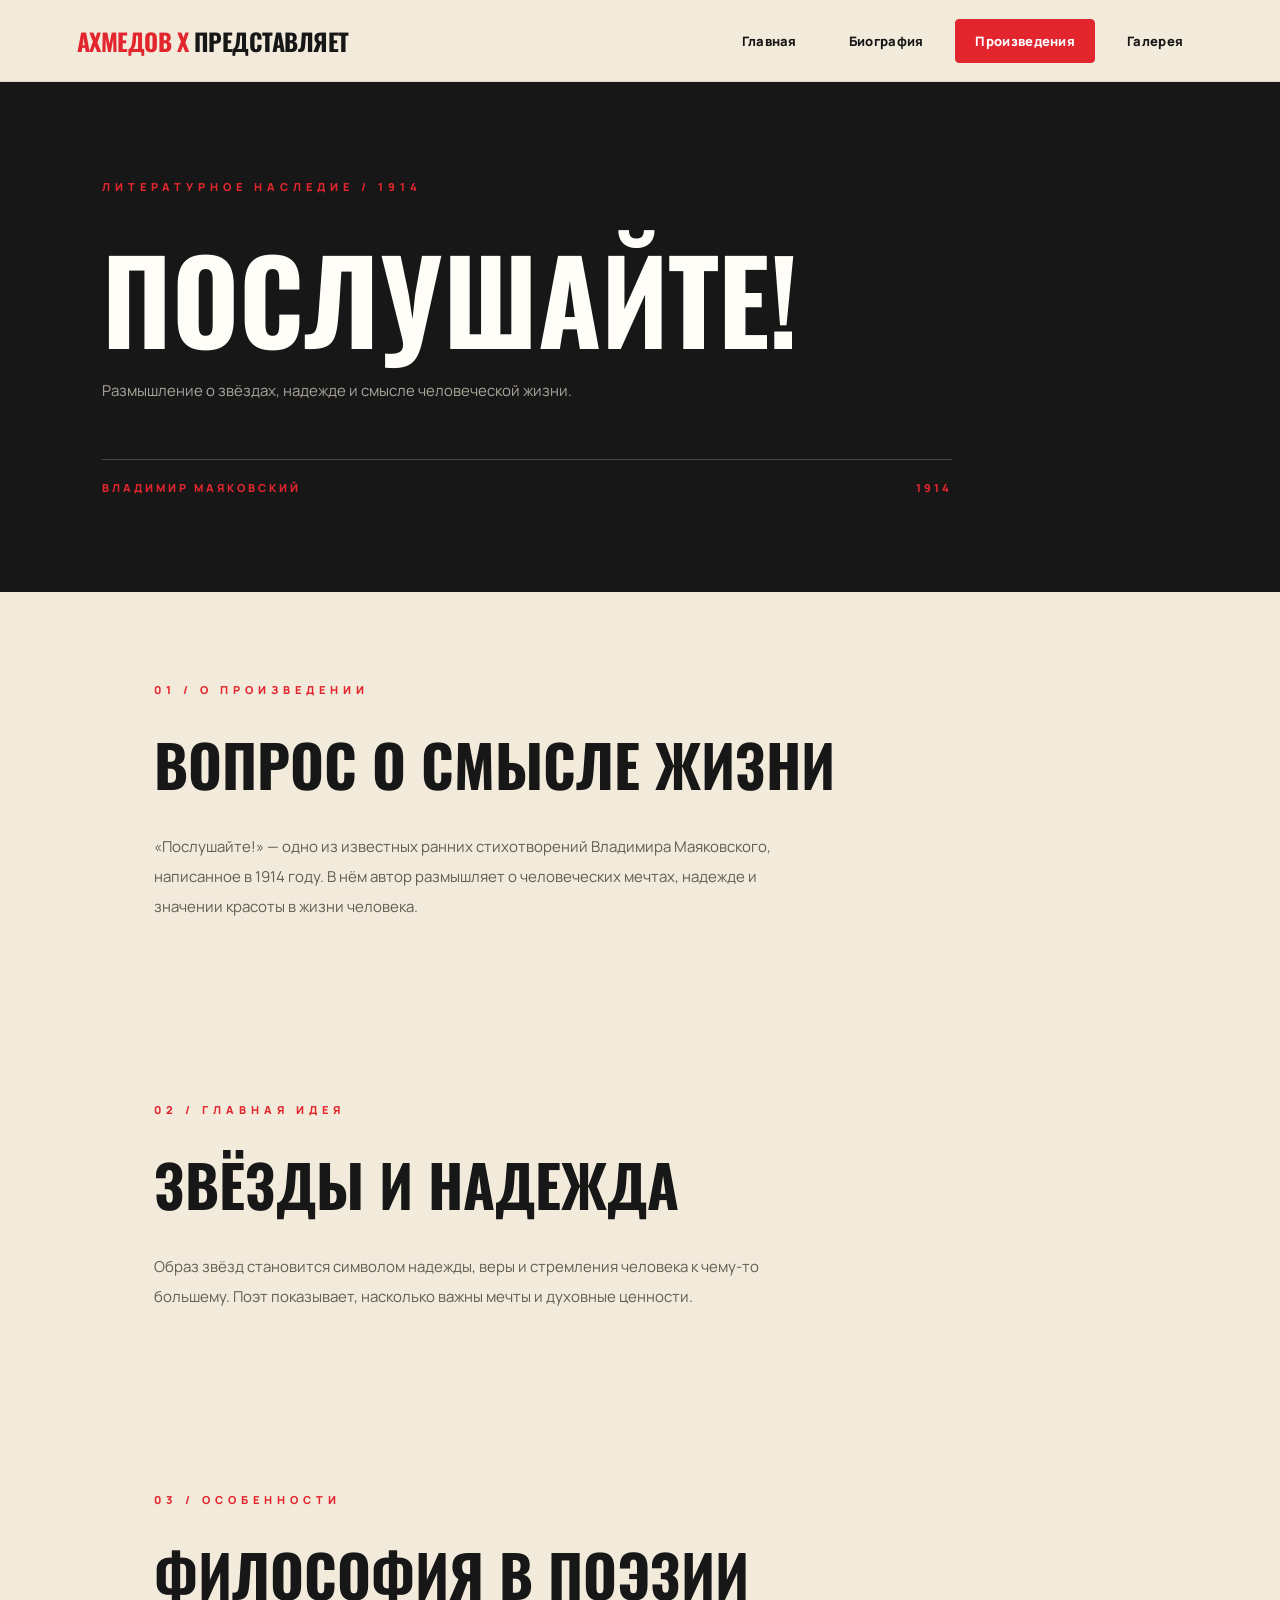
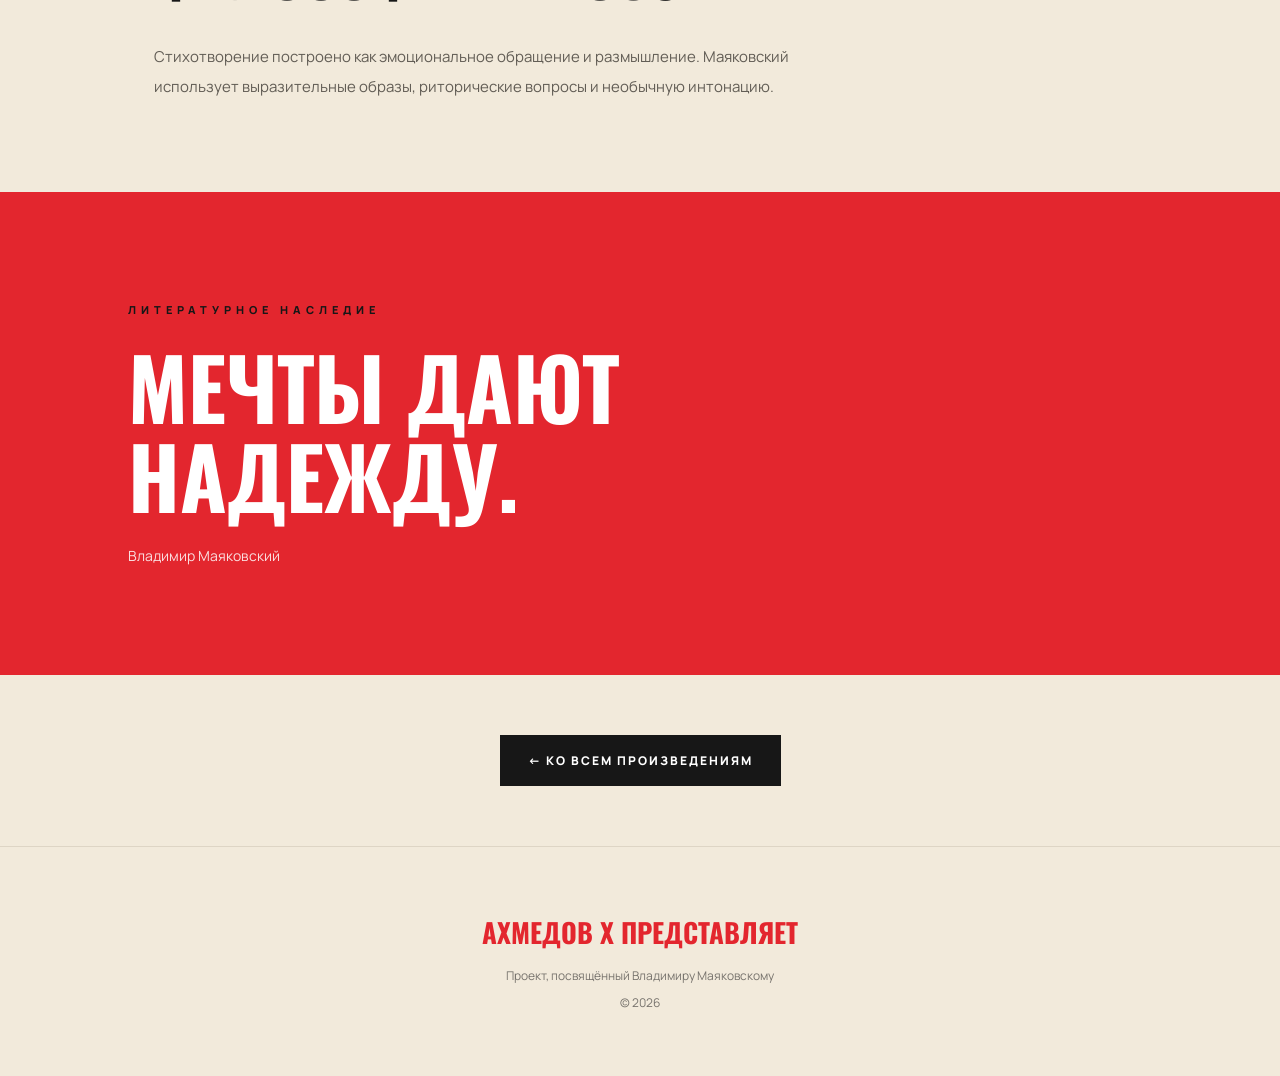
<file: works/listen.html>
<!DOCTYPE html>
<html lang="ru">
<head>
    <meta charset="UTF-8">
    <meta name="viewport" content="width=device-width, initial-scale=1.0">
    <title>Послушайте! | Владимир Маяковский</title>
    <link rel="stylesheet" href="../css/style.css">
</head>

<body>

<header class="header">
    <a href="../index.html" class="logo">
        АХМЕДОВ Х <span>ПРЕДСТАВЛЯЕТ</span>
    </a>

    <nav class="navigation">
        <a href="../index.html">Главная</a>
        <a href="../pages/biography.html">Биография</a>
        <a href="../pages/works.html" class="active">Произведения</a>
        <a href="../pages/gallery.html">Галерея</a>
    </nav>
</header>

<main class="works-page">

    <section class="works-hero">
        <p class="section-label">ЛИТЕРАТУРНОЕ НАСЛЕДИЕ / 1914</p>

        <h1>ПОСЛУШАЙТЕ!</h1>

        <p>
            Размышление о звёздах, надежде и смысле человеческой жизни.
        </p>

        <div class="works-hero-bottom">
            <span>ВЛАДИМИР МАЯКОВСКИЙ</span>
            <span>1914</span>
        </div>
    </section>

    <section class="works-intro">
        <p class="section-label">01 / О ПРОИЗВЕДЕНИИ</p>

        <h2>ВОПРОС О СМЫСЛЕ ЖИЗНИ</h2>

        <p>
            «Послушайте!» — одно из известных ранних
            стихотворений Владимира Маяковского,
            написанное в 1914 году.
            В нём автор размышляет о человеческих
            мечтах, надежде и значении красоты
            в жизни человека.
        </p>
    </section>

    <section class="works-intro">
        <p class="section-label">02 / ГЛАВНАЯ ИДЕЯ</p>

        <h2>ЗВЁЗДЫ И НАДЕЖДА</h2>

        <p>
            Образ звёзд становится символом надежды,
            веры и стремления человека к чему-то
            большему. Поэт показывает, насколько
            важны мечты и духовные ценности.
        </p>
    </section>

    <section class="works-intro">
        <p class="section-label">03 / ОСОБЕННОСТИ</p>

        <h2>ФИЛОСОФИЯ В ПОЭЗИИ</h2>

        <p>
            Стихотворение построено как эмоциональное
            обращение и размышление.
            Маяковский использует выразительные
            образы, риторические вопросы
            и необычную интонацию.
        </p>
    </section>

    <section class="works-quote">
        <p class="section-label">ЛИТЕРАТУРНОЕ НАСЛЕДИЕ</p>

        <h2>МЕЧТЫ ДАЮТ<br>НАДЕЖДУ.</h2>

        <p>Владимир Маяковский</p>
    </section>

    <div class="bio-back">
        <a href="../pages/works.html">
            ← КО ВСЕМ ПРОИЗВЕДЕНИЯМ
        </a>
    </div>

</main>

<footer class="footer">
    <h2>АХМЕДОВ Х ПРЕДСТАВЛЯЕТ</h2>
    <p>Проект, посвящённый Владимиру Маяковскому</p>
    <p>© 2026</p>
</footer>

</body>
</html>
</file>
<file: css/style.css>
/* =====================================
   MAYAKOVSKY MUSEUM
   DESIGN BY AHMEDOV
===================================== */

@import url('https://fonts.googleapis.com/css2?family=Oswald:wght@400;500;600;700&family=Manrope:wght@400;500;600;700;800&display=swap');

:root {
    --black: #171717;
    --dark: #202020;
    --cream: #f2eadb;
    --white: #fffdf8;
    --red: #e3262e;
    --gray: #77736d;
}

* {
    margin: 0;
    padding: 0;
    box-sizing: border-box;
}

html {
    scroll-behavior: smooth;
}

body {
    background: var(--cream);
    color: var(--black);
    font-family: 'Manrope', Arial, sans-serif;
    overflow-x: hidden;
}

/* =====================================
   HEADER
===================================== */

.header {
    width: 100%;
    min-height: 82px;
    padding: 0 6%;
    display: flex;
    align-items: center;
    justify-content: space-between;
    background: var(--cream);
    position: relative;
    z-index: 100;
    border-bottom: 1px solid rgba(0,0,0,0.08);
}

.logo {
    color: var(--red);
    font-family: 'Oswald', sans-serif;
    font-size: 24px;
    font-weight: 700;
    text-decoration: none;
    letter-spacing: -0.5px;
    white-space: nowrap;
}

.logo span {
    color: var(--black);
}

.navigation {
    display: flex;
    align-items: center;
    gap: 30px;
}

.navigation a {
    color: var(--black);
    font-size: 13px;
    font-weight: 700;
    text-decoration: none;
    position: relative;
    transition: color 0.3s ease;
}

.navigation a::after {
    content: "";
    position: absolute;
    width: 0;
    height: 2px;
    background: var(--red);
    bottom: -7px;
    left: 0;
    transition: width 0.3s ease;
}

.navigation a:hover {
    color: var(--red);
}

.navigation a:hover::after {
    width: 100%;
}

/* =====================================
   HERO
===================================== */

.hero {
    min-height: 650px;
    padding: 85px 8% 100px;
    background: var(--black);
    color: var(--white);
    display: flex;
    align-items: center;
    justify-content: space-between;
    position: relative;
    overflow: hidden;
}

.hero::before {
    content: "МАЯКОВСКИЙ";
    position: absolute;
    font-family: 'Oswald', sans-serif;
    font-size: clamp(100px, 19vw, 270px);
    font-weight: 700;
    color: rgba(255,255,255,0.025);
    white-space: nowrap;
    bottom: -55px;
    left: 2%;
    pointer-events: none;
}

.hero-content {
    max-width: 650px;
    position: relative;
    z-index: 2;
    animation: slideUp 1s ease both;
}

.subtitle {
    color: var(--red);
    font-size: 12px;
    font-weight: 800;
    letter-spacing: 5px;
    margin-bottom: 28px;
}

.hero h1 {
    font-family: 'Oswald', sans-serif;
    font-size: clamp(65px, 8.5vw, 115px);
    line-height: 0.96;
    font-weight: 700;
    letter-spacing: -3px;
    margin-bottom: 28px;
}

.hero-description {
    max-width: 440px;
    font-size: 16px;
    line-height: 1.8;
    color: #c7c4bd;
    margin-bottom: 35px;
}

.main-button {
    display: inline-block;
    padding: 17px 27px;
    background: var(--red);
    color: white;
    font-size: 11px;
    font-weight: 800;
    letter-spacing: 1px;
    text-decoration: none;
    transition: 0.3s ease;
}

.main-button:hover {
    background: white;
    color: var(--black);
    transform: translateY(-4px);
}

.hero-image {
    width: 340px;
    height: 440px;
    position: relative;
    z-index: 2;
    margin-left: 35px;
    animation: fadeIn 1.4s ease both;
}

.hero-image::before {
    content: "";
    position: absolute;
    border: 2px solid var(--red);
    width: 100%;
    height: 100%;
    top: 17px;
    left: 17px;
    z-index: -1;
}

.hero-image img {
    width: 100%;
    height: 100%;
    object-fit: cover;
    filter: grayscale(100%) contrast(1.1);
    display: block;
    transition: 0.5s ease;
}

.hero-image:hover img {
    filter: grayscale(0%);
}

.hero-year {
    position: absolute;
    bottom: 35px;
    right: 8%;
    font-family: 'Oswald', sans-serif;
    font-size: 19px;
    letter-spacing: 4px;
    color: var(--red);
}

/* =====================================
   INTRO
===================================== */

.intro {
    padding: 110px 12%;
    background: var(--cream);
    position: relative;
}

.section-label {
    color: var(--red);
    font-size: 11px;
    font-weight: 800;
    letter-spacing: 5px;
    margin-bottom: 24px;
}

.intro h2,
.sections h2 {
    font-family: 'Oswald', sans-serif;
    font-size: clamp(40px, 5vw, 65px);
    line-height: 1.1;
    margin-bottom: 30px;
    font-weight: 700;
}

.intro > p:last-child {
    max-width: 720px;
    font-size: 16px;
    line-height: 2;
    color: #55514b;
}

/* =====================================
   SECTIONS
===================================== */

.sections {
    padding: 100px 8%;
    background: var(--black);
    color: var(--white);
}

.sections h2 {
    margin-bottom: 55px;
}

.section-grid {
    display: grid;
    grid-template-columns: repeat(3, 1fr);
    gap: 18px;
}

.section-card {
    min-height: 260px;
    padding: 30px;
    background: #242424;
    color: var(--white);
    text-decoration: none;
    border: 1px solid #383838;
    display: flex;
    flex-direction: column;
    align-items: flex-start;
    position: relative;
    overflow: hidden;
    transition: 0.35s ease;
}

.section-card::before {
    content: "";
    position: absolute;
    width: 4px;
    height: 0;
    background: var(--red);
    left: 0;
    top: 0;
    transition: 0.35s ease;
}

.section-card:hover {
    background: #302b27;
    transform: translateY(-8px);
    border-color: var(--red);
}

.section-card:hover::before {
    height: 100%;
}

.section-card span {
    color: var(--red);
    font-family: 'Oswald', sans-serif;
    font-size: 18px;
    margin-bottom: 35px;
}

.section-card h3 {
    font-family: 'Oswald', sans-serif;
    font-size: 29px;
    font-weight: 600;
    margin-bottom: 12px;
}

.section-card p {
    font-size: 13px;
    color: #aaa59d;
    margin-bottom: 25px;
}

.section-card b {
    margin-top: auto;
    color: var(--red);
    font-size: 10px;
    letter-spacing: 2px;
    transition: 0.3s;
}

.section-card:hover b {
    letter-spacing: 4px;
}

/* =====================================
   FOOTER
===================================== */

.footer {
    padding: 65px 8%;
    background: var(--cream);
    text-align: center;
    border-top: 1px solid #ded5c5;
}

.footer h2 {
    font-family: 'Oswald', sans-serif;
    font-size: 27px;
    color: var(--red);
    margin-bottom: 15px;
}

.footer p {
    font-size: 12px;
    color: var(--gray);
    margin-top: 10px;
}

/* =====================================
   ANIMATIONS
===================================== */

@keyframes slideUp {
    from {
        opacity: 0;
        transform: translateY(35px);
    }

    to {
        opacity: 1;
        transform: translateY(0);
    }
}

@keyframes fadeIn {
    from {
        opacity: 0;
    }

    to {
        opacity: 1;
    }
}

/* =====================================
   RESPONSIVE
===================================== */

@media (max-width: 1000px) {

    .header {
        padding: 20px 5%;
        flex-wrap: wrap;
        gap: 20px;
    }

    .navigation {
        gap: 18px;
        flex-wrap: wrap;
    }

    .hero {
        padding: 80px 6%;
    }

    .hero-image {
        width: 280px;
        height: 370px;
    }

    .section-grid {
        grid-template-columns: repeat(2, 1fr);
    }
}

@media (max-width: 650px) {

    .header {
        flex-direction: column;
        align-items: flex-start;
        padding: 20px 6%;
    }

    .logo {
        font-size: 21px;
    }

    .navigation {
        width: 100%;
        gap: 15px;
    }

    .navigation a {
        font-size: 11px;
    }

    .hero {
        min-height: auto;
        padding: 75px 7% 100px;
        flex-direction: column;
        align-items: flex-start;
    }

    .hero h1 {
        font-size: clamp(55px, 13vw, 78px);
        letter-spacing: -2px;
    }

    .hero-description {
        font-size: 14px;
    }

    .hero-image {
        width: 75%;
        height: 350px;
        margin: 65px auto 20px;
        align-self: center;
    }

    .hero-year {
        bottom: 25px;
        right: 7%;
    }

    .intro {
        padding: 75px 7%;
    }

    .intro h2,
    .sections h2 {
        font-size: 43px;
    }

    .intro > p:last-child {
        font-size: 14px;
    }

    .sections {
        padding: 75px 7%;
    }

    .section-grid {
        grid-template-columns: 1fr;
        gap: 14px;
    }

    .section-card {
        min-height: 220px;
    }

    .footer {
        padding: 50px 7%;
    }
}

/* =====================================
   SELECTION
===================================== */

::selection {
    background: var(--red);
    color: white;
}

/* =====================================
   BIOGRAPHY PAGE
===================================== */

.bio-page {
    width: 100%;
    overflow: hidden;
    background: #f2eadb;
}

/* HERO */

.bio-hero {
    min-height: 570px;
    padding: 85px 8%;
    background: #171717;
    color: #fffdf8;
    position: relative;
    display: flex;
    flex-direction: column;
    justify-content: center;
    overflow: hidden;
}

.bio-hero::before {
    content: "МАЯКОВСКИЙ";
    position: absolute;
    bottom: -40px;
    left: 3%;
    font-family: 'Oswald', sans-serif;
    font-size: clamp(100px, 19vw, 240px);
    font-weight: 700;
    color: rgba(255,255,255,0.035);
    white-space: nowrap;
    pointer-events: none;
}

.bio-hero::after {
    content: "";
    position: absolute;
    top: 50%;
    right: 9%;
    transform: translateY(-50%);
    width: 300px;
    height: 390px;
    background-image: url("https://upload.wikimedia.org/wikipedia/commons/thumb/4/4e/Mayakovsky.jpg/500px-Mayakovsky.jpg");
    background-size: cover;
    background-position: center;
    filter: grayscale(100%);
    border: 1px solid #51453c;
    box-shadow: 15px 15px 0 #e3262e;
}

.bio-hero .section-label {
    position: relative;
    z-index: 2;
    color: #e3262e;
}

.bio-hero h1 {
    position: relative;
    z-index: 2;
    font-family: 'Oswald', sans-serif;
    font-size: clamp(65px, 8vw, 110px);
    line-height: 0.95;
    font-weight: 700;
    letter-spacing: -2px;
    margin: 20px 0;
}

.bio-subtitle {
    position: relative;
    z-index: 2;
    max-width: 510px;
    color: #c6c0b7;
    font-size: 15px;
    line-height: 1.8;
}

.bio-years {
    position: relative;
    z-index: 2;
    margin-top: 22px;
    color: #e3262e;
    font-family: 'Oswald', sans-serif;
    font-size: 23px;
    letter-spacing: 4px;
}

/* HISTORY */

.bio-content {
    padding: 105px 12%;
    display: grid;
    grid-template-columns: 0.9fr 1.1fr;
    gap: 75px;
    align-items: start;
    background: #f2eadb;
}

.bio-heading {
    position: sticky;
    top: 40px;
}

.bio-heading h2 {
    font-family: 'Oswald', sans-serif;
    font-size: clamp(35px, 4vw, 55px);
    line-height: 1.1;
    max-width: 450px;
}

.bio-text {
    border-left: 2px solid #e3262e;
    padding-left: 30px;
}

.bio-text p {
    color: #514d47;
    font-size: 15px;
    line-height: 2;
    margin-bottom: 25px;
}

/* TIMELINE */

.bio-timeline {
    padding: 100px 12%;
    background: #171717;
    color: #fffdf8;
}

.bio-timeline h2 {
    font-family: 'Oswald', sans-serif;
    font-size: clamp(40px, 5vw, 65px);
    margin-bottom: 65px;
}

.timeline-item {
    display: grid;
    grid-template-columns: 130px 1fr;
    gap: 35px;
    padding: 30px 0;
    border-top: 1px solid #45413c;
    transition: 0.3s ease;
}

.timeline-item:hover {
    padding-left: 15px;
    border-top-color: #e3262e;
}

.timeline-item > span {
    color: #e3262e;
    font-family: 'Oswald', sans-serif;
    font-size: 32px;
    font-weight: 700;
}

.timeline-item h3 {
    font-family: 'Oswald', sans-serif;
    font-size: 25px;
    margin-bottom: 10px;
}

.timeline-item p {
    color: #aaa49b;
    font-size: 14px;
    line-height: 1.8;
}

/* QUOTE */

.bio-quote {
    padding: 110px 10%;
    background: #e3262e;
    color: white;
    text-align: center;
}

.bio-quote p {
    font-family: 'Oswald', sans-serif;
    font-size: clamp(25px, 4vw, 52px);
    font-weight: 700;
    line-height: 1.3;
}

/* BACK BUTTON */

.bio-back {
    padding: 60px 10%;
    background: #f2eadb;
    text-align: center;
}

.bio-back a {
    display: inline-block;
    padding: 17px 28px;
    background: #171717;
    color: white;
    font-size: 12px;
    font-weight: 800;
    letter-spacing: 2px;
    text-decoration: none;
    transition: 0.3s ease;
}

.bio-back a:hover {
    background: #e3262e;
    transform: translateY(-4px);
}

/* BIOGRAPHY MOBILE */

@media (max-width: 850px) {

    .bio-hero {
        min-height: 650px;
        padding: 65px 7%;
    }

    .bio-hero::after {
        width: 220px;
        height: 290px;
        right: 7%;
        top: auto;
        bottom: 45px;
        transform: none;
        opacity: 0.65;
    }

    .bio-hero h1 {
        font-size: clamp(55px, 10vw, 80px);
    }

    .bio-content {
        grid-template-columns: 1fr;
        gap: 35px;
        padding: 75px 7%;
    }

    .bio-heading {
        position: static;
    }

    .bio-text {
        padding-left: 20px;
    }

    .bio-timeline {
        padding: 75px 7%;
    }

    .timeline-item {
        grid-template-columns: 85px 1fr;
        gap: 15px;
    }

    .timeline-item > span {
        font-size: 25px;
    }

    .bio-quote {
        padding: 80px 7%;
    }
}

@media (max-width: 480px) {

    .bio-hero::after {
        width: 160px;
        height: 210px;
        right: 9%;
        bottom: 35px;
    }

    .bio-hero h1 {
        font-size: 53px;
    }

    .bio-subtitle {
        max-width: 85%;
    }

    .timeline-item {
        grid-template-columns: 65px 1fr;
        gap: 12px;
    }

    .timeline-item h3 {
        font-size: 21px;
    }
}

/* =====================================
   FINAL DESIGN FIX
===================================== */

/* Убираем огромную надпись на фоне */
.bio-hero::before {
    display: none !important;
    content: none !important;
}

/* Убираем пустые прямоугольники */
.bio-hero::after {
    display: none !important;
    content: none !important;
}

/* Делаем главный экран ровным */
.bio-hero {
    min-height: 570px;
}

/* =====================================
   NAVIGATION BUTTONS
===================================== */

.navigation {
    display: flex;
    align-items: center;
    gap: 12px;
}

.navigation a {
    display: inline-block;
    padding: 12px 19px;
    border: 1px solid transparent;
    border-radius: 4px;
    color: #171717;
    font-size: 13px;
    font-weight: 800;
    letter-spacing: 0.3px;
    text-decoration: none;
    transition: all 0.3s ease;
}

/* Убираем старую линию */
.navigation a::after {
    display: none;
}

/* Наведение */
.navigation a:hover {
    background: #171717;
    color: #fffdf8;
    border-color: #171717;
    transform: translateY(-2px);
}

/* Активная страница */
.navigation a.active {
    background: #e3262e;
    color: white;
    border-color: #e3262e;
}

/* =====================================
   MOBILE
===================================== */

@media (max-width: 650px) {
    .navigation {
        gap: 5px;
        flex-wrap: wrap;
    }

    .navigation a {
        padding: 10px 12px;
        font-size: 12px;
    }
}

/* =====================================
   WORKS PAGE
===================================== */

.works-page {
    background: #f2eadb;
    overflow: hidden;
}

.works-hero {
    min-height: 510px;
    padding: 85px 8%;
    background: #171717;
    color: #fffdf8;
    display: flex;
    flex-direction: column;
    justify-content: center;
    position: relative;
}

.works-hero h1 {
    font-family: 'Oswald', sans-serif;
    font-size: clamp(65px, 9vw, 115px);
    line-height: 0.95;
    margin: 25px 0;
    position: relative;
    z-index: 2;
}

.works-hero > p:not(.section-label) {
    max-width: 480px;
    color: #aaa49b;
    font-size: 15px;
    line-height: 1.8;
}

.works-hero-bottom {
    display: flex;
    justify-content: space-between;
    max-width: 850px;
    margin-top: 55px;
    padding-top: 20px;
    border-top: 1px solid #444;
    color: #e3262e;
    font-size: 11px;
    font-weight: 800;
    letter-spacing: 3px;
}

.works-intro {
    padding: 90px 12%;
}

.works-intro h2,
.works-heading h2 {
    font-family: 'Oswald', sans-serif;
    font-size: clamp(35px, 5vw, 58px);
    margin-bottom: 25px;
}

.works-intro > p:last-child {
    max-width: 650px;
    color: #625d55;
    font-size: 15px;
    line-height: 2;
}

.works-catalog {
    padding: 90px 8%;
    background: #171717;
    color: white;
}

.works-heading {
    display: flex;
    justify-content: space-between;
    align-items: flex-end;
    gap: 20px;
    margin-bottom: 45px;
}

.works-count {
    color: #e3262e;
    font-size: 11px;
    font-weight: 800;
    letter-spacing: 2px;
    padding-bottom: 25px;
}

.works-grid {
    display: grid;
    grid-template-columns: repeat(3, 1fr);
    gap: 18px;
}

.work-card {
    min-height: 320px;
    padding: 30px;
    background: #242424;
    border: 1px solid #393939;
    position: relative;
    display: flex;
    flex-direction: column;
    transition: 0.35s ease;
}

.work-card:hover {
    transform: translateY(-7px);
    border-color: #e3262e;
    background: #2c2825;
}

.work-number {
    position: absolute;
    top: 15px;
    right: 22px;
    color: #444;
    font-family: 'Oswald', sans-serif;
    font-size: 45px;
    font-weight: 700;
}

.work-type {
    color: #e3262e;
    font-size: 10px;
    font-weight: 800;
    letter-spacing: 3px;
    margin-bottom: 30px;
}

.work-card h3 {
    max-width: 85%;
    font-family: 'Oswald', sans-serif;
    font-size: 29px;
    line-height: 1.2;
    margin-bottom: 12px;
}

.work-year {
    color: #e3262e;
    font-family: 'Oswald', sans-serif;
    font-size: 17px;
    margin-bottom: 18px;
}

.work-description {
    color: #aaa49b;
    font-size: 13px;
    line-height: 1.8;
    margin-bottom: 25px;
}

.work-link {
    margin-top: auto;
    padding: 14px 12px;
    border: 1px solid #e3262e;
    color: white;
    text-align: center;
    text-decoration: none;
    font-size: 10px;
    font-weight: 800;
    letter-spacing: 1px;
    transition: 0.3s;
}

.work-link:hover {
    background: #e3262e;
}

.works-quote {
    padding: 110px 10%;
    background: #e3262e;
    color: white;
}

.works-quote h2 {
    font-family: 'Oswald', sans-serif;
    font-size: clamp(45px, 7vw, 85px);
    line-height: 1.05;
    margin: 25px 0;
}

.works-quote .section-label {
    color: #171717;
}

.works-quote > p:last-child {
    font-size: 14px;
    opacity: 0.85;
}

@media (max-width: 850px) {
    .works-grid {
        grid-template-columns: repeat(2, 1fr);
    }

    .works-intro {
        padding: 75px 7%;
    }

    .works-catalog {
        padding: 75px 7%;
    }
}

@media (max-width: 550px) {
    .works-hero {
        min-height: 440px;
        padding: 65px 7%;
    }

    .works-hero h1 {
        font-size: 58px;
    }

    .works-hero-bottom {
        font-size: 9px;
        letter-spacing: 1px;
    }

    .works-grid {
        grid-template-columns: 1fr;
    }

    .works-heading {
        flex-direction: column;
        align-items: flex-start;
    }

    .works-count {
        padding: 0;
    }

    .works-quote {
        padding: 75px 7%;
    }
}

/* =====================================
   INDIVIDUAL WORK PAGE
===================================== */

.work-detail {
    background: #f2eadb;
    overflow: hidden;
}

.detail-hero {
    min-height: 540px;
    padding: 85px 8%;
    background: #171717;
    color: #fffdf8;
    display: flex;
    flex-direction: column;
    justify-content: center;
}

.detail-category {
    color: #e3262e;
    font-size: 12px;
    font-weight: 800;
    letter-spacing: 4px;
    margin-top: 25px;
}

.detail-hero h1 {
    font-family: 'Oswald', sans-serif;
    font-size: clamp(65px, 10vw, 125px);
    line-height: 0.95;
    margin: 25px 0;
}

.detail-subtitle {
    color: #aaa49b;
    font-size: 15px;
    line-height: 1.8;
    max-width: 520px;
}

.detail-bottom {
    max-width: 850px;
    display: flex;
    justify-content: space-between;
    margin-top: 50px;
    padding-top: 20px;
    border-top: 1px solid #444;
    color: #e3262e;
    font-size: 11px;
    font-weight: 800;
    letter-spacing: 3px;
}

.detail-intro {
    padding: 100px 12%;
    display: grid;
    grid-template-columns: 0.9fr 1.1fr;
    gap: 70px;
}

.detail-title h2,
.detail-structure h2,
.detail-analysis h2 {
    font-family: 'Oswald', sans-serif;
    font-size: clamp(38px, 5vw, 60px);
    line-height: 1.1;
}

.detail-text {
    border-left: 2px solid #e3262e;
    padding-left: 30px;
}

.detail-text p {
    color: #55514b;
    font-size: 15px;
    line-height: 2;
    margin-bottom: 22px;
}

/* STRUCTURE */

.detail-structure {
    padding: 95px 8%;
    background: #171717;
    color: white;
}

.detail-structure h2 {
    margin: 20px 0 50px;
}

.structure-grid {
    display: grid;
    grid-template-columns: repeat(2, 1fr);
    gap: 18px;
}

.structure-card {
    min-height: 210px;
    padding: 30px;
    background: #242424;
    border: 1px solid #393939;
    transition: 0.3s;
}

.structure-card:hover {
    border-color: #e3262e;
    transform: translateY(-5px);
}

.structure-card span,
.analysis-grid span {
    color: #e3262e;
    font-family: 'Oswald', sans-serif;
    font-size: 28px;
}

.structure-card h3 {
    font-family: 'Oswald', sans-serif;
    font-size: 23px;
    margin: 25px 0 12px;
}

.structure-card p {
    color: #aaa49b;
    font-size: 13px;
    line-height: 1.8;
}

/* ANALYSIS */

.detail-analysis {
    padding: 100px 8%;
}

.detail-analysis h2 {
    margin: 20px 0 50px;
}

.analysis-grid {
    display: grid;
    grid-template-columns: repeat(3, 1fr);
    gap: 35px;
}

.analysis-grid div {
    border-top: 2px solid #e3262e;
    padding-top: 20px;
}

.analysis-grid h3 {
    font-family: 'Oswald', sans-serif;
    font-size: 27px;
    margin: 18px 0 12px;
}

.analysis-grid p {
    color: #625d55;
    font-size: 14px;
    line-height: 1.8;
}

/* QUOTE */

.detail-quote {
    padding: 100px 10%;
    background: #e3262e;
    color: white;
}

.detail-quote .section-label {
    color: #171717;
}

.detail-quote h2 {
    max-width: 900px;
    font-family: 'Oswald', sans-serif;
    font-size: clamp(40px, 7vw, 75px);
    line-height: 1.1;
    margin: 25px 0;
}

.detail-quote > p:last-child {
    font-size: 14px;
    line-height: 1.8;
    max-width: 600px;
}

/* NAVIGATION */

.detail-navigation {
    padding: 55px 8%;
    display: flex;
    justify-content: space-between;
    gap: 20px;
}

.detail-navigation a {
    padding: 16px 22px;
    background: #171717;
    color: white;
    text-decoration: none;
    font-size: 11px;
    font-weight: 800;
    letter-spacing: 1px;
    transition: 0.3s;
}

.detail-navigation a:hover {
    background: #e3262e;
}

@media (max-width: 750px) {
    .detail-intro {
        grid-template-columns: 1fr;
        gap: 35px;
        padding: 75px 7%;
    }

    .detail-structure,
    .detail-analysis {
        padding: 75px 7%;
    }

    .analysis-grid {
        grid-template-columns: 1fr;
    }
}

@media (max-width: 550px) {
    .detail-hero {
        min-height: 440px;
        padding: 65px 7%;
    }

    .detail-hero h1 {
        font-size: 58px;
    }

    .structure-grid {
        grid-template-columns: 1fr;
    }

    .detail-navigation {
        flex-direction: column;
        padding: 40px 7%;
    }

    .detail-navigation a {
        text-align: center;
    }
}

/* FIX: КОНТРАСТ КАРТОЧЕК ПРОИЗВЕДЕНИЙ */

.work-card {
    background: #252525;
    color: #f2eadb;
}

.work-card h3 {
    color: #f2eadb;
}

.work-card p {
    color: #bdb7ad;
}

.work-card .work-number {
    color: #777777;
}

.work-card .work-type {
    color: #d4a373;
}

.work-card .work-year {
    color: #d4a373;
}

.work-card .work-link {
    color: #e8c69a;
}

.work-card:hover {
    background: #817f7e;
    border-color: #c03935;
}

/* ТОЧНОЕ СОВПАДЕНИЕ ФОТОГРАФИИ С РАМКОЙ */

.hero-image::before,
.hero-image::after {
    display: none !important;
    content: none !important;
}

.hero-image img {
    border: 2px solid var(--red);
    box-sizing: border-box;
}
</file>
